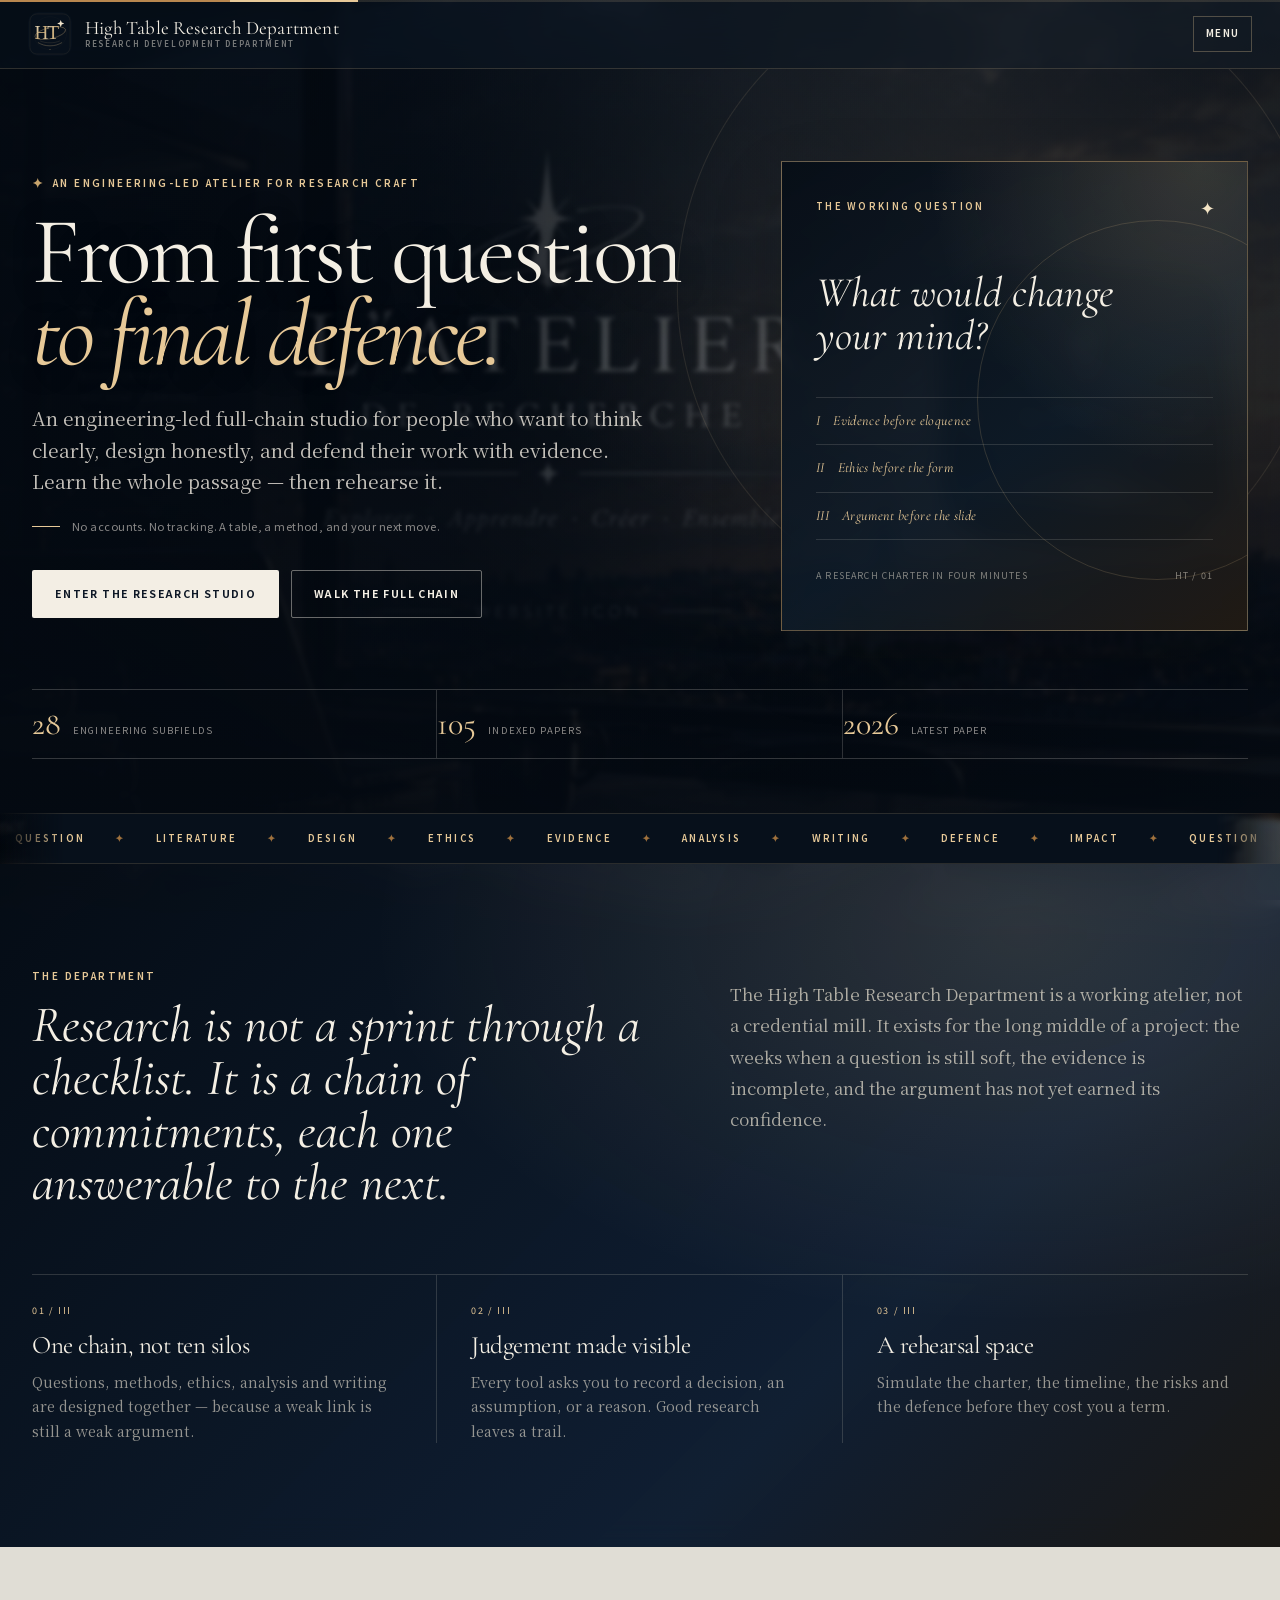
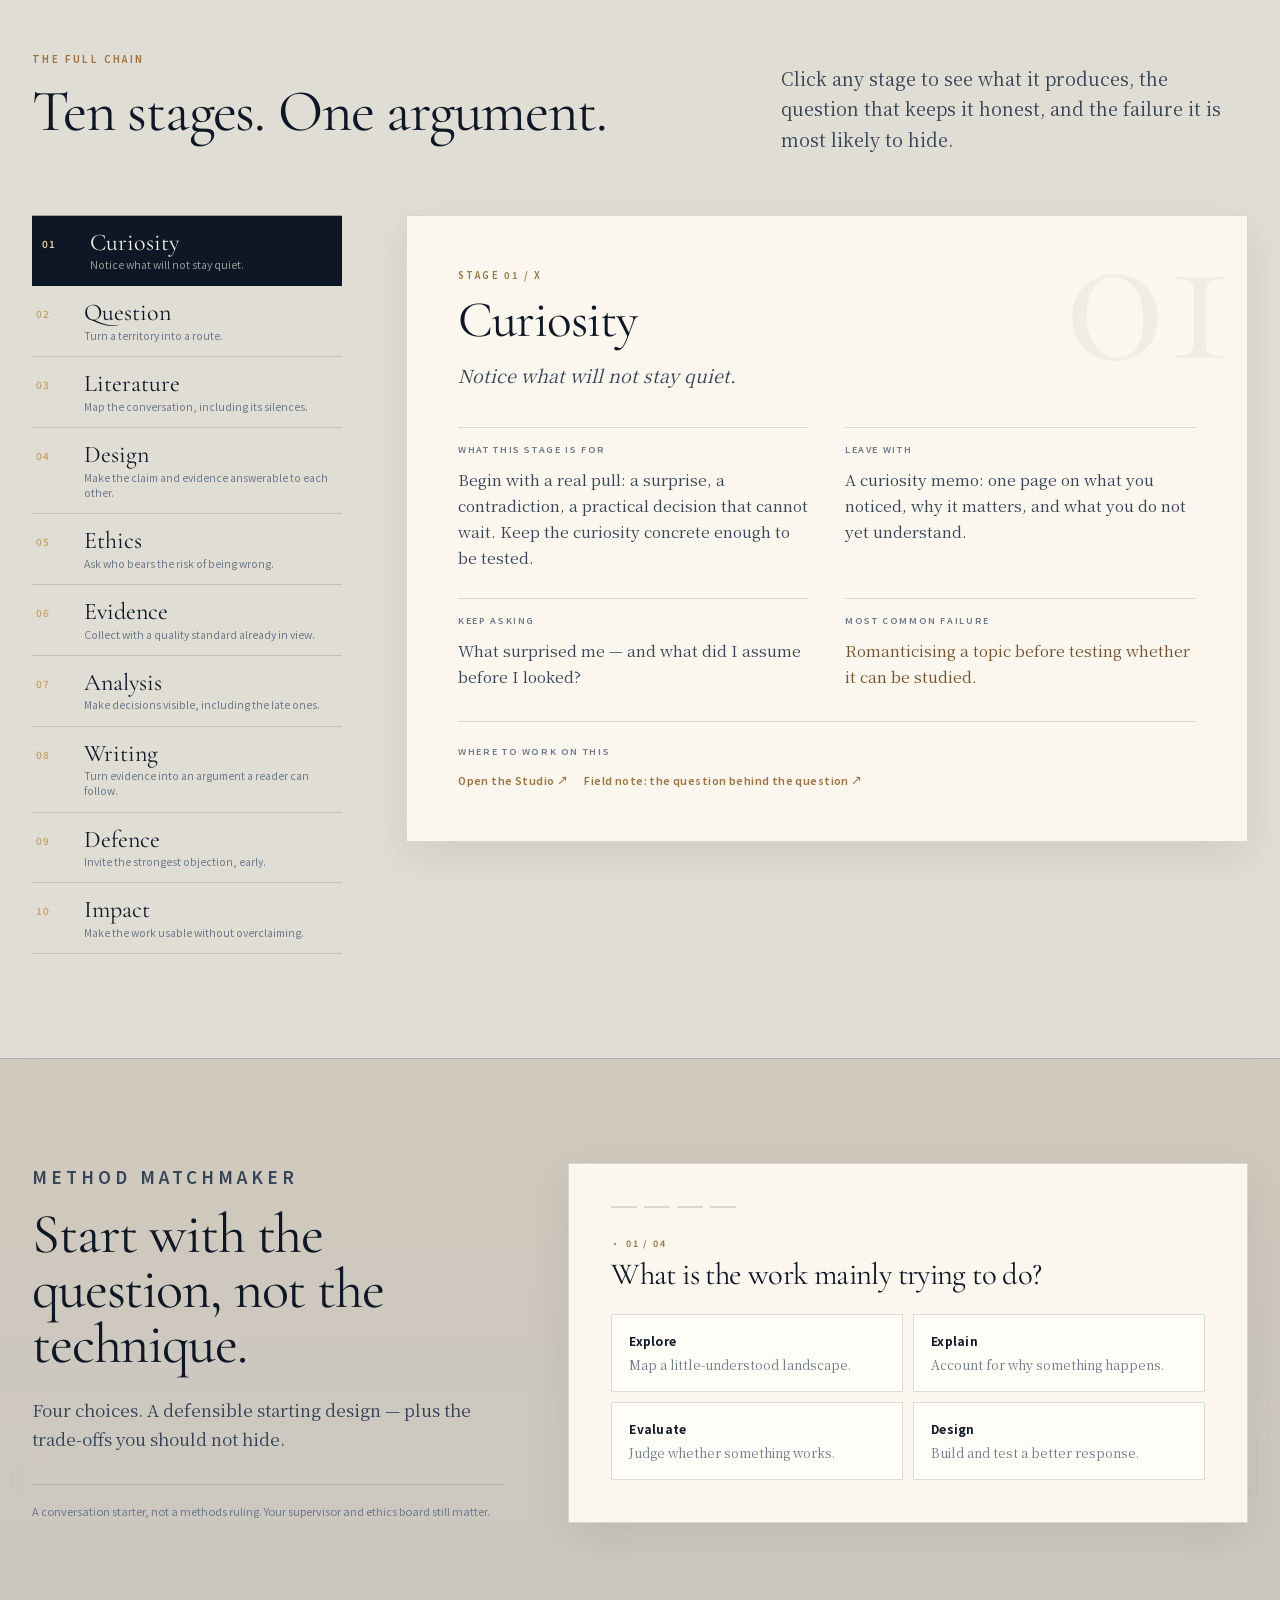
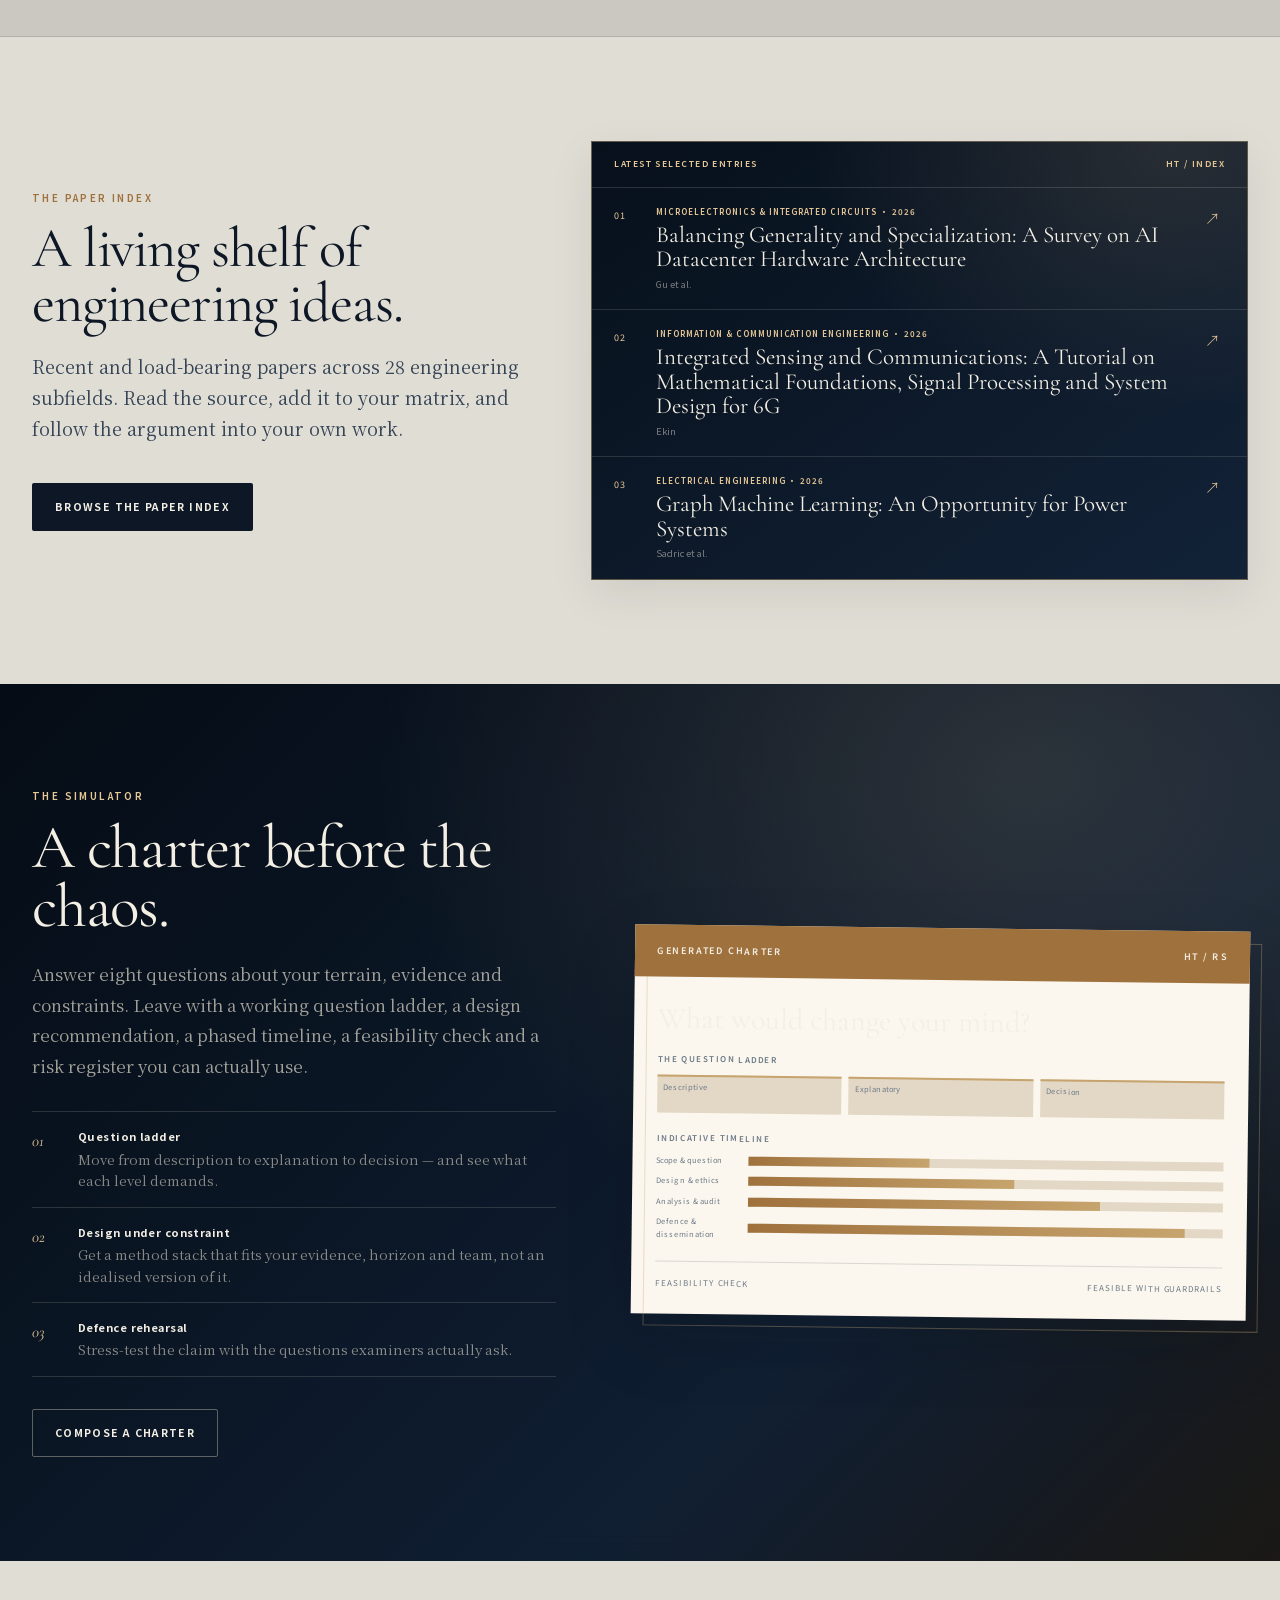
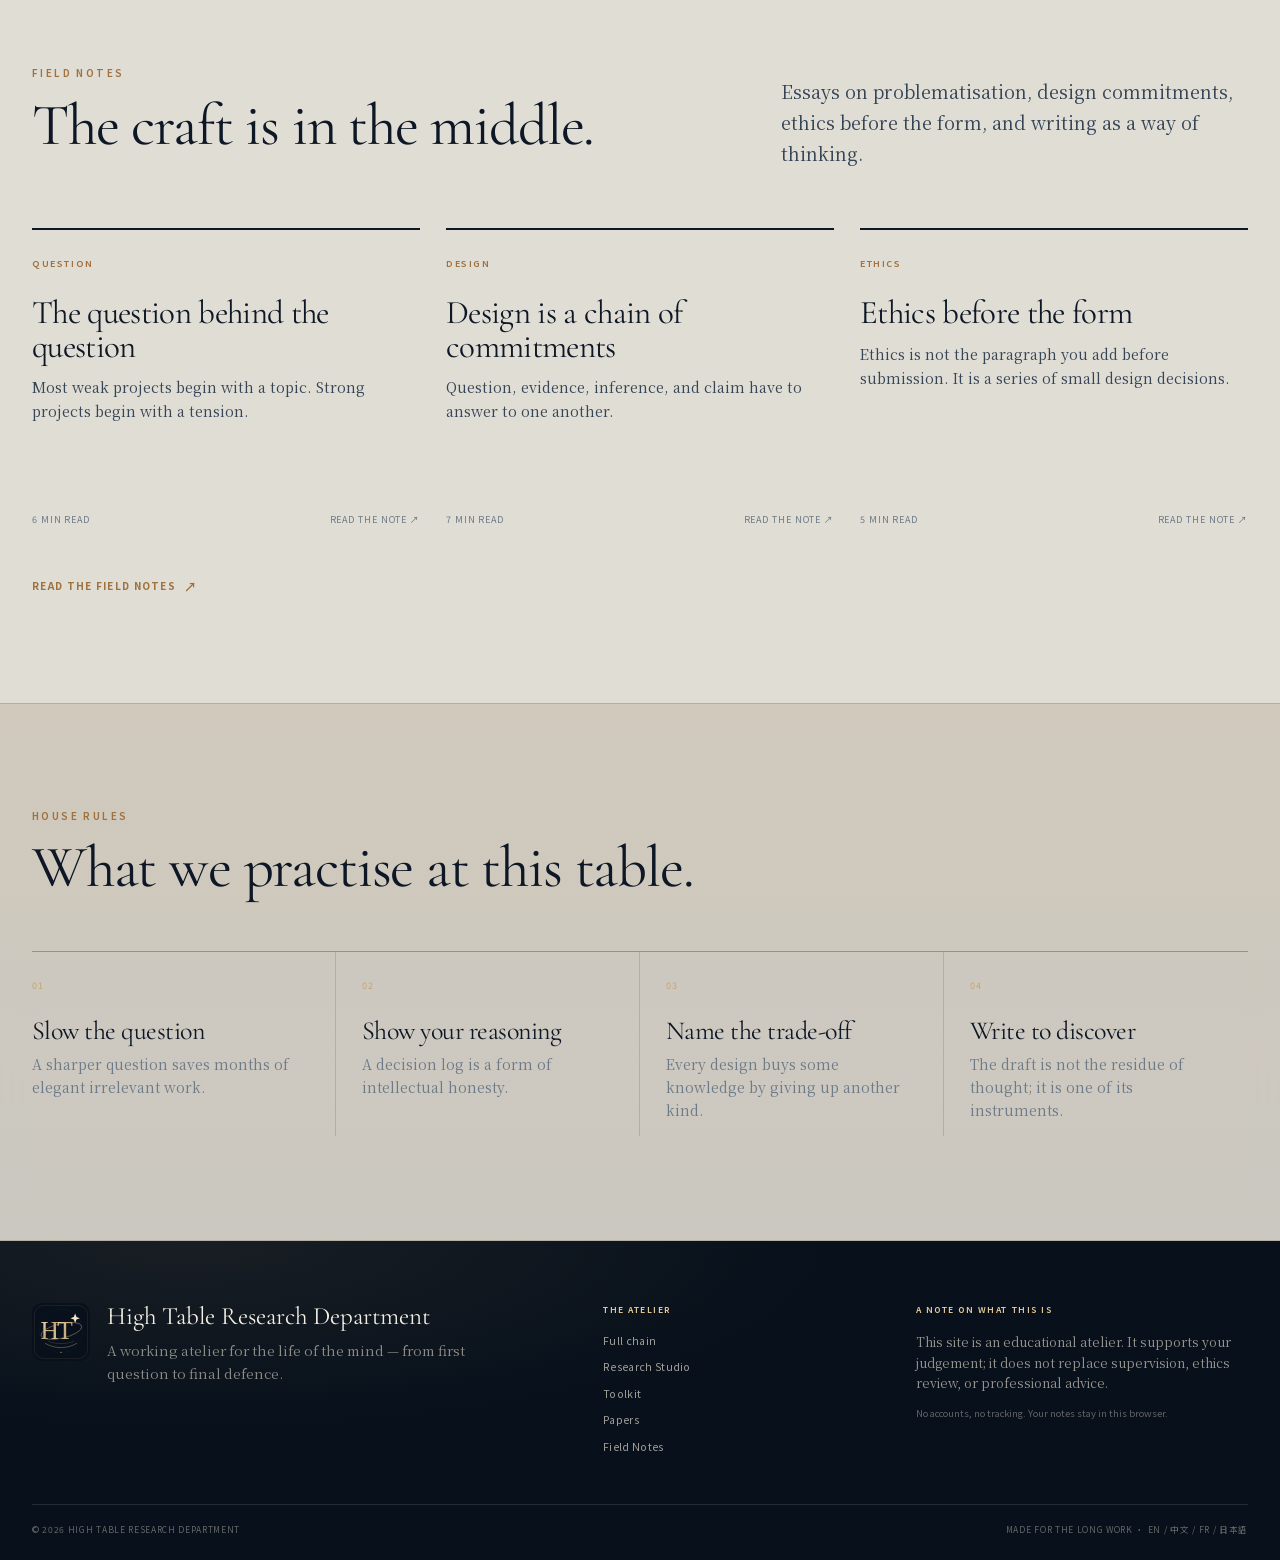
<file: index.html>
<!doctype html>
<html lang="en">
<head>
  <meta charset="utf-8">
  <meta name="viewport" content="width=device-width, initial-scale=1, viewport-fit=cover">
  <title>High Table Research Department — from first question to final defence</title>
  <meta name="description" content="An engineering-led research atelier with 28 subfields, 105 recent papers, an interactive studio and a working toolkit in English, Chinese, French and Japanese.">
  <meta name="theme-color" content="#07101b">
  <meta property="og:title" content="High Table Research Department">
  <meta property="og:description" content="An engineering-led research atelier with 28 subfields, 105 recent papers, an interactive studio and a working toolkit.">
  <meta property="og:type" content="website">
  <meta property="og:image" content="assets/img/brand/og-cover.png">
  <meta name="twitter:card" content="summary_large_image">
  <link rel="manifest" href="manifest.webmanifest">
  <link rel="icon" type="image/png" sizes="32x32" href="assets/img/brand/favicon-32.png">
  <link rel="icon" type="image/png" sizes="16x16" href="assets/img/brand/favicon-16.png">
  <link rel="icon" type="image/png" sizes="64x64" href="assets/img/brand/favicon-64.png">
  <link rel="apple-touch-icon" href="assets/img/brand/apple-touch-icon.png">
  <meta name="application-name" content="High Table Research Department">
  <meta name="mobile-web-app-capable" content="yes">
  <meta name="apple-mobile-web-app-capable" content="yes">
  <meta name="apple-mobile-web-app-status-bar-style" content="black-translucent">
  <meta name="apple-mobile-web-app-title" content="High Table">
  <link rel="stylesheet" href="assets/css/style.css">
</head>
<body data-page="home">
  <a class="skip-link" href="#main" data-i18n="common.skip">Skip to content</a>

  <header class="masthead">
    <div class="masthead__inner">
      <a class="brand" href="index.html" aria-label="High Table Research Department" data-i18n-aria="common.brandName">
        <img class="brand__mark" src="assets/img/brand/logo-mark.svg" alt="" width="44" height="44">
        <span class="brand__text">
          <span class="brand__name" data-i18n="common.brandName">High Table Research Department</span>
          <span class="brand__latin" data-i18n="common.brandLatin">RESEARCH DEVELOPMENT DEPARTMENT</span>
        </span>
      </a>
      <button class="menu-toggle" type="button" aria-expanded="false" aria-controls="site-menu" data-i18n="common.menu">Menu</button>
      <div class="masthead__menu" id="site-menu">
        <nav class="nav" aria-label="Primary navigation" data-i18n-aria="common.navLabel">
          <a href="index.html" data-nav="home" data-i18n="common.navHome">The Department</a>
          <a href="index.html#chain" data-i18n="common.navChain">Full chain</a>
          <a href="studio.html" data-nav="studio" data-i18n="common.navStudio">Research Studio</a>
          <a href="toolkit.html" data-nav="toolkit" data-i18n="common.navToolkit">Toolkit</a>
          <a href="papers.html" data-nav="papers" data-i18n="common.navPapers">Papers</a>
          <a href="notes.html" data-nav="notes" data-i18n="common.navNotes">Field Notes</a>
        </nav>
        <div class="lang" role="group" aria-label="Language" data-i18n-aria="common.language">
          <button type="button" data-lang="en" aria-pressed="true">EN</button>
          <button type="button" data-lang="zh" aria-pressed="false">中文</button>
          <button type="button" data-lang="fr" aria-pressed="false">FR</button>
          <button type="button" data-lang="ja" aria-pressed="false">日本語</button>
        </div>
      </div>
    </div>
  </header>

  <main id="main">
    <section class="hero">
      <div class="wrap">
        <div class="hero__grid">
          <div class="hero__copy">
            <p class="eyebrow" data-i18n="home.eyebrow">An independent atelier for research craft</p>
            <h1 class="hero__title" data-i18n-html="home.title">From first question<br><em>to final defence.</em></h1>
            <p class="hero__lead" data-i18n="home.lead">A full-chain studio for people who want to think clearly, design honestly, and defend their work with evidence. Learn the whole passage — then rehearse it.</p>
            <p class="hero__note" data-i18n="home.note">No accounts. No tracking. A table, a method, and your next move.</p>
            <div class="hero__actions">
              <a class="btn btn--primary" href="studio.html" data-i18n="common.ctaStudio">Enter the Research Studio</a>
              <a class="btn btn--outline" href="#chain" data-i18n="common.ctaChain">Walk the full chain</a>
            </div>
          </div>

          <aside class="hero__folio" data-i18n-aria="common.studioPrompt">
            <p class="folio__label" data-i18n="home.heroCard.label">The working question</p>
            <p class="folio__question" data-i18n="home.heroCard.question">What would change your mind?</p>
            <ul class="folio__meta">
              <li><span>I</span><span data-i18n="home.heroCard.meta.0">Evidence before eloquence</span></li>
              <li><span>II</span><span data-i18n="home.heroCard.meta.1">Ethics before the form</span></li>
              <li><span>III</span><span data-i18n="home.heroCard.meta.2">Argument before the slide</span></li>
            </ul>
            <div class="folio__footer">
              <span data-i18n="home.heroCard.footer">A research charter in four minutes</span>
              <span>HT / 01</span>
            </div>
          </aside>
        </div>

        <div class="hero__stats">
          <div class="hero__stat"><strong data-stat="fields">28</strong><span data-i18n="home.stats.0.label">engineering subfields</span></div>
          <div class="hero__stat"><strong data-stat="papers">105</strong><span data-i18n="home.stats.1.label">indexed papers</span></div>
          <div class="hero__stat"><strong data-stat="latest">2026</strong><span data-i18n="home.stats.2.label">latest paper</span></div>
        </div>
      </div>
    </section>

    <div class="marquee" aria-hidden="true">
      <div class="marquee__track" id="marquee-track"></div>
    </div>

    <section class="section section--dark">
      <div class="wrap">
        <div class="manifesto">
          <div>
            <p class="kicker" data-i18n="home.manifesto.kicker">The department</p>
            <p class="manifesto__quote" data-i18n="home.manifesto.quote">Research is not a sprint through a checklist. It is a chain of commitments, each one answerable to the next.</p>
          </div>
          <p class="manifesto__body" data-i18n="home.manifesto.body">The High Table Research Department is a working atelier, not a credential mill. It exists for the long middle of a project: the weeks when a question is still soft, the evidence is incomplete, and the argument has not yet earned its confidence.</p>
        </div>
        <div class="pillars" id="pillars"></div>
      </div>
    </section>

    <section class="section" id="chain">
      <div class="wrap">
        <div class="section-head section-head--split">
          <div>
            <p class="kicker" data-i18n="home.chain.kicker">The full chain</p>
            <h2 data-i18n="home.chain.title">Ten stages. One argument.</h2>
          </div>
          <p class="section-head__lead" data-i18n="home.chain.lead">Click any stage to see what it produces, the question that keeps it honest, and the failure it is most likely to hide.</p>
        </div>
        <div class="chain">
          <div class="chain__list" id="chain-list" role="tablist" data-i18n-aria="common.researchStages"></div>
          <div class="chain__detail" id="chain-detail" role="tabpanel" tabindex="0" aria-live="polite"></div>
        </div>
      </div>
    </section>

    <section class="section section--paper-deep" id="match">
      <div class="wrap">
        <div class="match">
          <div class="match__intro">
            <p class="kicker" data-i18n="home.match.kicker">Method matchmaker</p>
            <h2 data-i18n="home.match.title">Start with the question, not the technique.</h2>
            <p data-i18n="home.match.lead">Four choices. A defensible starting design — plus the trade-offs you should not hide.</p>
            <p class="match__disclaimer" data-i18n="home.match.disclaimer">A conversation starter, not a methods ruling. Your supervisor and ethics board still matter.</p>
          </div>
          <div class="match__card" id="match-card" aria-live="polite"></div>
        </div>
      </div>
    </section>

    <section class="section" id="paper-index">
      <div class="wrap">
        <div class="papers-teaser">
          <div>
            <p class="kicker" data-i18n="home.papersTeaser.kicker">The Paper Index</p>
            <h2 data-i18n="home.papersTeaser.title">A working shelf of engineering ideas.</h2>
            <p class="section-head__lead" data-i18n="home.papersTeaser.lead">Load-bearing papers, indexed by engineering field. Read the source, add it to your matrix, and follow the argument into your own work.</p>
            <div class="notes-teaser__footer">
              <a class="btn btn--primary" href="papers.html" data-i18n="home.papersTeaser.cta">Browse the paper index</a>
            </div>
          </div>
          <div class="papers-teaser__panel">
            <div class="papers-teaser__head">
              <span data-i18n="papers.home.selected">Selected entries</span>
              <span>HT / INDEX</span>
            </div>
            <div class="papers-teaser__list" id="papers-teaser-list"></div>
          </div>
        </div>
      </div>
    </section>

    <section class="section section--dark">
      <div class="wrap">
        <div class="studio-teaser">
          <div>
            <p class="kicker" data-i18n="home.studioTeaser.kicker">The simulator</p>
            <h2 data-i18n="home.studioTeaser.title">A charter before the chaos.</h2>
            <p class="studio-teaser__lead" data-i18n="home.studioTeaser.lead">Answer six questions about your terrain, evidence and constraints. Leave with a working question ladder, a design recommendation, a phased timeline, a feasibility check and a risk register you can actually use.</p>
            <div class="feature-list" id="feature-list"></div>
            <a class="btn btn--light" href="studio.html" data-i18n="home.studioTeaser.cta">Compose a charter</a>
          </div>
          <div class="mock" aria-hidden="true">
            <div class="mock__head">
              <span data-i18n="studio.charter.kicker">Generated charter</span>
              <span>HT / RS</span>
            </div>
            <div class="mock__body">
              <p class="mock__title" data-i18n="home.heroCard.question">What would change your mind?</p>
              <p class="mock__label" data-i18n="studio.charter.questionLadder">The question ladder</p>
              <div class="mock__ladder">
                <span data-i18n="studio.charter.descriptive">Descriptive</span>
                <span data-i18n="studio.charter.explanatory">Explanatory</span>
                <span data-i18n="studio.charter.decision">Decision</span>
              </div>
              <p class="mock__label" data-i18n="studio.charter.timeline">Indicative timeline</p>
              <div class="mock__bar"><span data-i18n="studio.phases.0.name">Scope &amp; question</span><span class="mock__track"><i style="width:38%"></i></span></div>
              <div class="mock__bar"><span data-i18n="studio.phases.2.name">Design &amp; ethics</span><span class="mock__track"><i style="width:56%"></i></span></div>
              <div class="mock__bar"><span data-i18n="studio.phases.4.name">Analysis &amp; audit</span><span class="mock__track"><i style="width:74%"></i></span></div>
              <div class="mock__bar"><span data-i18n="studio.phases.6.name">Defence &amp; dissemination</span><span class="mock__track"><i style="width:92%"></i></span></div>
              <div class="mock__foot">
                <span data-i18n="studio.charter.feasibility">Feasibility check</span>
                <span data-i18n="studio.charter.feasibilityLabels.feasible">Feasible with guardrails</span>
              </div>
            </div>
          </div>
        </div>
      </div>
    </section>

    <section class="section">
      <div class="wrap">
        <div class="section-head section-head--split">
          <div>
            <p class="kicker" data-i18n="home.notesTeaser.kicker">Field Notes</p>
            <h2 data-i18n="home.notesTeaser.title">The craft is in the middle.</h2>
          </div>
          <p class="section-head__lead" data-i18n="home.notesTeaser.lead">Essays on problematisation, design commitments, ethics before the form, and writing as a way of thinking.</p>
        </div>
        <div class="notes-grid" id="notes-preview"></div>
        <div class="notes-teaser__footer">
          <a class="text-link" href="notes.html" data-i18n="home.notesTeaser.cta">Read the field notes</a>
        </div>
      </div>
    </section>

    <section class="section section--paper-deep">
      <div class="wrap">
        <div class="section-head">
          <p class="kicker" data-i18n="home.principles.kicker">House rules</p>
          <h2 data-i18n="home.principles.title">What we practise at this table.</h2>
        </div>
        <div class="principles" id="principles"></div>
      </div>
    </section>
  </main>

  <footer class="site-footer">
    <div class="wrap">
      <div class="footer__main">
        <div class="footer__brand">
          <img class="footer__mark" src="assets/img/brand/logo-mark.svg" alt="" width="58" height="58">
          <div>
            <span class="footer__name" data-i18n="common.brandName">High Table Research Department</span>
            <p class="footer__tagline" data-i18n="common.footerTagline">A working atelier for the life of the mind — from first question to final defence.</p>
          </div>
        </div>
        <div>
          <p class="footer__heading" data-i18n="common.footerExplore">The atelier</p>
          <nav class="footer__nav" data-i18n-aria="common.footerNavLabel">
            <a href="index.html#chain" data-i18n="common.navChain">Full chain</a>
            <a href="studio.html" data-i18n="common.navStudio">Research Studio</a>
            <a href="toolkit.html" data-i18n="common.navToolkit">Toolkit</a>
            <a href="papers.html" data-i18n="common.navPapers">Papers</a>
            <a href="notes.html" data-i18n="common.navNotes">Field Notes</a>
          </nav>
        </div>
        <div>
          <p class="footer__heading" data-i18n="common.footerStatementTitle">A note on what this is</p>
          <p class="footer__statement" data-i18n="common.footerStatement">This site is an educational atelier. It supports your judgement; it does not replace supervision, ethics review, or professional advice.</p>
          <p class="footer__note" data-i18n="common.footerNote">No accounts, no tracking. Your notes stay in this browser.</p>
        </div>
      </div>
      <div class="footer__bottom">
        <span data-i18n="common.footerRights">© 2026 High Table Research Department</span>
        <span data-i18n="common.footerMade">Made for the long work · EN / 中文 / FR / 日本語</span>
      </div>
    </div>
  </footer>

  <script src="assets/js/i18n-en.js"></script>
  <script src="assets/js/i18n-zh.js"></script>
  <script src="assets/js/i18n-fr.js"></script>
  <script src="assets/js/i18n-ja.js"></script>
  <script src="assets/js/field-data.js"></script>
  <script src="assets/js/paper-data.js"></script>
  <script src="assets/js/paper-i18n-ja.js"></script>
  <script src="assets/js/site.js"></script>
  <script src="assets/js/home.js"></script>
</body>
</html>
</file>
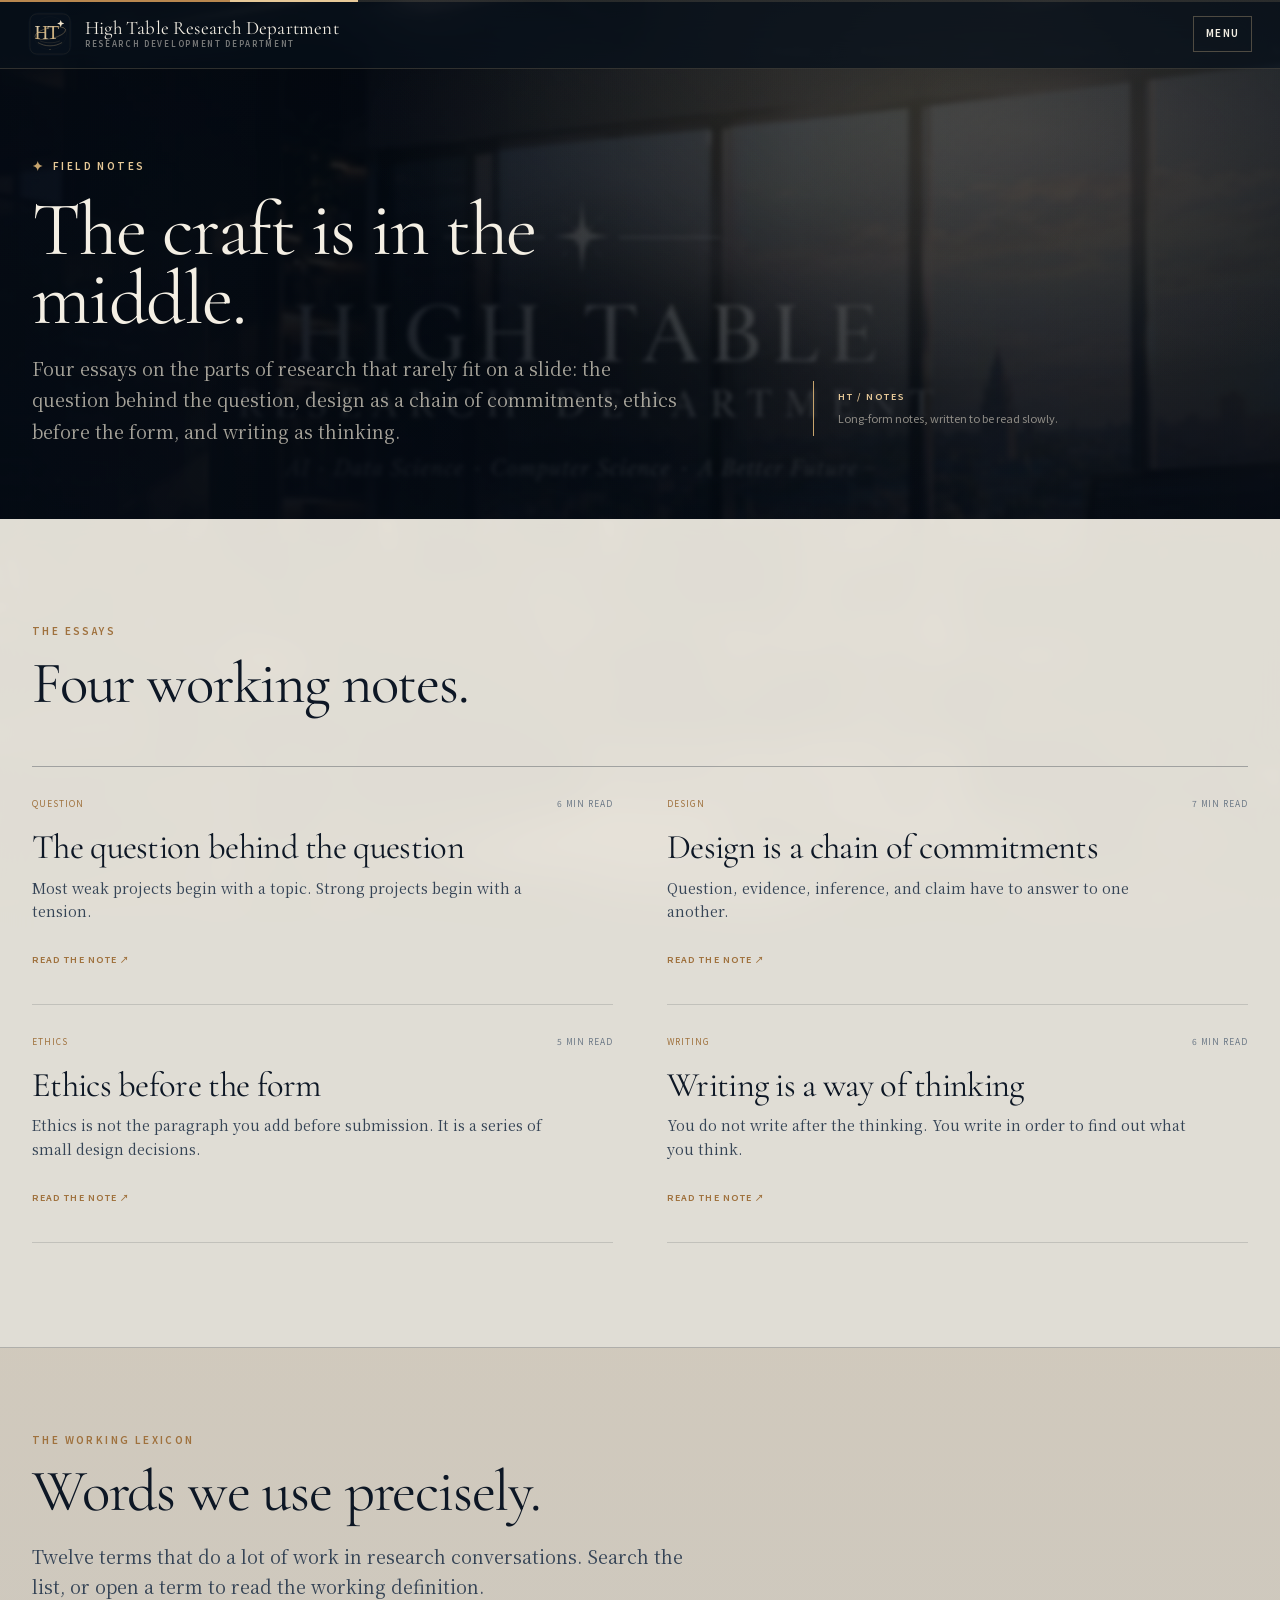
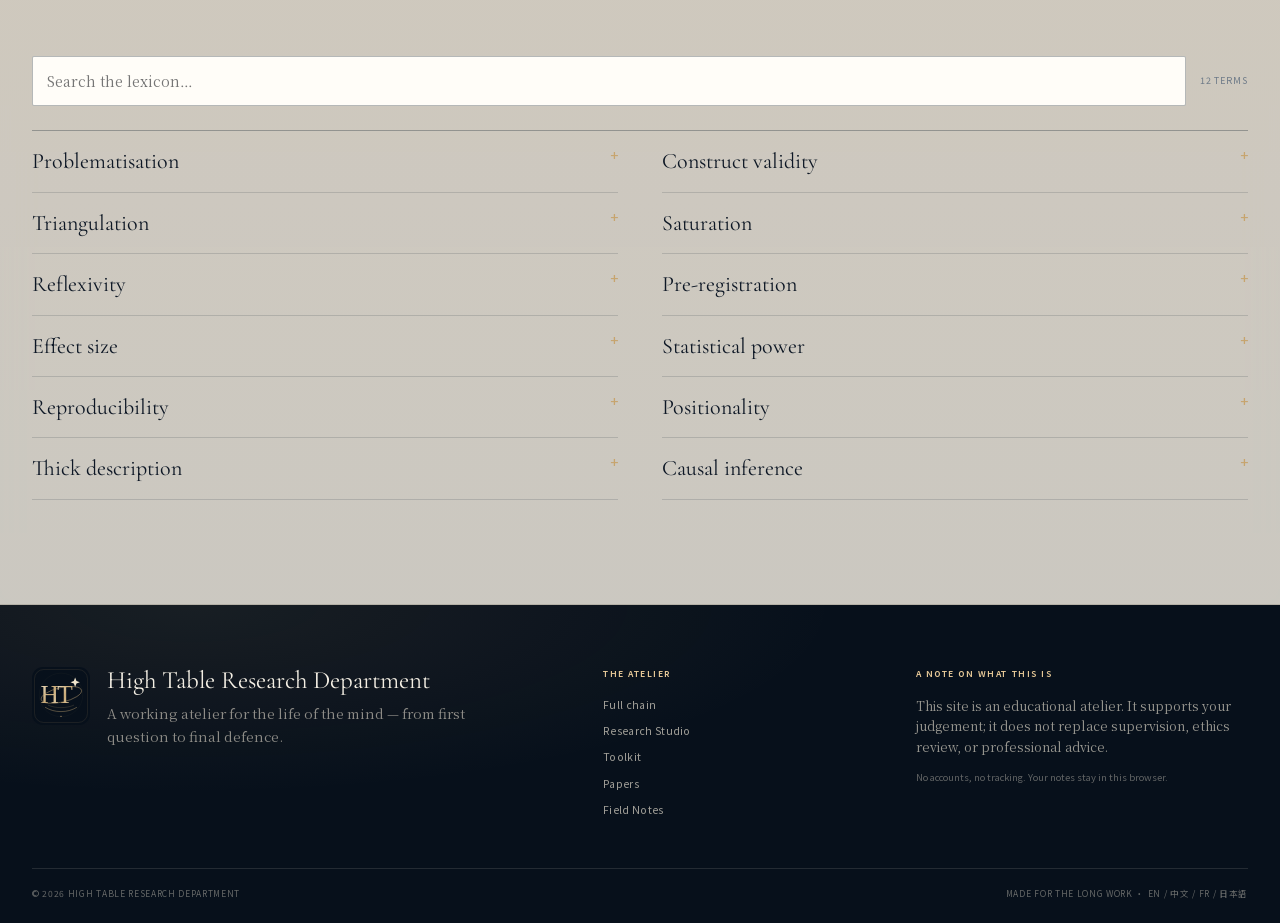
<file: notes.html>
<!doctype html>
<html lang="en">
<head>
  <meta charset="utf-8">
  <meta name="viewport" content="width=device-width, initial-scale=1, viewport-fit=cover">
  <title>Field Notes — High Table Research Department</title>
  <meta name="description" content="Essays and a working lexicon on questions, design, ethics and writing.">
  <meta name="theme-color" content="#07101b">
  <meta property="og:title" content="Field Notes — High Table Research Department">
  <meta property="og:description" content="The craft is in the middle: essays on questions, design, ethics and writing.">
  <meta property="og:type" content="website">
  <meta property="og:image" content="assets/img/brand/og-cover.png">
  <link rel="manifest" href="manifest.webmanifest">
  <link rel="icon" type="image/png" sizes="32x32" href="assets/img/brand/favicon-32.png">
  <link rel="icon" type="image/png" sizes="16x16" href="assets/img/brand/favicon-16.png">
  <link rel="icon" type="image/png" sizes="64x64" href="assets/img/brand/favicon-64.png">
  <link rel="apple-touch-icon" href="assets/img/brand/apple-touch-icon.png">
  <meta name="application-name" content="High Table Research Department">
  <meta name="mobile-web-app-capable" content="yes">
  <meta name="apple-mobile-web-app-capable" content="yes">
  <meta name="apple-mobile-web-app-status-bar-style" content="black-translucent">
  <meta name="apple-mobile-web-app-title" content="High Table">
  <link rel="stylesheet" href="assets/css/style.css">
</head>
<body data-page="notes">
  <a class="skip-link" href="#main" data-i18n="common.skip">Skip to content</a>

  <header class="masthead">
    <div class="masthead__inner">
      <a class="brand" href="index.html" aria-label="High Table Research Department" data-i18n-aria="common.brandName">
        <img class="brand__mark" src="assets/img/brand/logo-mark.svg" alt="" width="44" height="44">
        <span class="brand__text">
          <span class="brand__name" data-i18n="common.brandName">High Table Research Department</span>
          <span class="brand__latin" data-i18n="common.brandLatin">RESEARCH DEVELOPMENT DEPARTMENT</span>
        </span>
      </a>
      <button class="menu-toggle" type="button" aria-expanded="false" aria-controls="site-menu" data-i18n="common.menu">Menu</button>
      <div class="masthead__menu" id="site-menu">
        <nav class="nav" aria-label="Primary navigation" data-i18n-aria="common.navLabel">
          <a href="index.html" data-nav="home" data-i18n="common.navHome">The Department</a>
          <a href="index.html#chain" data-i18n="common.navChain">Full chain</a>
          <a href="studio.html" data-nav="studio" data-i18n="common.navStudio">Research Studio</a>
          <a href="toolkit.html" data-nav="toolkit" data-i18n="common.navToolkit">Toolkit</a>
          <a href="papers.html" data-nav="papers" data-i18n="common.navPapers">Papers</a>
          <a href="notes.html" data-nav="notes" data-i18n="common.navNotes">Field Notes</a>
        </nav>
        <div class="lang" role="group" aria-label="Language" data-i18n-aria="common.language">
          <button type="button" data-lang="en" aria-pressed="true">EN</button>
          <button type="button" data-lang="zh" aria-pressed="false">中文</button>
          <button type="button" data-lang="fr" aria-pressed="false">FR</button>
          <button type="button" data-lang="ja" aria-pressed="false">日本語</button>
        </div>
      </div>
    </div>
  </header>

  <main id="main">
    <section class="page-hero">
      <div class="wrap">
        <div class="page-hero__inner">
          <div>
            <p class="eyebrow eyebrow--light" data-i18n="notes.hero.eyebrow">Field Notes</p>
            <h1 data-i18n-html="notes.hero.title">The craft is in the middle.</h1>
            <p class="page-hero__lead" data-i18n="notes.hero.lead">Four essays on the parts of research that rarely fit on a slide: the question behind the question, design as a chain of commitments, ethics before the form, and writing as thinking.</p>
          </div>
          <p class="page-hero__note"><strong>HT / NOTES</strong><span data-i18n="notes.hero.note">Long-form notes, written to be read slowly.</span></p>
        </div>
      </div>
    </section>

    <section class="section">
      <div class="wrap">
        <div class="section-head">
          <p class="kicker" data-i18n="notes.indexKicker">The essays</p>
          <h2 data-i18n="notes.indexTitle">Four working notes.</h2>
        </div>
        <div class="essays" id="essays-grid"></div>
      </div>
    </section>

    <section class="lexicon-section section--paper-deep" id="lexicon">
      <div class="wrap">
        <div class="section-head">
          <p class="kicker" data-i18n="notes.lexicon.kicker">The working lexicon</p>
          <h2 data-i18n="notes.lexicon.title">Words we use precisely.</h2>
          <p class="section-head__lead" data-i18n="notes.lexicon.lead">Twelve terms that do a lot of work in research conversations. Search the list, or open a term to read the working definition.</p>
        </div>
        <div class="lexicon-toolbar">
          <input class="lexicon-search" id="lexicon-search" type="search" data-i18n-placeholder="notes.lexicon.searchPlaceholder" placeholder="Search the lexicon…">
          <span class="lexicon-count" id="lexicon-count"></span>
        </div>
        <div class="lexicon" id="lexicon-grid"></div>
      </div>
    </section>
  </main>

  <dialog class="essay-dialog" id="essay-dialog" aria-labelledby="essay-dialog-title">
    <div class="essay-dialog__inner">
      <button class="essay-dialog__close" type="button" id="essay-close" data-i18n-aria="common.closeDialog" aria-label="Close dialog">×</button>
      <div id="essay-dialog-content"></div>
    </div>
  </dialog>

  <footer class="site-footer">
    <div class="wrap">
      <div class="footer__main">
        <div class="footer__brand">
          <img class="footer__mark" src="assets/img/brand/logo-mark.svg" alt="" width="58" height="58">
          <div>
            <span class="footer__name" data-i18n="common.brandName">High Table Research Department</span>
            <p class="footer__tagline" data-i18n="common.footerTagline">A working atelier for the life of the mind — from first question to final defence.</p>
          </div>
        </div>
        <div>
          <p class="footer__heading" data-i18n="common.footerExplore">The atelier</p>
          <nav class="footer__nav" data-i18n-aria="common.footerNavLabel">
            <a href="index.html#chain" data-i18n="common.navChain">Full chain</a>
            <a href="studio.html" data-i18n="common.navStudio">Research Studio</a>
            <a href="toolkit.html" data-i18n="common.navToolkit">Toolkit</a>
            <a href="papers.html" data-i18n="common.navPapers">Papers</a>
            <a href="notes.html" data-i18n="common.navNotes">Field Notes</a>
          </nav>
        </div>
        <div>
          <p class="footer__heading" data-i18n="common.footerStatementTitle">A note on what this is</p>
          <p class="footer__statement" data-i18n="common.footerStatement">This site is an educational atelier. It supports your judgement; it does not replace supervision, ethics review, or professional advice.</p>
          <p class="footer__note" data-i18n="common.footerNote">No accounts, no tracking. Your notes stay in this browser.</p>
        </div>
      </div>
      <div class="footer__bottom">
        <span data-i18n="common.footerRights">© 2026 High Table Research Department</span>
        <span data-i18n="common.footerMade">Made for the long work · EN / 中文 / FR / 日本語</span>
      </div>
    </div>
  </footer>

  <script src="assets/js/i18n-en.js"></script>
  <script src="assets/js/i18n-zh.js"></script>
  <script src="assets/js/i18n-fr.js"></script>
  <script src="assets/js/i18n-ja.js"></script>
  <script src="assets/js/field-data.js"></script>
  <script src="assets/js/site.js"></script>
  <script src="assets/js/notes.js"></script>
</body>
</html>
</file>
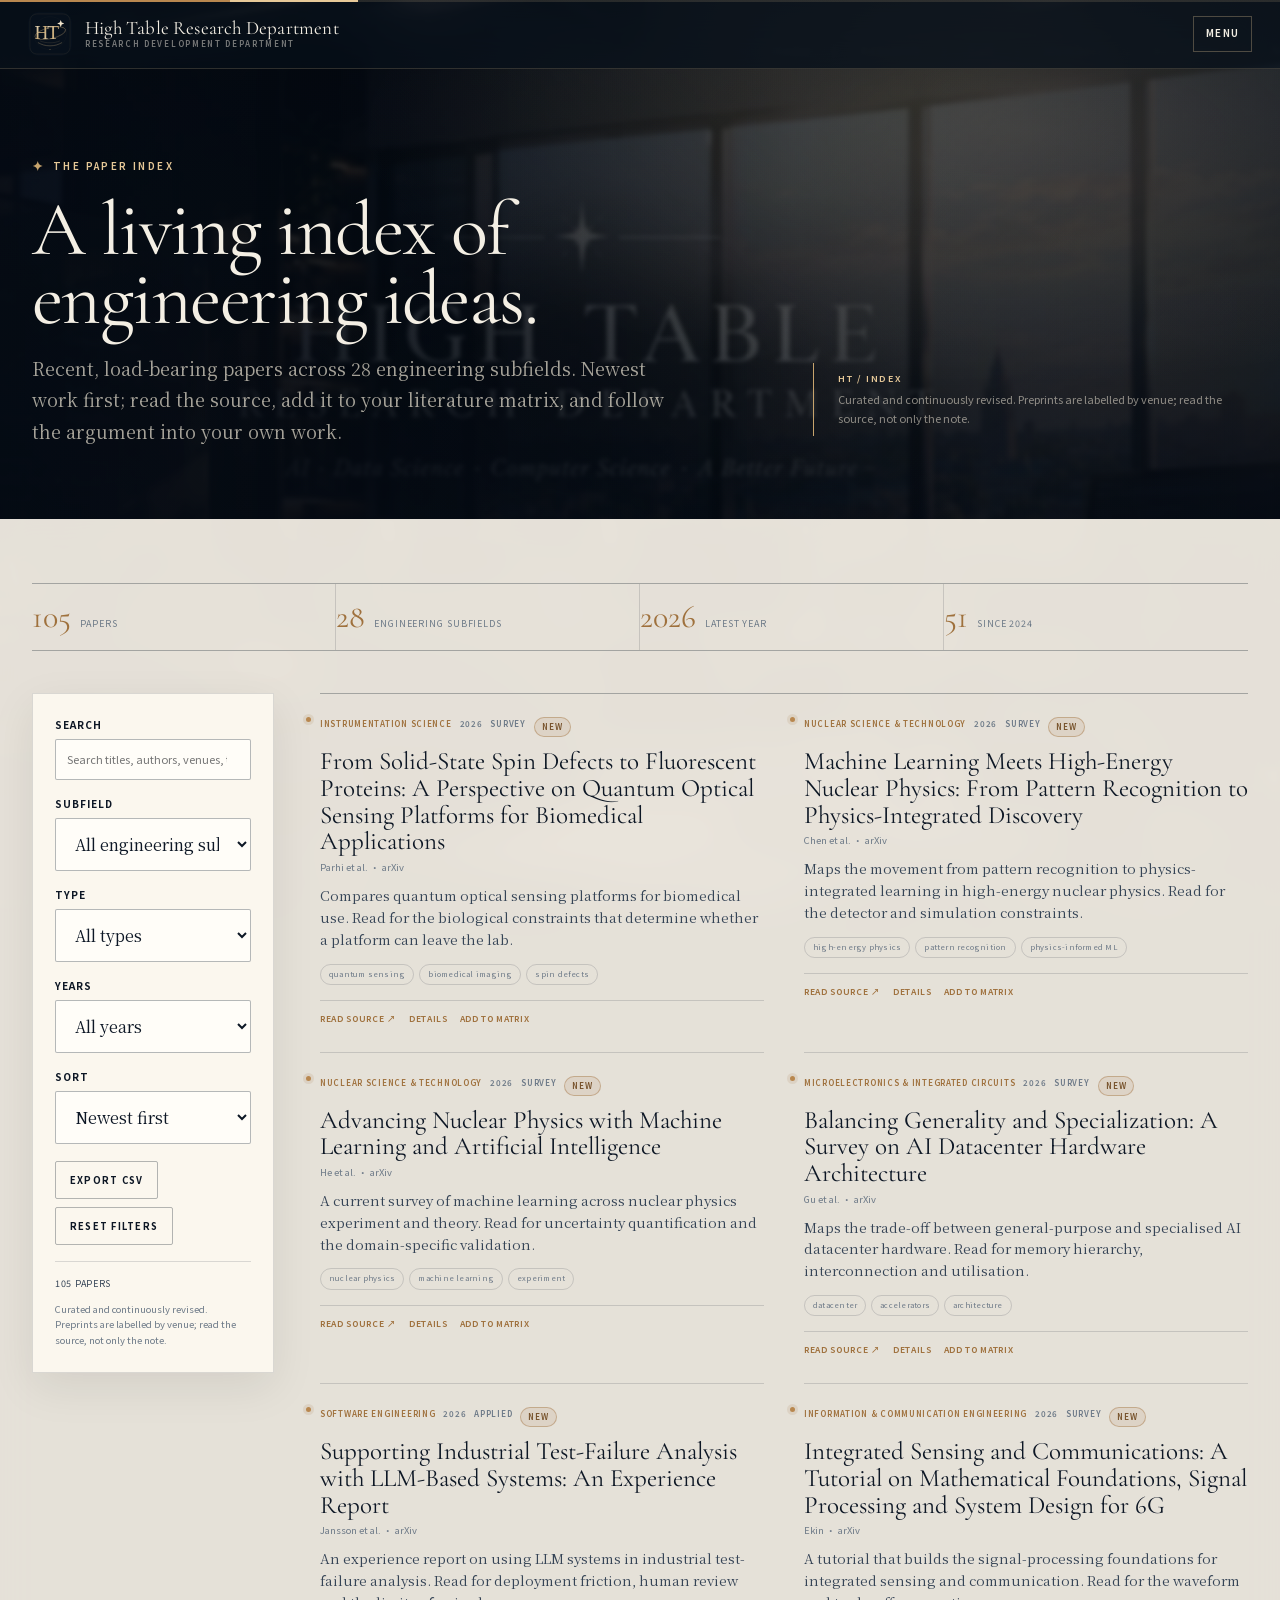
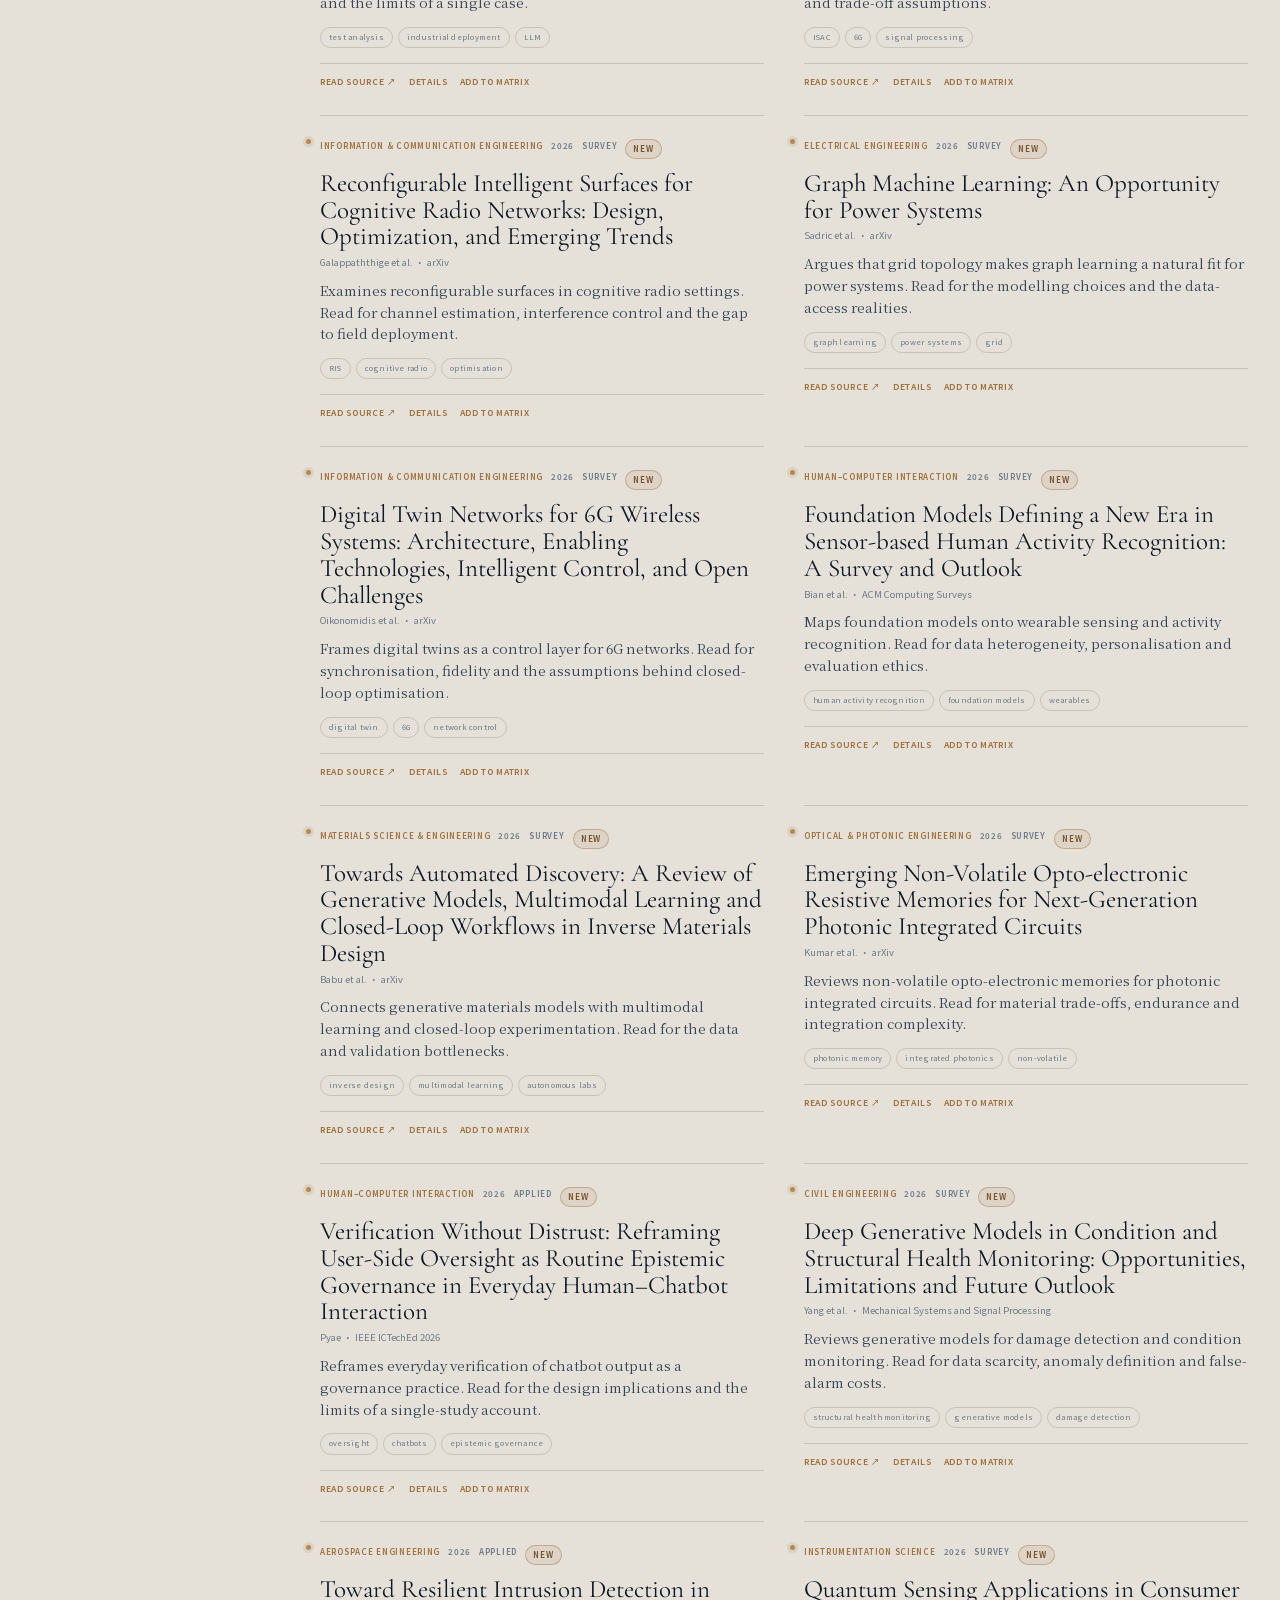
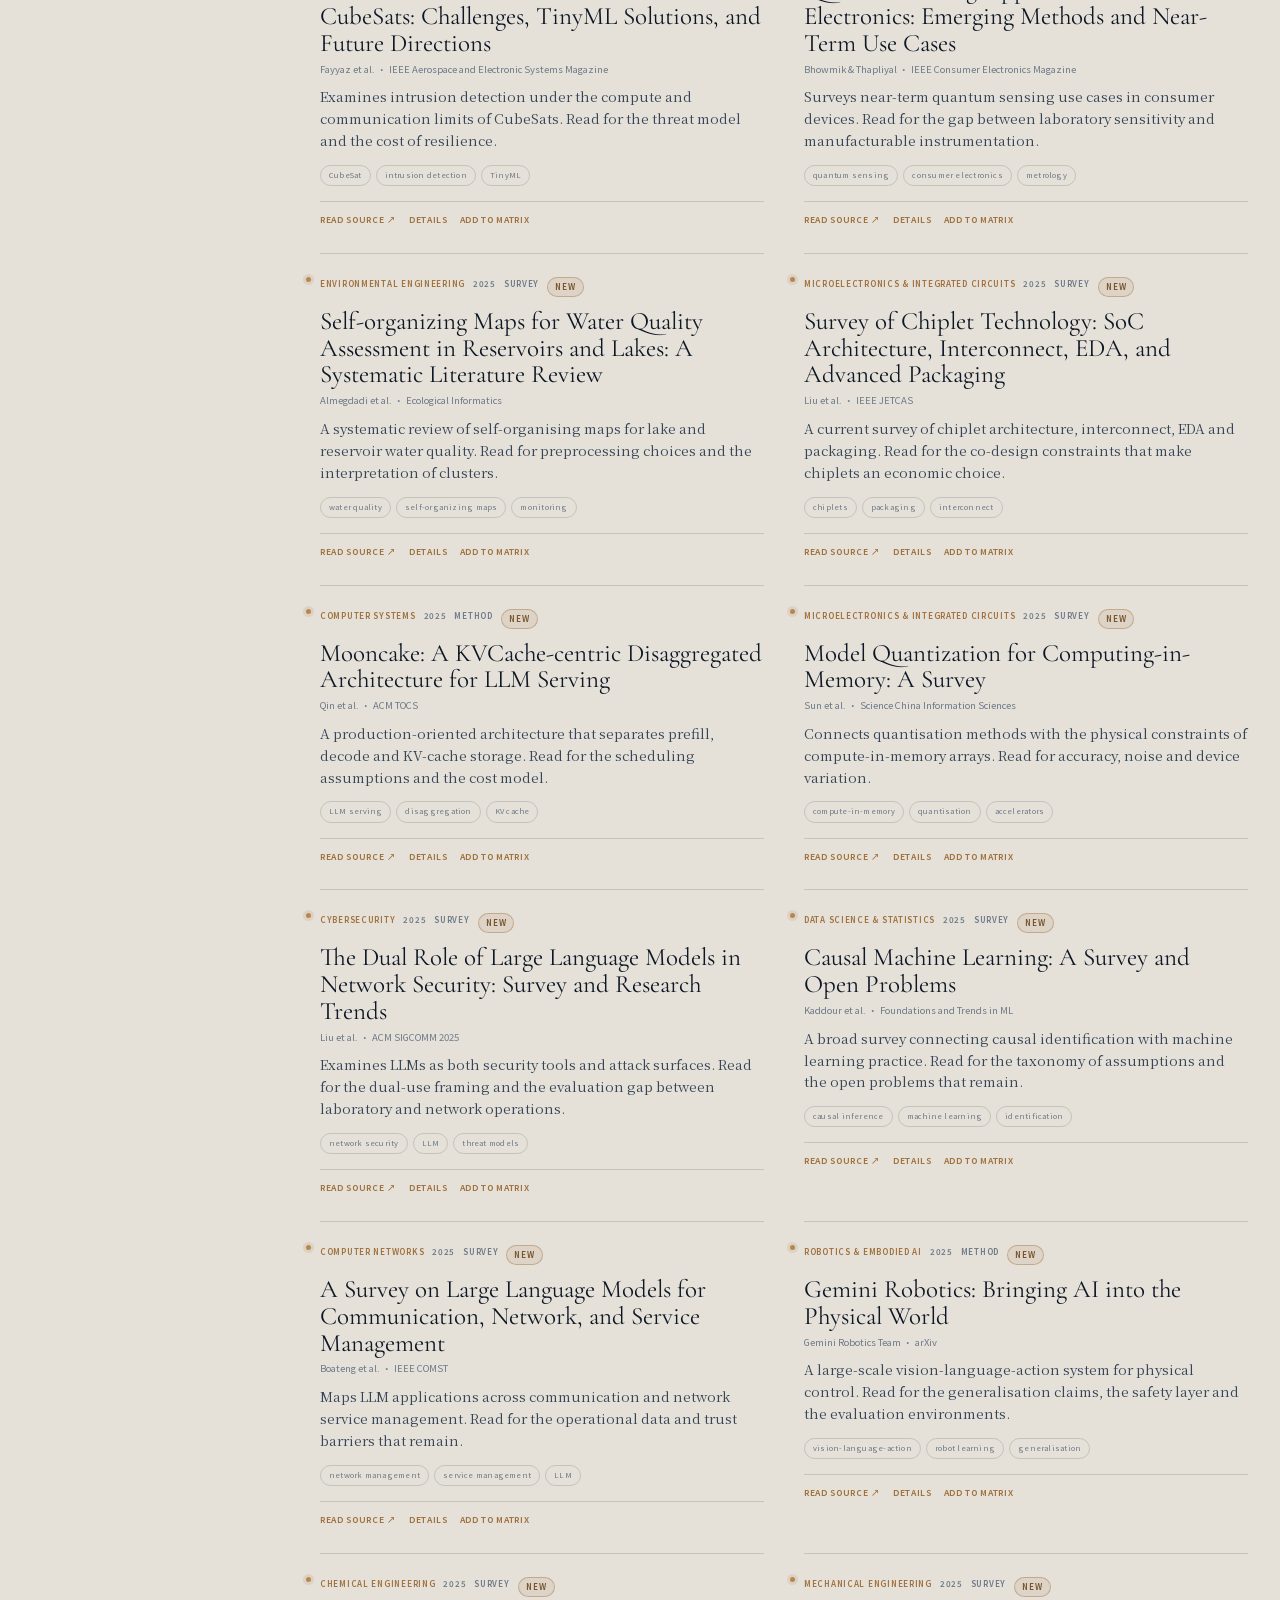
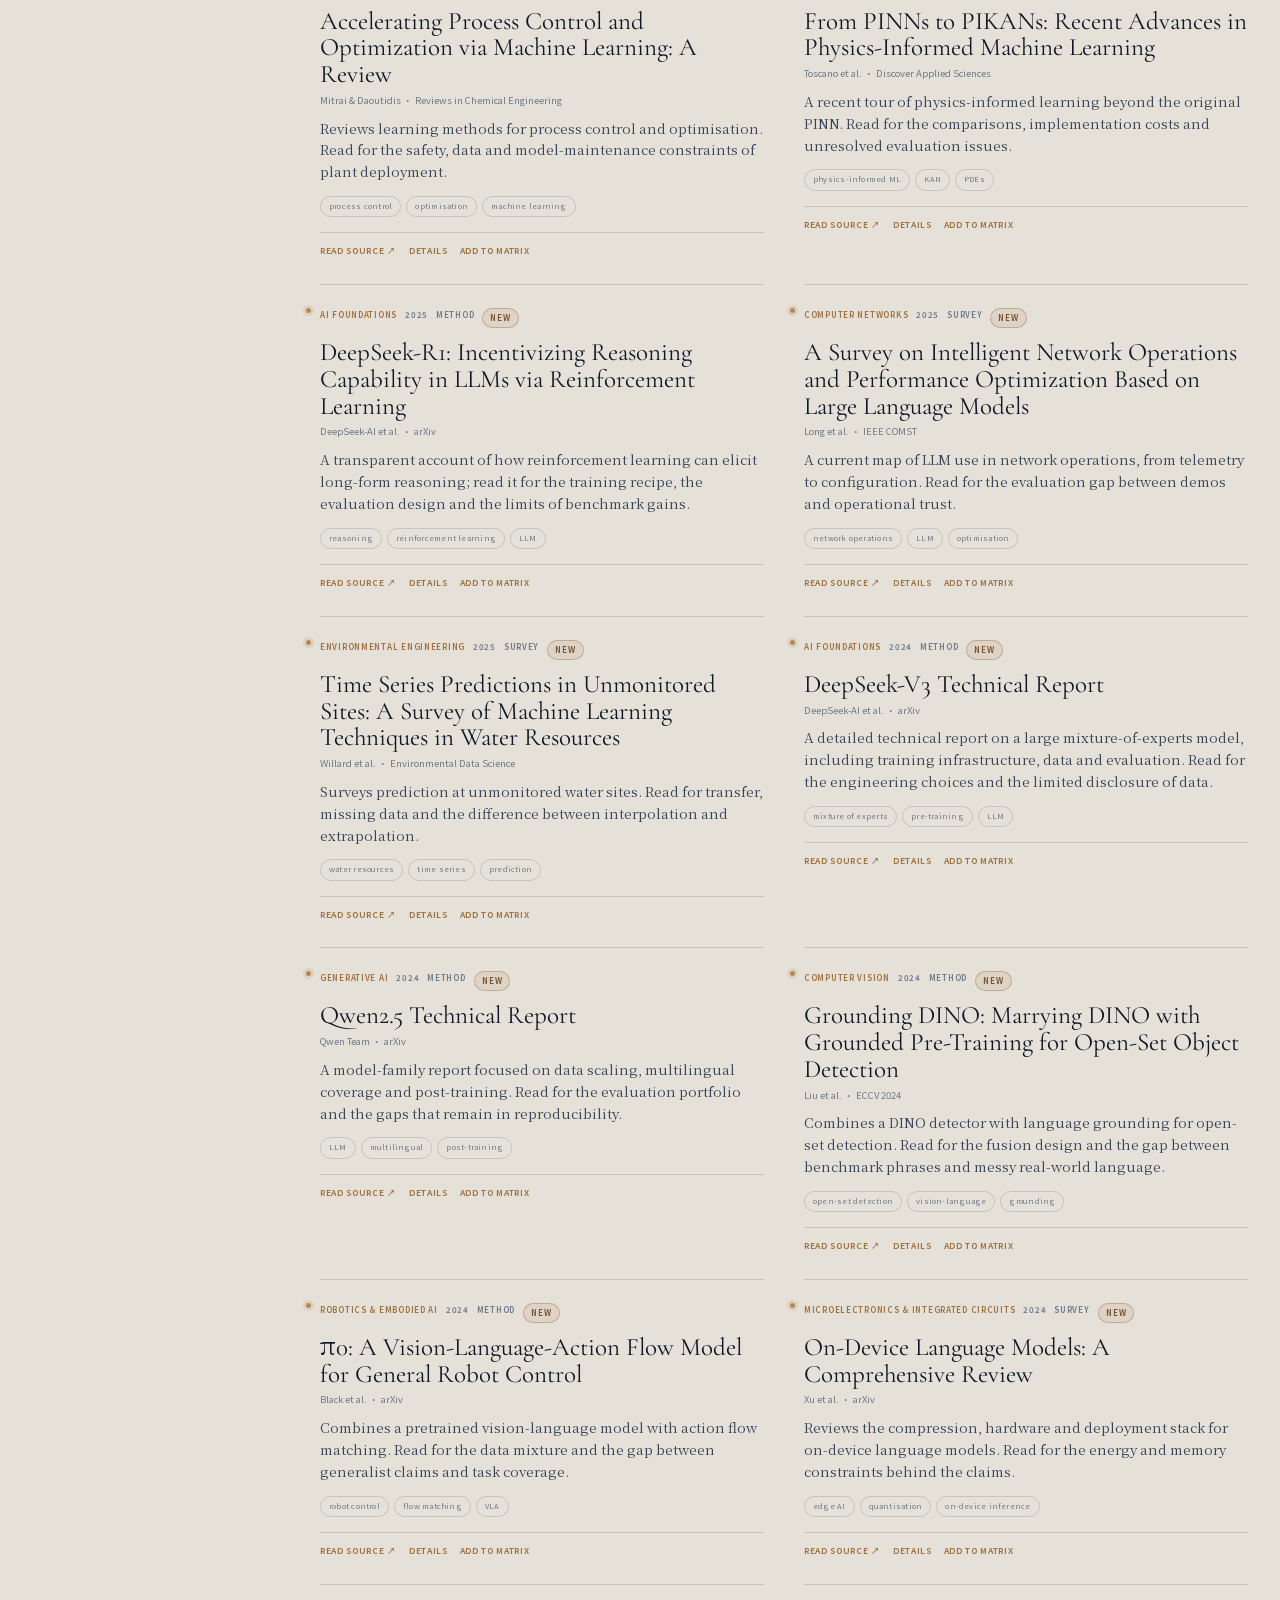
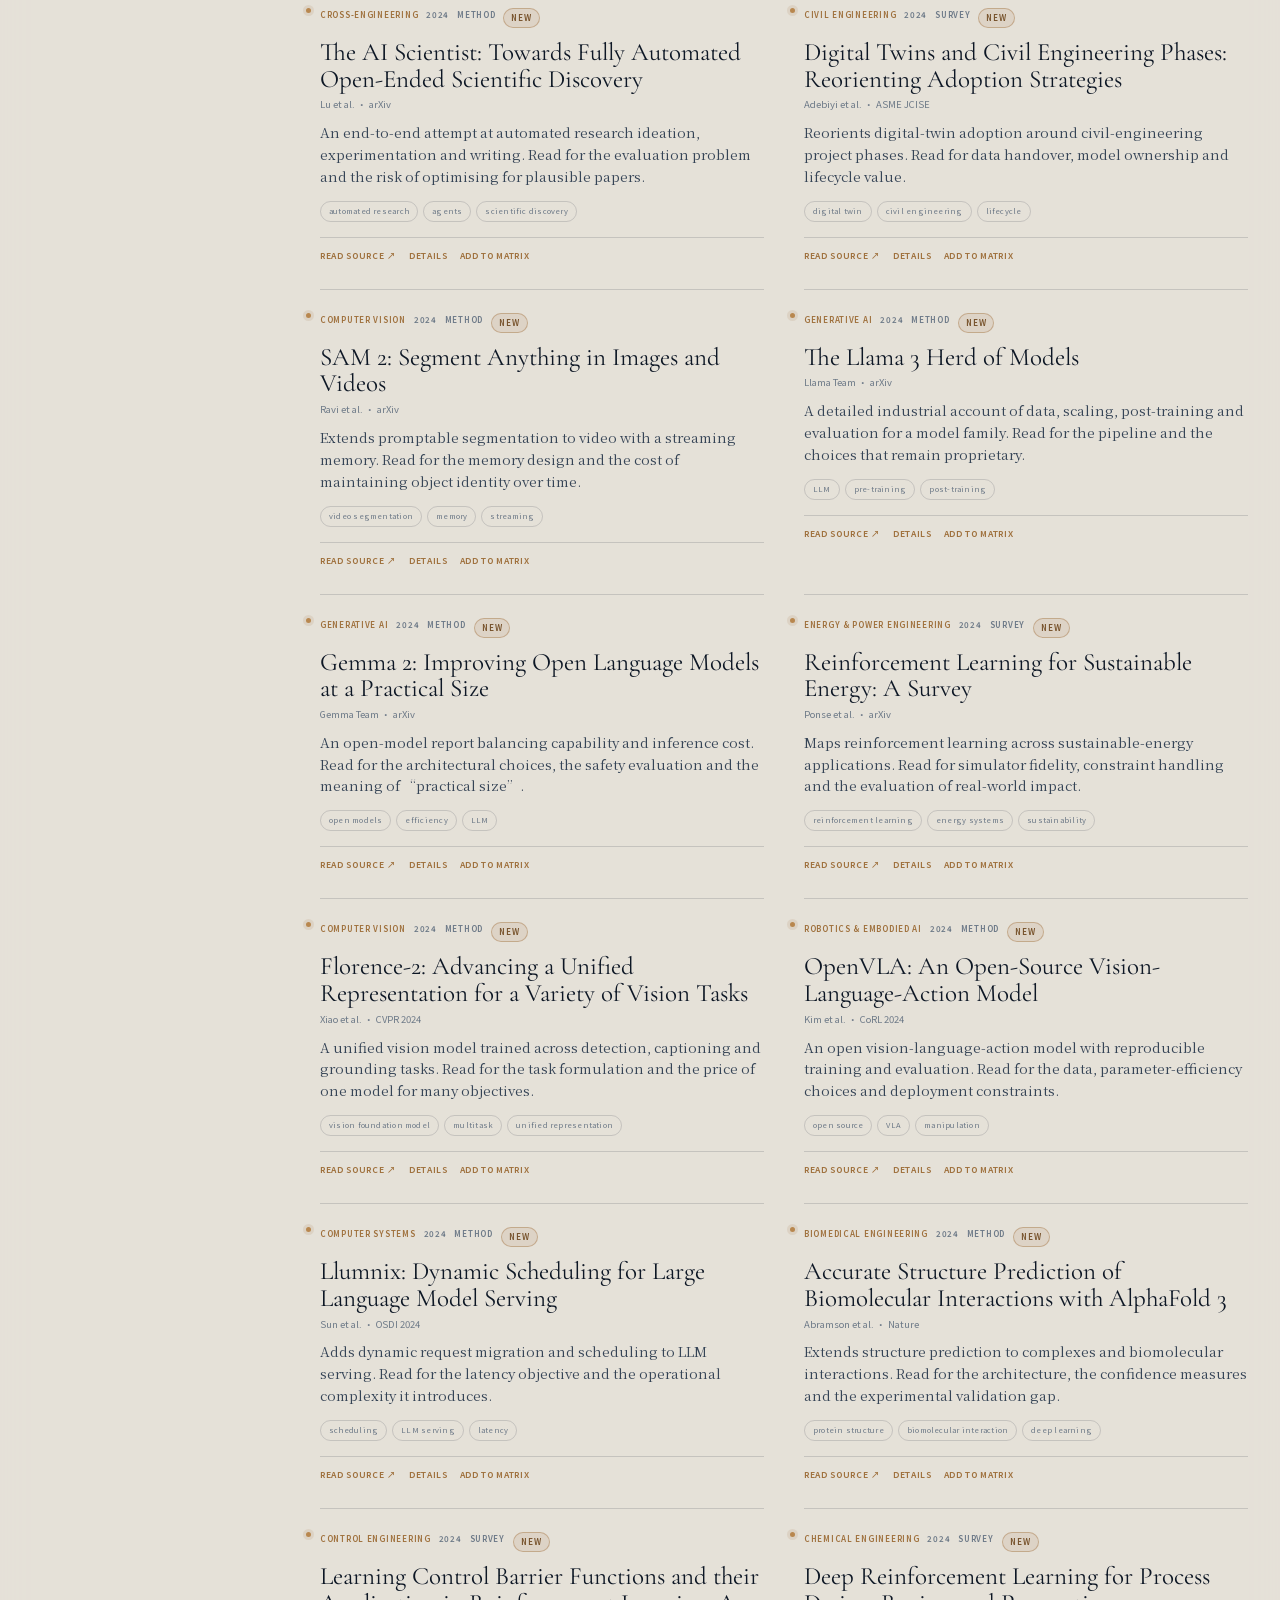
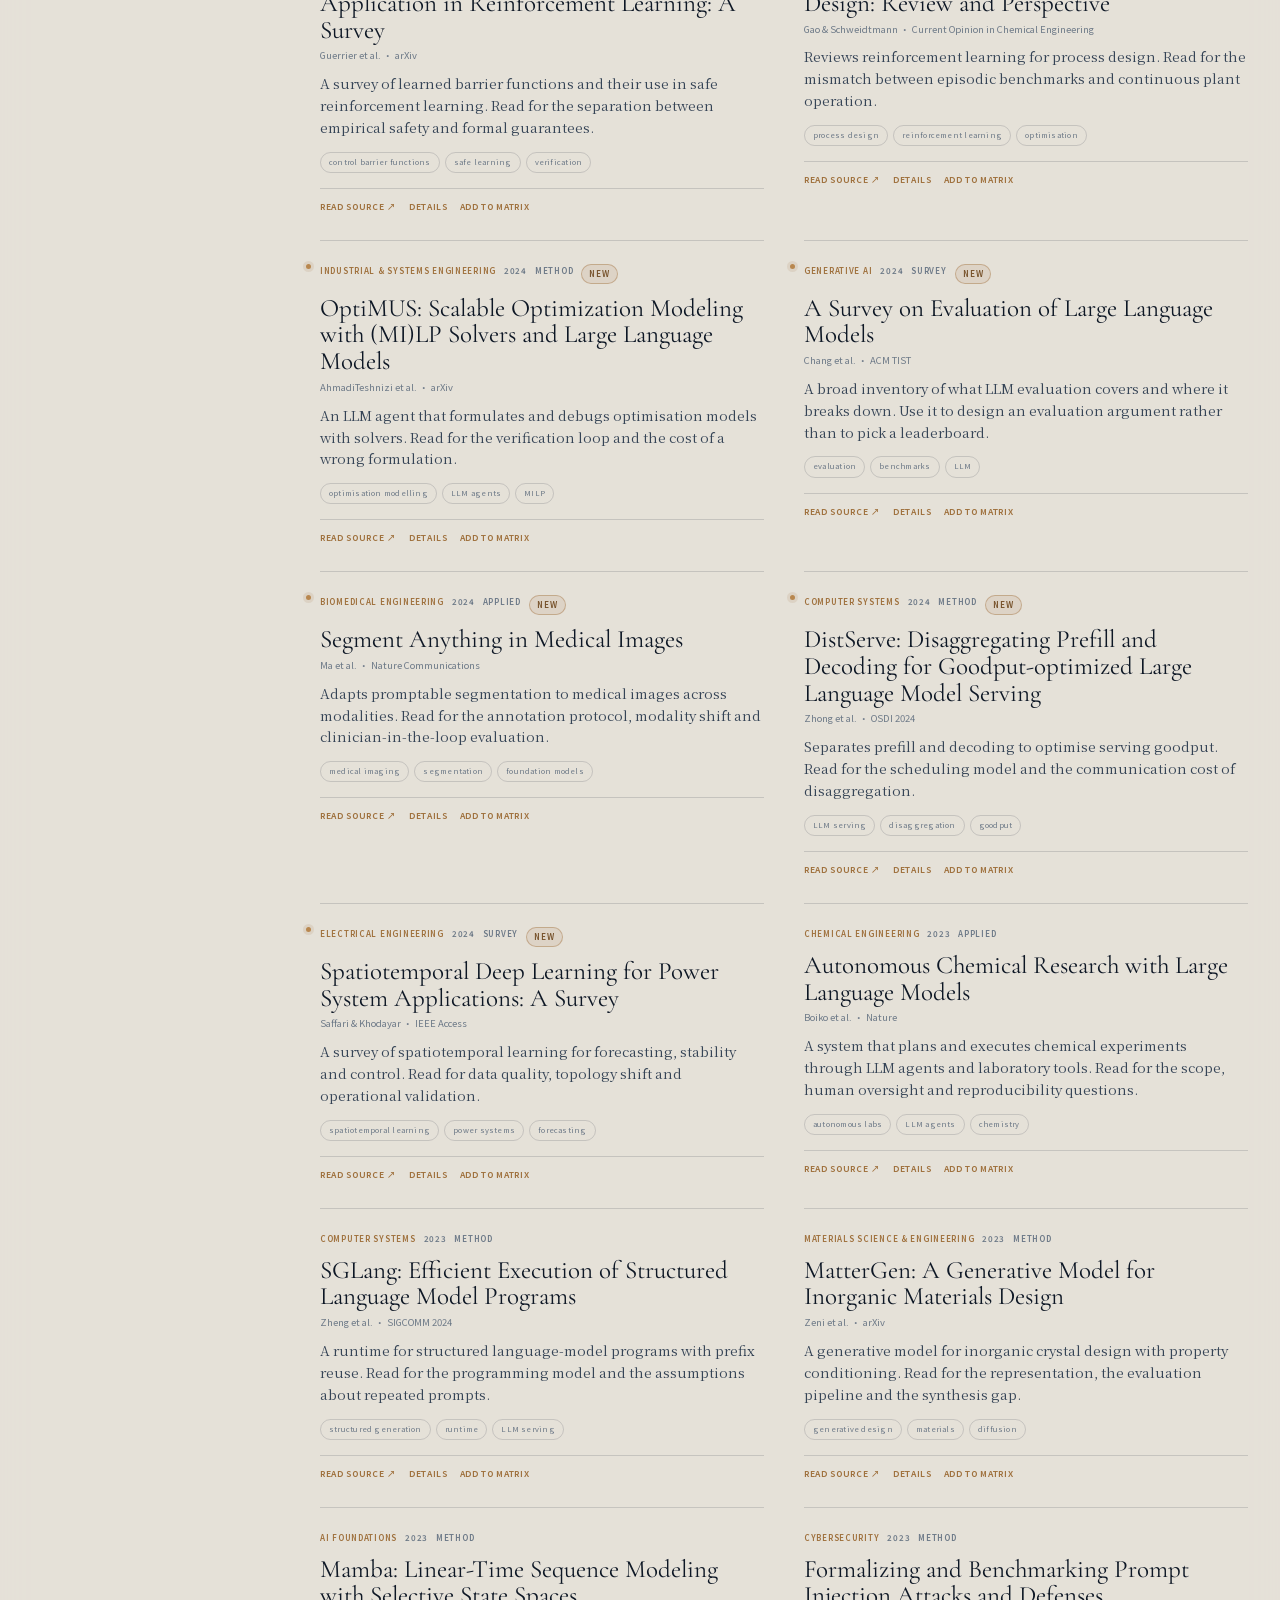
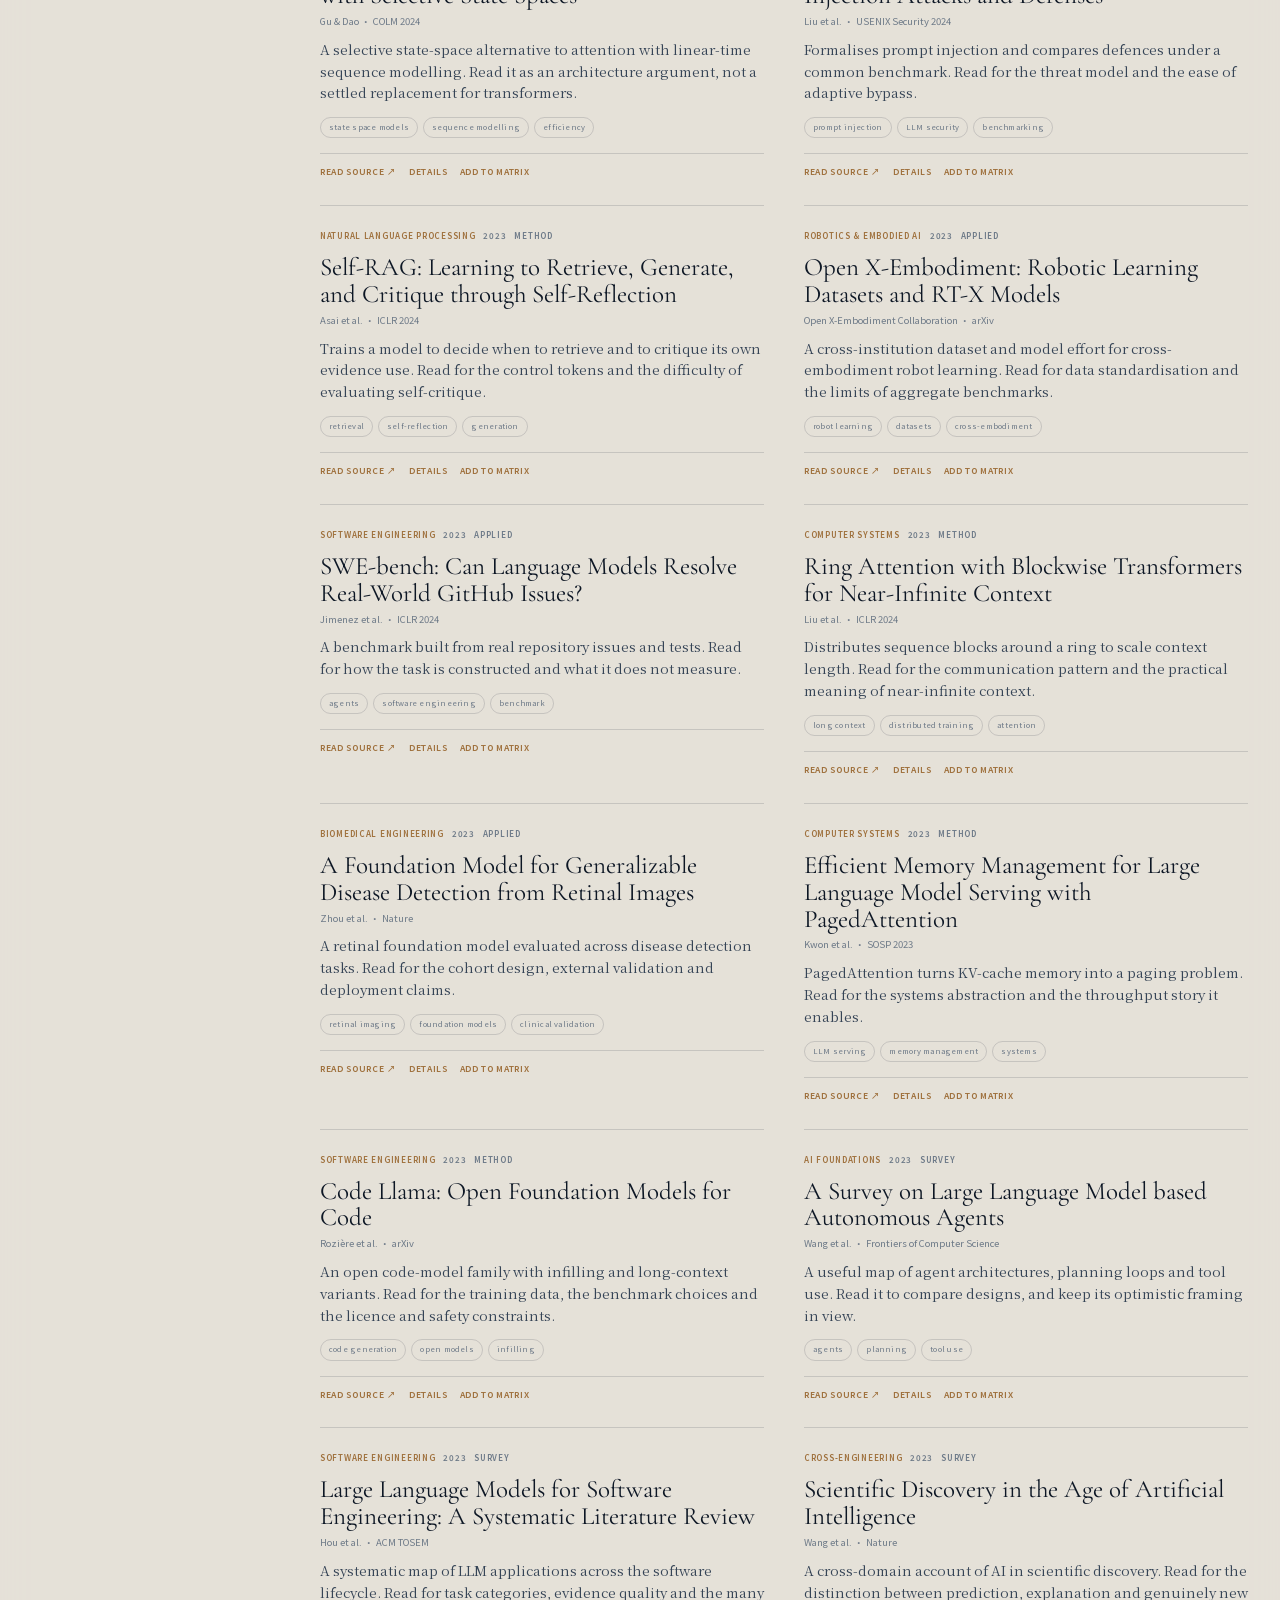
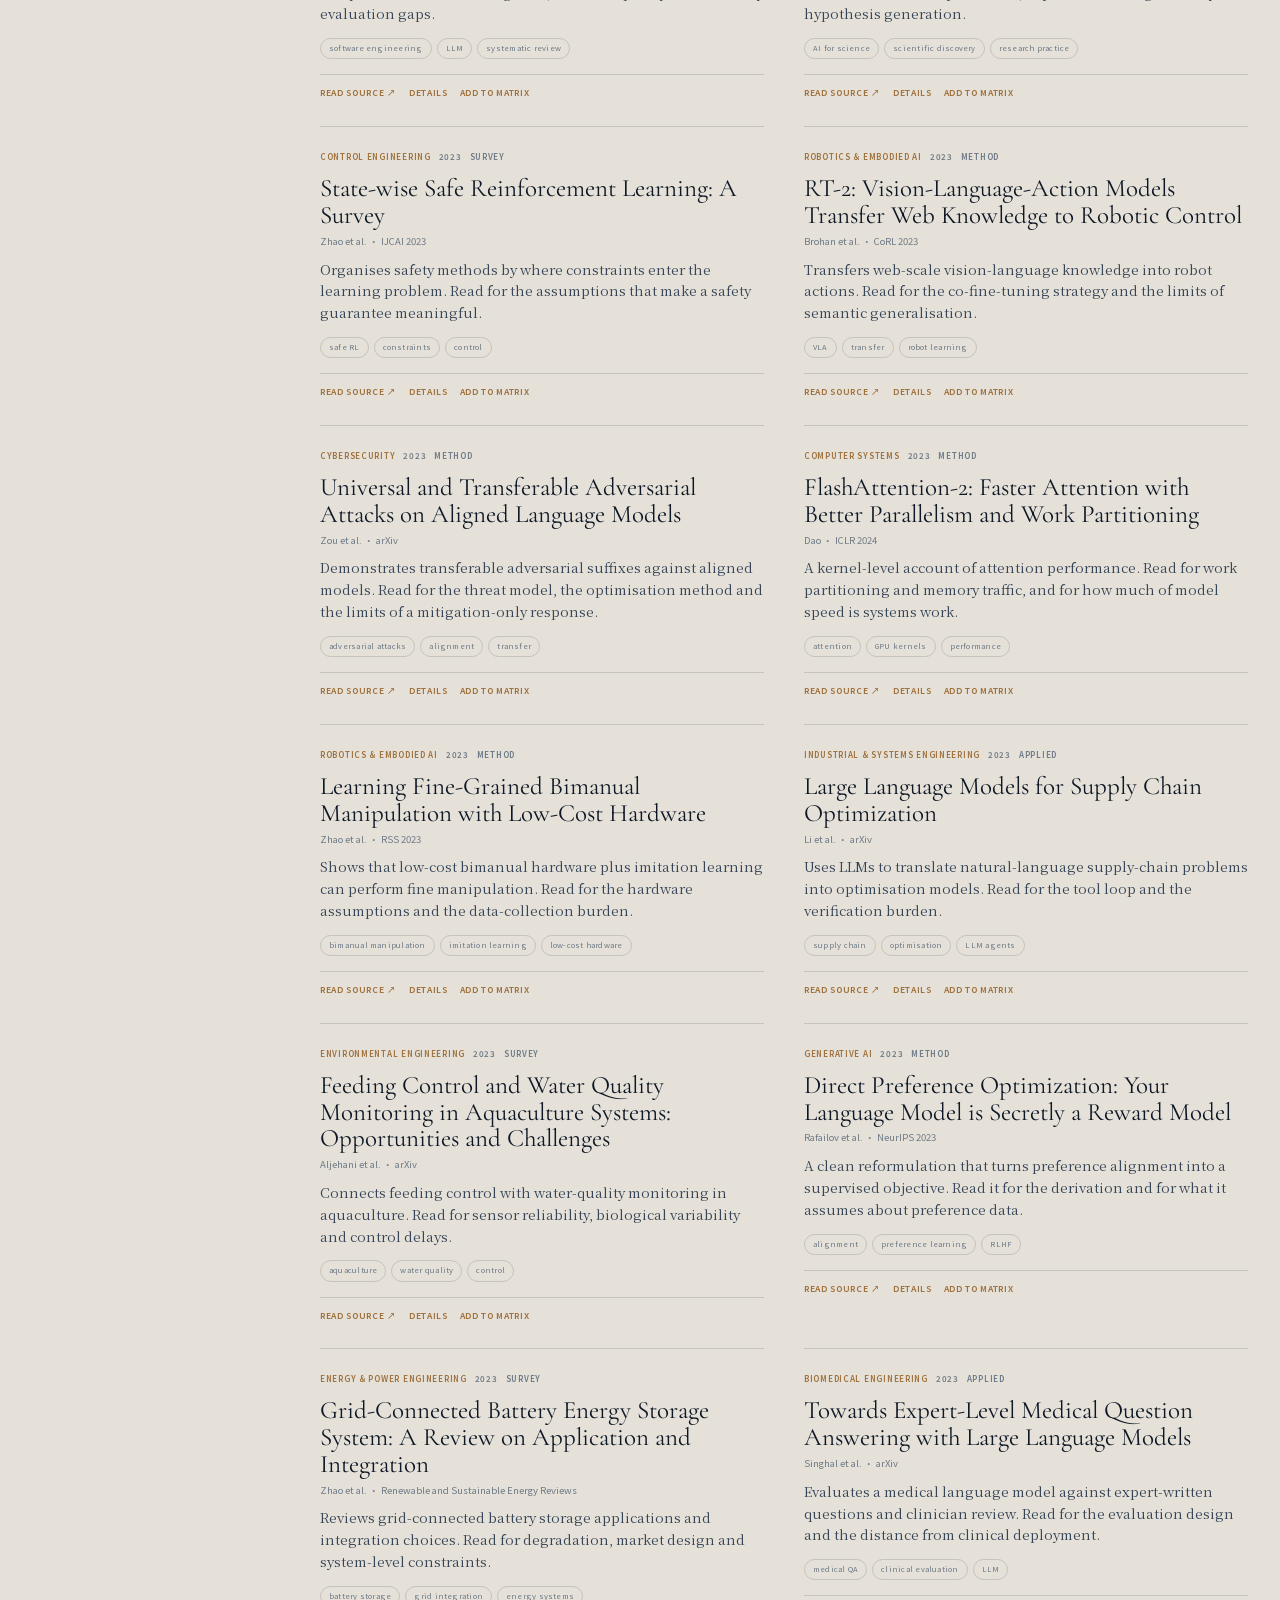
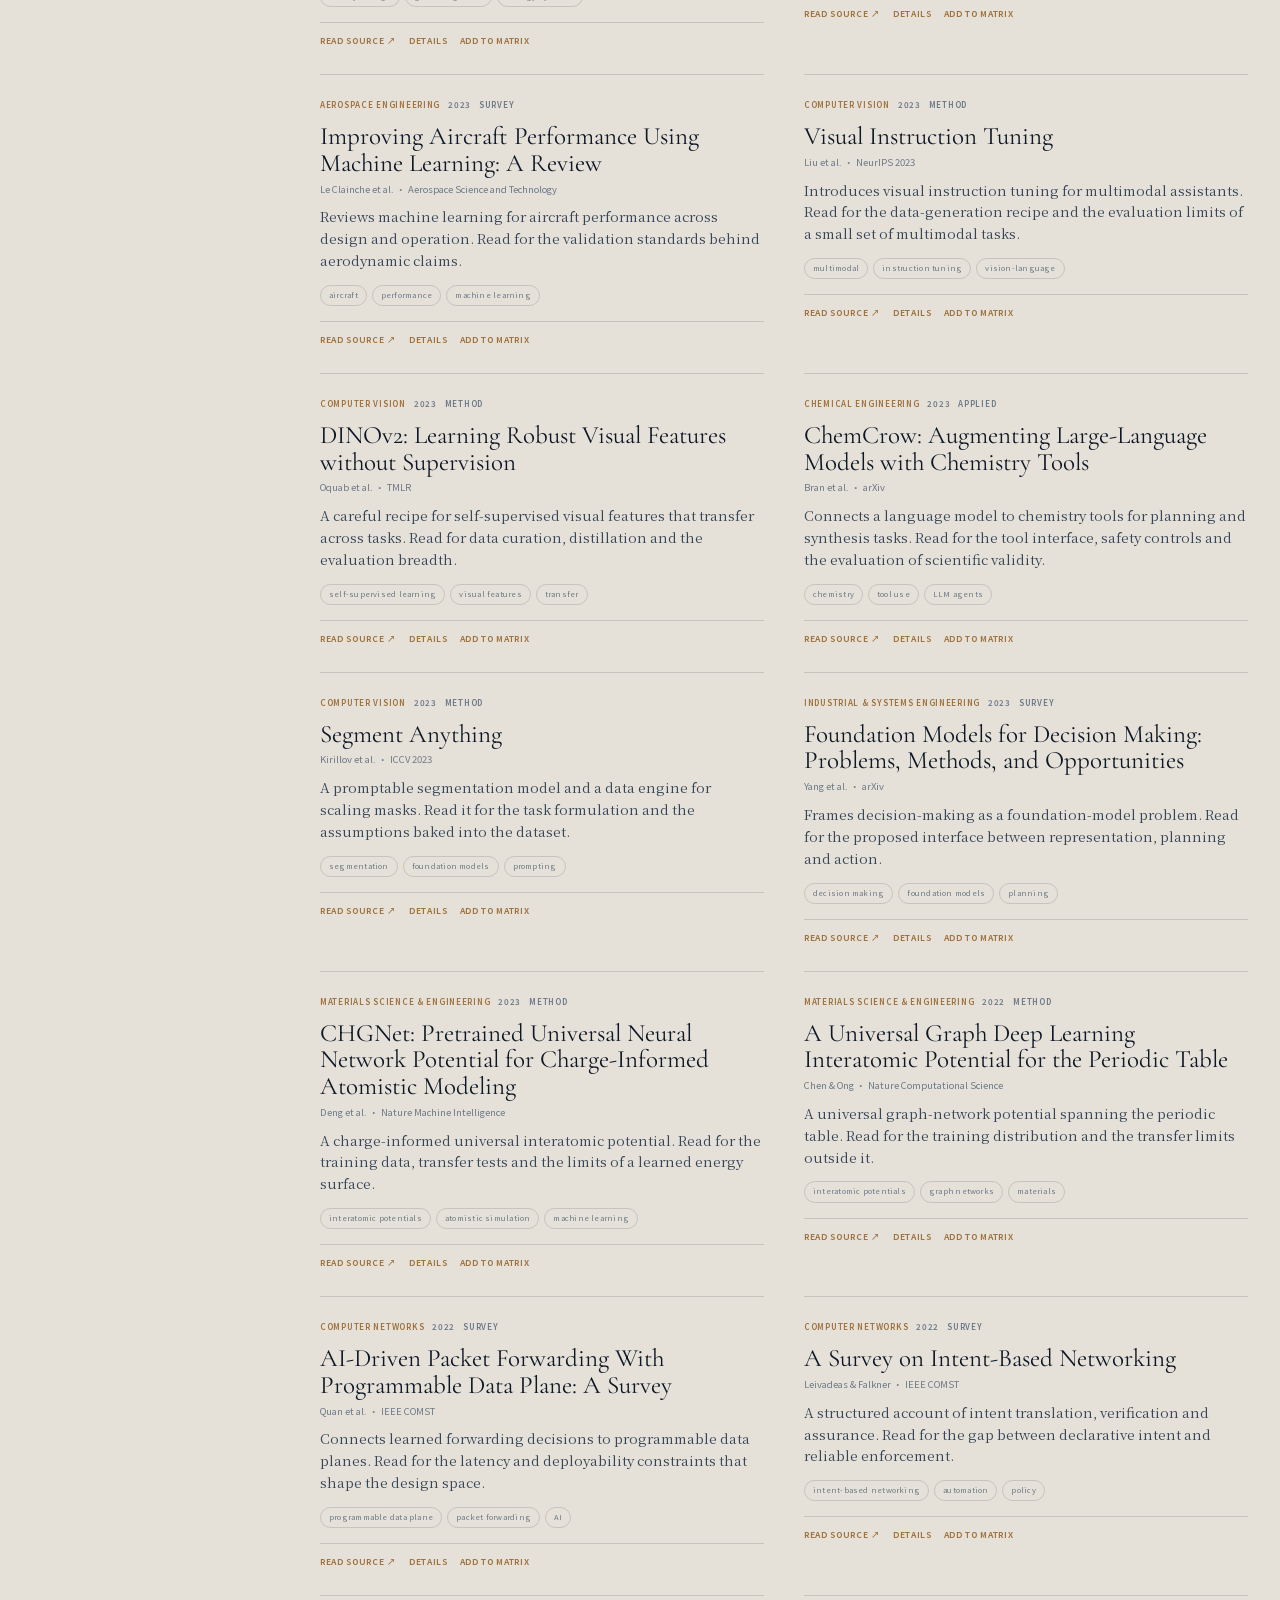
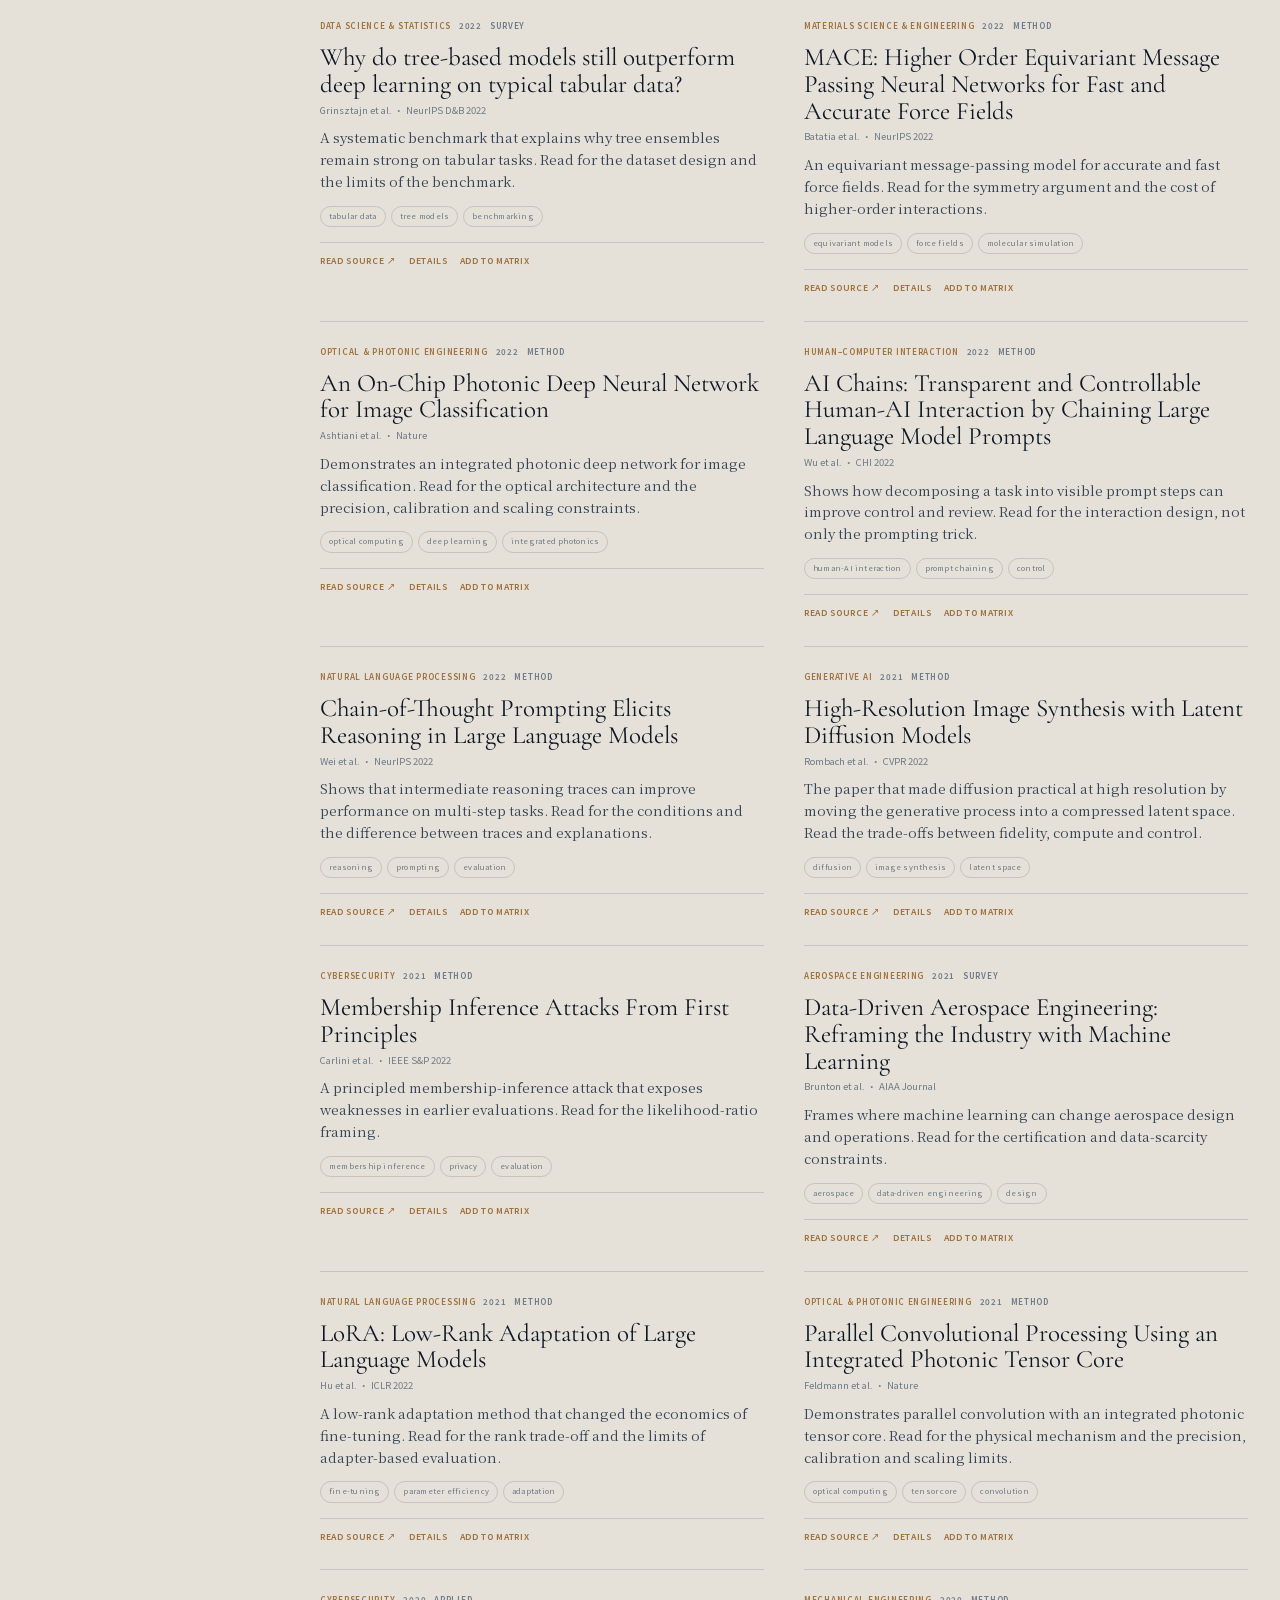
<file: papers.html>
<!doctype html>
<html lang="en">
<head>
  <meta charset="utf-8">
  <meta name="viewport" content="width=device-width, initial-scale=1, viewport-fit=cover">
  <title>Paper Index — High Table Research Department</title>
  <meta name="description" content="A living index of 105 recent and load-bearing papers across 28 engineering subfields, with notes, citations and literature-matrix export.">
  <meta name="theme-color" content="#07101b">
  <meta property="og:title" content="Paper Index — High Table Research Department">
  <meta property="og:description" content="A working index of engineering ideas: read the source, add it to your matrix, and follow the argument.">
  <meta property="og:type" content="website">
  <meta property="og:image" content="assets/img/brand/og-cover.png">
  <link rel="manifest" href="manifest.webmanifest">
  <link rel="icon" type="image/png" sizes="32x32" href="assets/img/brand/favicon-32.png">
  <link rel="icon" type="image/png" sizes="16x16" href="assets/img/brand/favicon-16.png">
  <link rel="icon" type="image/png" sizes="64x64" href="assets/img/brand/favicon-64.png">
  <link rel="apple-touch-icon" href="assets/img/brand/apple-touch-icon.png">
  <meta name="application-name" content="High Table Research Department">
  <meta name="mobile-web-app-capable" content="yes">
  <meta name="apple-mobile-web-app-capable" content="yes">
  <meta name="apple-mobile-web-app-status-bar-style" content="black-translucent">
  <meta name="apple-mobile-web-app-title" content="High Table">
  <link rel="stylesheet" href="assets/css/style.css">
</head>
<body data-page="papers">
  <a class="skip-link" href="#main" data-i18n="common.skip">Skip to content</a>

  <header class="masthead">
    <div class="masthead__inner">
      <a class="brand" href="index.html" aria-label="High Table Research Department" data-i18n-aria="common.brandName">
        <img class="brand__mark" src="assets/img/brand/logo-mark.svg" alt="" width="44" height="44">
        <span class="brand__text">
          <span class="brand__name" data-i18n="common.brandName">High Table Research Department</span>
          <span class="brand__latin" data-i18n="common.brandLatin">RESEARCH DEVELOPMENT DEPARTMENT</span>
        </span>
      </a>
      <button class="menu-toggle" type="button" aria-expanded="false" aria-controls="site-menu" data-i18n="common.menu">Menu</button>
      <div class="masthead__menu" id="site-menu">
        <nav class="nav" aria-label="Primary navigation" data-i18n-aria="common.navLabel">
          <a href="index.html" data-nav="home" data-i18n="common.navHome">The Department</a>
          <a href="index.html#chain" data-i18n="common.navChain">Full chain</a>
          <a href="studio.html" data-nav="studio" data-i18n="common.navStudio">Research Studio</a>
          <a href="toolkit.html" data-nav="toolkit" data-i18n="common.navToolkit">Toolkit</a>
          <a href="papers.html" data-nav="papers" data-i18n="common.navPapers">Papers</a>
          <a href="notes.html" data-nav="notes" data-i18n="common.navNotes">Field Notes</a>
        </nav>
        <div class="lang" role="group" aria-label="Language" data-i18n-aria="common.language">
          <button type="button" data-lang="en" aria-pressed="true">EN</button>
          <button type="button" data-lang="zh" aria-pressed="false">中文</button>
          <button type="button" data-lang="fr" aria-pressed="false">FR</button>
          <button type="button" data-lang="ja" aria-pressed="false">日本語</button>
        </div>
      </div>
    </div>
  </header>

  <main id="main">
    <section class="page-hero">
      <div class="wrap">
        <div class="page-hero__inner">
          <div>
            <p class="eyebrow eyebrow--light" data-i18n="papers.hero.eyebrow">The Paper Index</p>
            <h1 data-i18n-html="papers.hero.title">A living index of engineering ideas.</h1>
            <p class="page-hero__lead" data-i18n="papers.hero.lead">Recent, load-bearing papers across 28 engineering subfields. Newest work first; read the source, add it to your literature matrix, and follow the argument into your own work.</p>
          </div>
          <p class="page-hero__note"><strong>HT / INDEX</strong><span data-i18n="papers.hero.note">Curated, not exhaustive. Read the source, not only the note.</span></p>
        </div>
      </div>
    </section>

    <section class="papers-section">
      <div class="wrap">
        <div class="papers-stats" id="paper-stats"></div>

        <div class="papers-layout">
          <aside class="papers-filters" aria-label="Paper filters">
            <div class="field">
              <label for="paper-search" data-i18n="papers.filters.search">Search</label>
              <input id="paper-search" type="search" data-i18n-placeholder="papers.filters.searchPlaceholder" placeholder="Search titles, authors, venues, tags…">
            </div>
            <div class="field">
              <label for="paper-field" data-i18n="papers.filters.field">Field</label>
              <select id="paper-field"></select>
            </div>
            <div class="field">
              <label for="paper-type" data-i18n="papers.filters.type">Type</label>
              <select id="paper-type"></select>
            </div>
            <div class="field">
              <label for="paper-era" data-i18n="papers.filters.era">Years</label>
              <select id="paper-era"></select>
            </div>
            <div class="field">
              <label for="paper-sort" data-i18n="papers.filters.sort">Sort</label>
              <select id="paper-sort"></select>
            </div>
            <div class="paper-filter-actions">
              <button class="btn btn--outline btn--small" type="button" id="paper-export" data-i18n="papers.filters.export">Export CSV</button>
              <button class="btn btn--outline btn--small" type="button" id="paper-reset" data-i18n="papers.filters.reset">Reset filters</button>
            </div>
            <p class="paper-count" id="paper-count"></p>
            <p class="paper-filter-note" data-i18n="papers.hero.note">Curated, not exhaustive. Read the source, not only the note.</p>
          </aside>

          <div>
            <div class="papers-grid" id="papers-grid"></div>
            <p class="papers-empty" id="papers-empty" data-i18n="papers.empty" hidden>No papers match these filters.</p>
          </div>
        </div>
      </div>
    </section>
  </main>

  <dialog class="essay-dialog paper-dialog" id="paper-dialog" aria-labelledby="paper-dialog-title">
    <div class="essay-dialog__inner">
      <button class="essay-dialog__close" type="button" id="paper-dialog-close" data-i18n-aria="common.closeDialog" aria-label="Close dialog">×</button>
      <div id="paper-dialog-content"></div>
    </div>
  </dialog>

  <footer class="site-footer">
    <div class="wrap">
      <div class="footer__main">
        <div class="footer__brand">
          <img class="footer__mark" src="assets/img/brand/logo-mark.svg" alt="" width="58" height="58">
          <div>
            <span class="footer__name" data-i18n="common.brandName">High Table Research Department</span>
            <p class="footer__tagline" data-i18n="common.footerTagline">A working atelier for the life of the mind — from first question to final defence.</p>
          </div>
        </div>
        <div>
          <p class="footer__heading" data-i18n="common.footerExplore">The atelier</p>
          <nav class="footer__nav" data-i18n-aria="common.footerNavLabel">
            <a href="index.html#chain" data-i18n="common.navChain">Full chain</a>
            <a href="studio.html" data-i18n="common.navStudio">Research Studio</a>
            <a href="toolkit.html" data-i18n="common.navToolkit">Toolkit</a>
            <a href="papers.html" data-i18n="common.navPapers">Papers</a>
            <a href="notes.html" data-i18n="common.navNotes">Field Notes</a>
          </nav>
        </div>
        <div>
          <p class="footer__heading" data-i18n="common.footerStatementTitle">A note on what this is</p>
          <p class="footer__statement" data-i18n="common.footerStatement">This site is an educational atelier. It supports your judgement; it does not replace supervision, ethics review, or professional advice.</p>
          <p class="footer__note" data-i18n="common.footerNote">No accounts, no tracking. Your notes stay in this browser.</p>
        </div>
      </div>
      <div class="footer__bottom">
        <span data-i18n="common.footerRights">© 2026 High Table Research Department</span>
        <span data-i18n="common.footerMade">Made for the long work · EN / 中文 / FR / 日本語</span>
      </div>
    </div>
  </footer>

  <script src="assets/js/i18n-en.js"></script>
  <script src="assets/js/i18n-zh.js"></script>
  <script src="assets/js/i18n-fr.js"></script>
  <script src="assets/js/i18n-ja.js"></script>
  <script src="assets/js/field-data.js"></script>
  <script src="assets/js/paper-data.js"></script>
  <script src="assets/js/paper-i18n-ja.js"></script>
  <script src="assets/js/site.js"></script>
  <script src="assets/js/papers.js"></script>
</body>
</html>
</file>
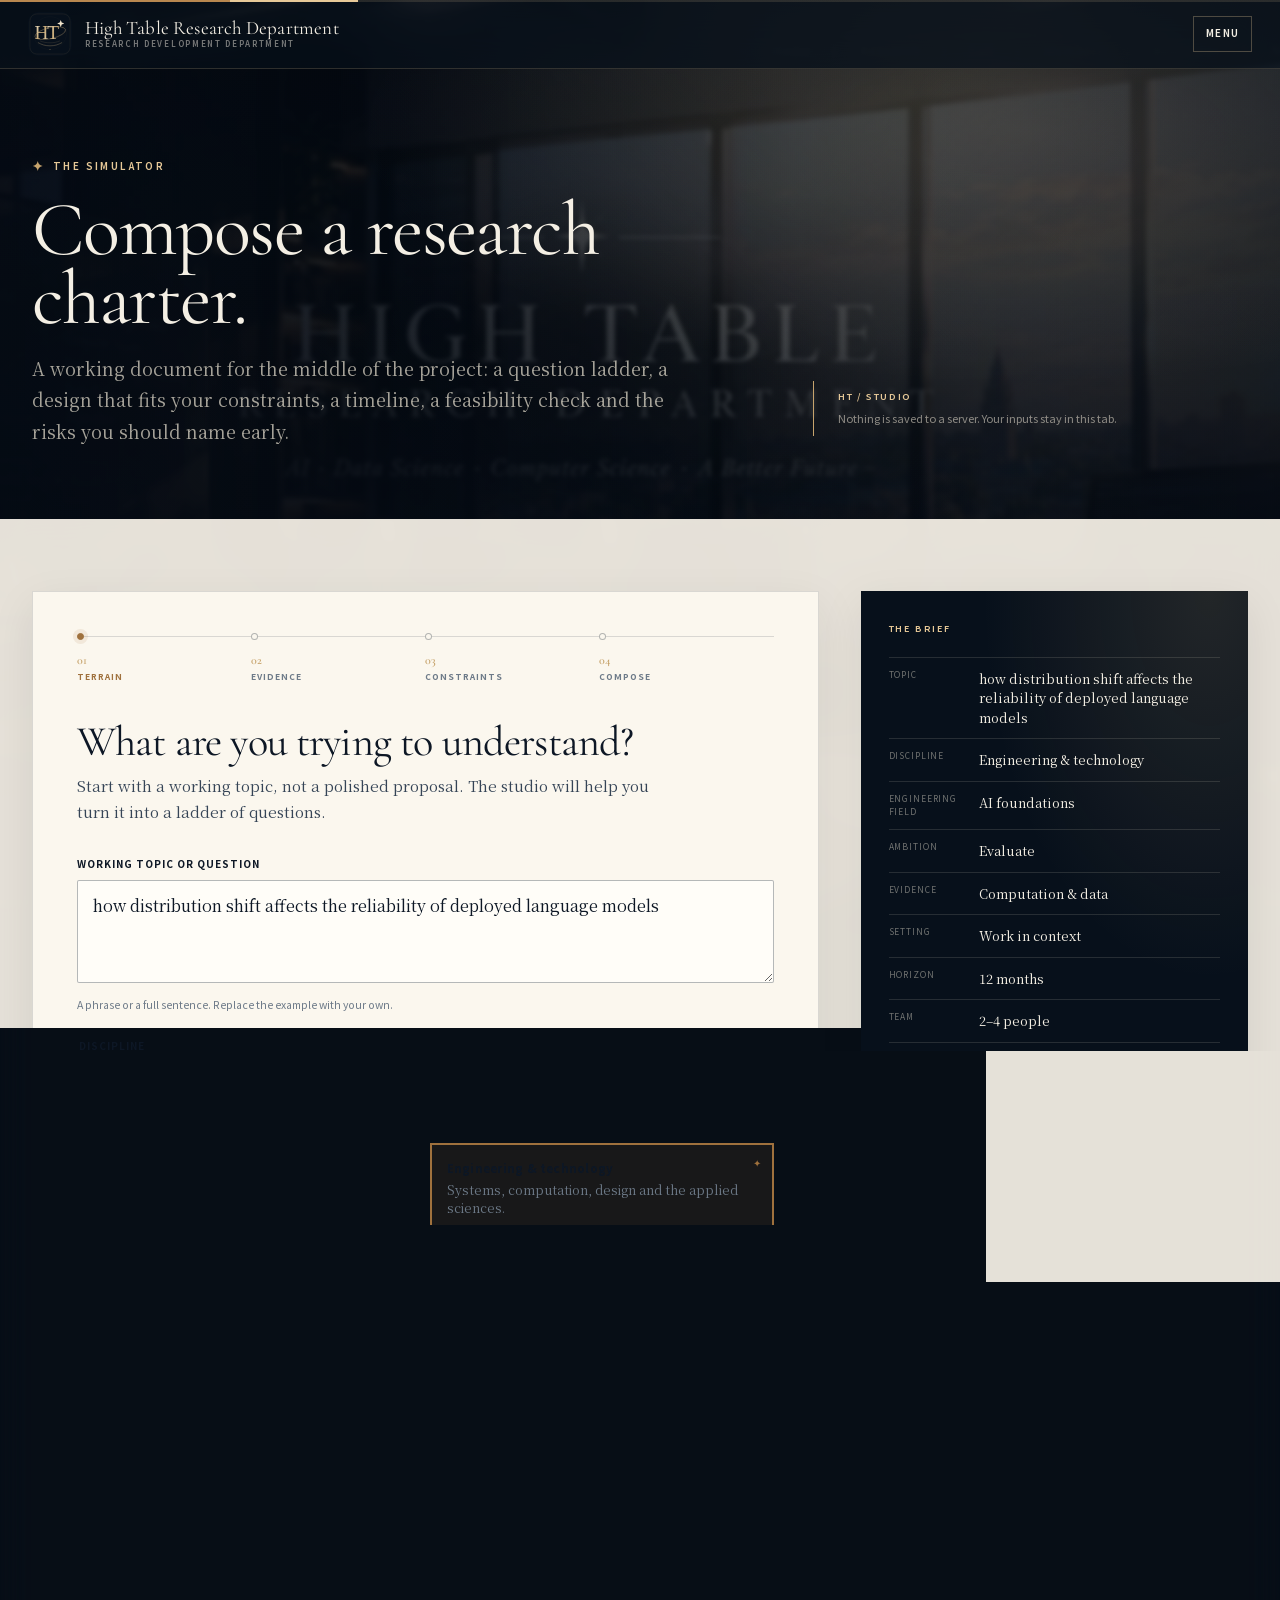
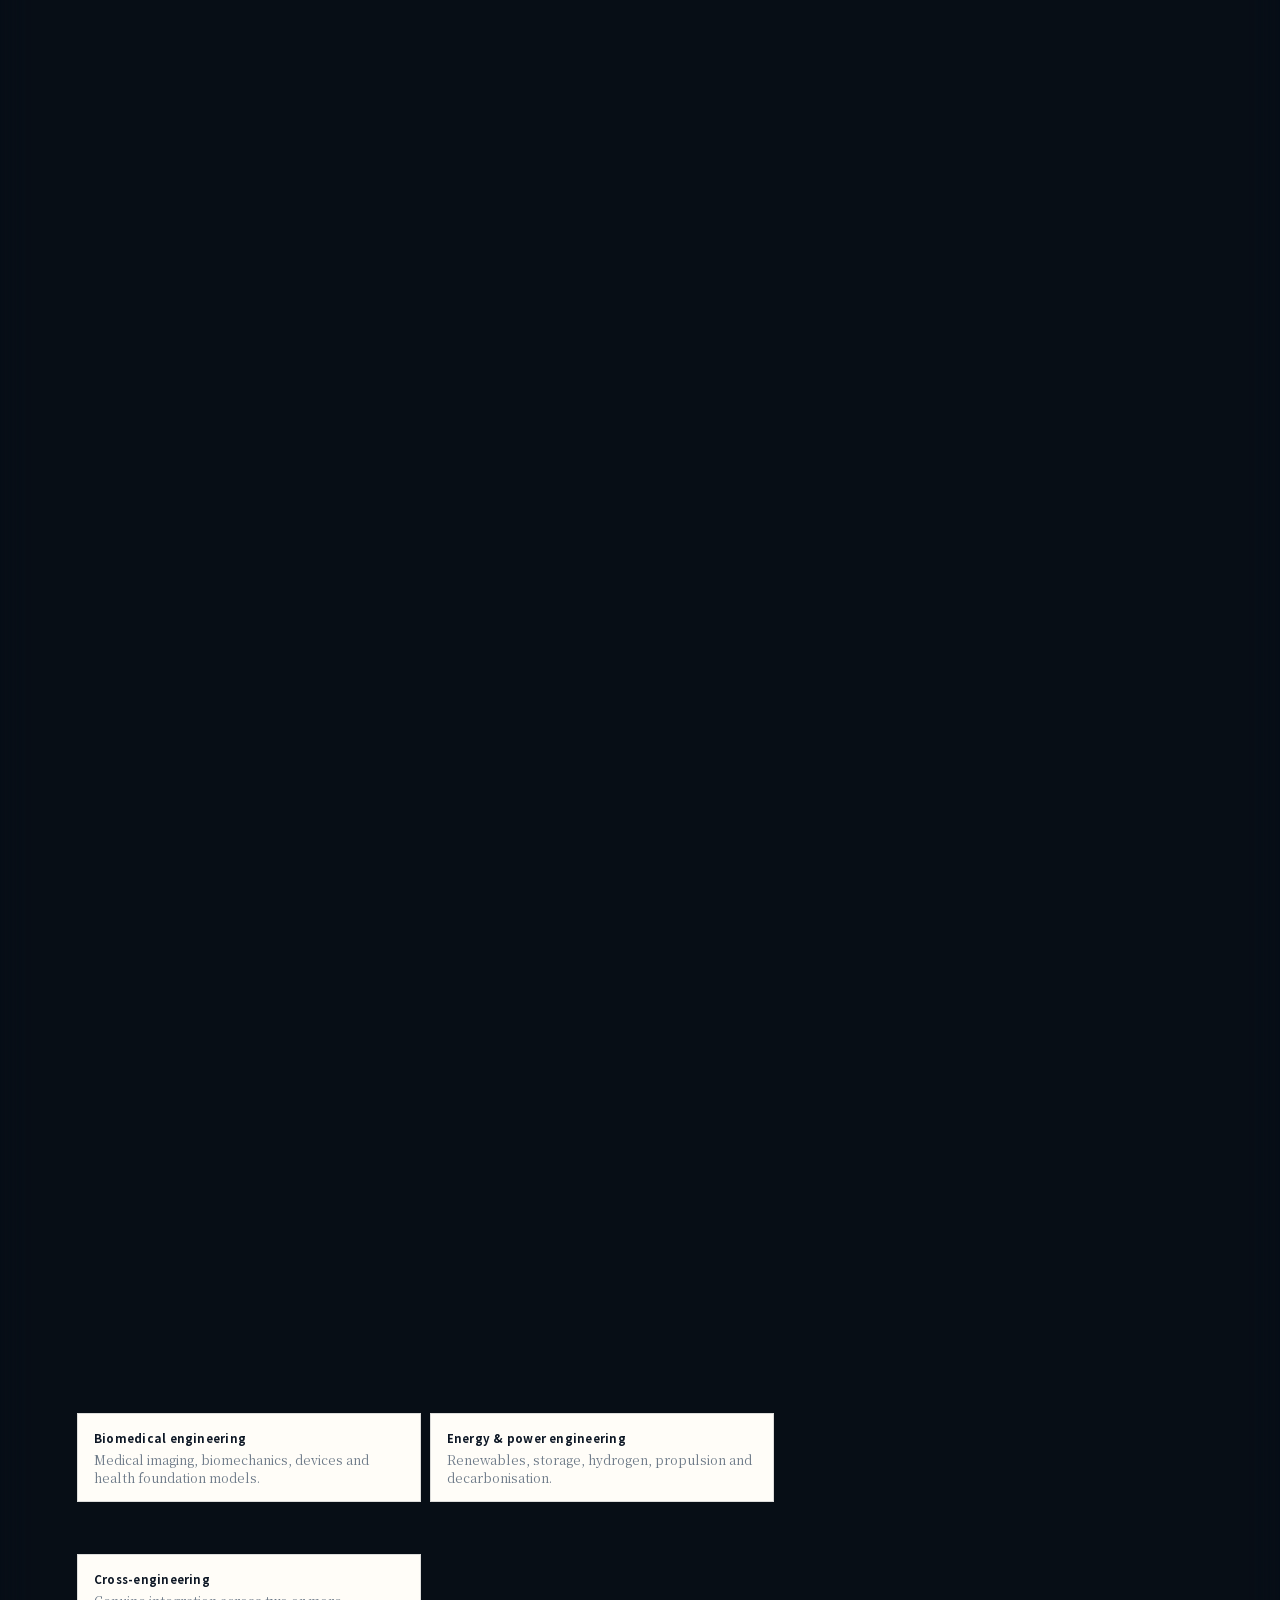
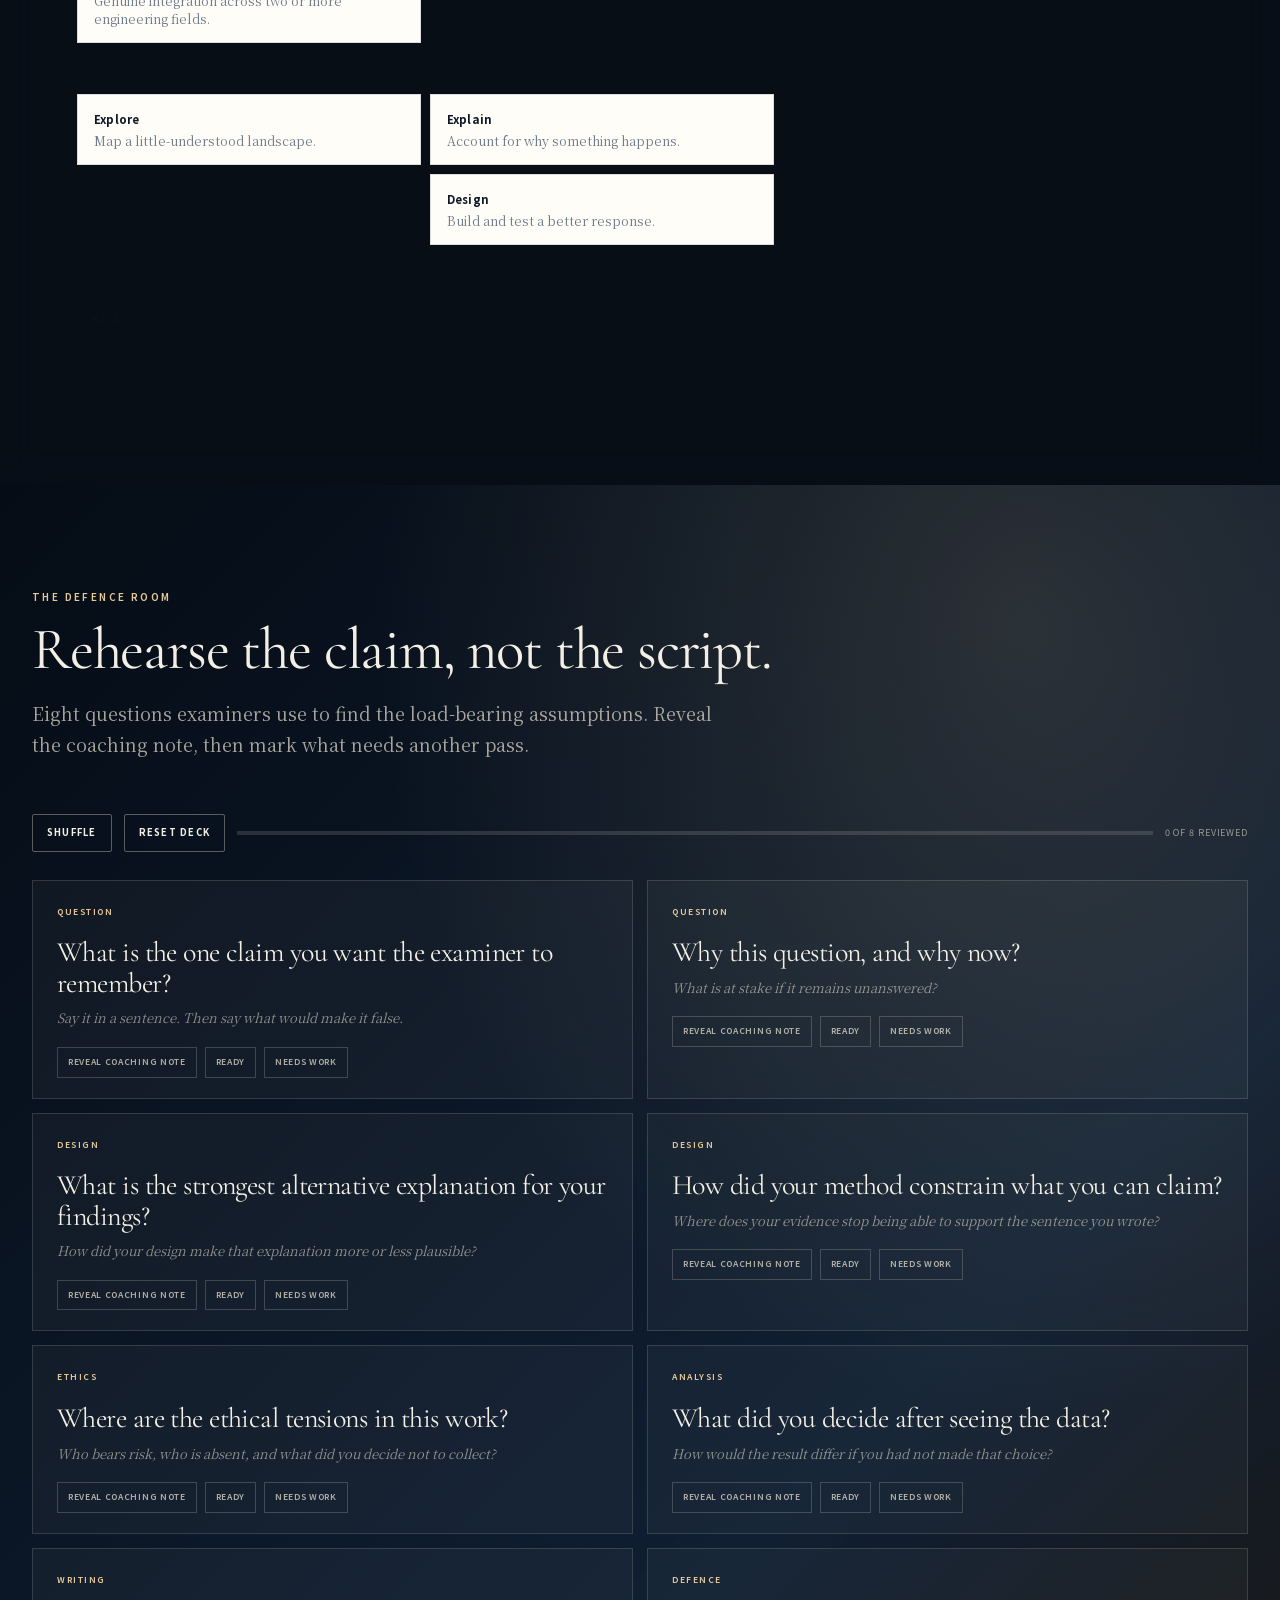
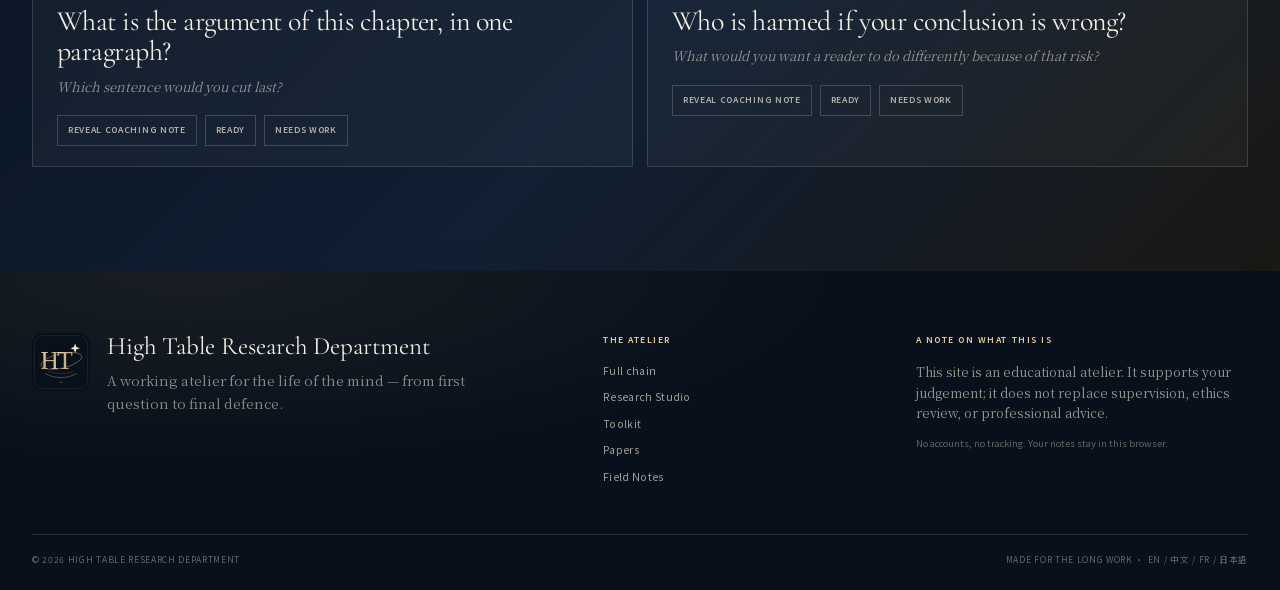
<file: studio.html>
<!doctype html>
<html lang="en">
<head>
  <meta charset="utf-8">
  <meta name="viewport" content="width=device-width, initial-scale=1, viewport-fit=cover">
  <title>Research Studio — High Table Research Department</title>
  <meta name="description" content="Compose a research charter, timeline, feasibility check and risk register from your question, evidence base and constraints.">
  <meta name="theme-color" content="#07101b">
  <meta property="og:title" content="Research Studio — High Table Research Department">
  <meta property="og:description" content="A working charter for the middle of the project.">
  <meta property="og:type" content="website">
  <meta property="og:image" content="assets/img/brand/og-cover.png">
  <link rel="manifest" href="manifest.webmanifest">
  <link rel="icon" type="image/png" sizes="32x32" href="assets/img/brand/favicon-32.png">
  <link rel="icon" type="image/png" sizes="16x16" href="assets/img/brand/favicon-16.png">
  <link rel="icon" type="image/png" sizes="64x64" href="assets/img/brand/favicon-64.png">
  <link rel="apple-touch-icon" href="assets/img/brand/apple-touch-icon.png">
  <meta name="application-name" content="High Table Research Department">
  <meta name="mobile-web-app-capable" content="yes">
  <meta name="apple-mobile-web-app-capable" content="yes">
  <meta name="apple-mobile-web-app-status-bar-style" content="black-translucent">
  <meta name="apple-mobile-web-app-title" content="High Table">
  <link rel="stylesheet" href="assets/css/style.css">
</head>
<body data-page="studio">
  <a class="skip-link" href="#main" data-i18n="common.skip">Skip to content</a>

  <header class="masthead">
    <div class="masthead__inner">
      <a class="brand" href="index.html" aria-label="High Table Research Department" data-i18n-aria="common.brandName">
        <img class="brand__mark" src="assets/img/brand/logo-mark.svg" alt="" width="44" height="44">
        <span class="brand__text">
          <span class="brand__name" data-i18n="common.brandName">High Table Research Department</span>
          <span class="brand__latin" data-i18n="common.brandLatin">RESEARCH DEVELOPMENT DEPARTMENT</span>
        </span>
      </a>
      <button class="menu-toggle" type="button" aria-expanded="false" aria-controls="site-menu" data-i18n="common.menu">Menu</button>
      <div class="masthead__menu" id="site-menu">
        <nav class="nav" aria-label="Primary navigation" data-i18n-aria="common.navLabel">
          <a href="index.html" data-nav="home" data-i18n="common.navHome">The Department</a>
          <a href="index.html#chain" data-i18n="common.navChain">Full chain</a>
          <a href="studio.html" data-nav="studio" data-i18n="common.navStudio">Research Studio</a>
          <a href="toolkit.html" data-nav="toolkit" data-i18n="common.navToolkit">Toolkit</a>
          <a href="papers.html" data-nav="papers" data-i18n="common.navPapers">Papers</a>
          <a href="notes.html" data-nav="notes" data-i18n="common.navNotes">Field Notes</a>
        </nav>
        <div class="lang" role="group" aria-label="Language" data-i18n-aria="common.language">
          <button type="button" data-lang="en" aria-pressed="true">EN</button>
          <button type="button" data-lang="zh" aria-pressed="false">中文</button>
          <button type="button" data-lang="fr" aria-pressed="false">FR</button>
          <button type="button" data-lang="ja" aria-pressed="false">日本語</button>
        </div>
      </div>
    </div>
  </header>

  <main id="main">
    <section class="page-hero">
      <div class="wrap">
        <div class="page-hero__inner">
          <div>
            <p class="eyebrow eyebrow--light" data-i18n="studio.hero.eyebrow">The simulator</p>
            <h1 data-i18n="studio.hero.title">Compose a research charter.</h1>
            <p class="page-hero__lead" data-i18n="studio.hero.lead">A working document for the middle of the project: a question ladder, a design that fits your constraints, a timeline, a feasibility check and the risks you should name early.</p>
          </div>
          <p class="page-hero__note"><strong>HT / STUDIO</strong><span data-i18n="studio.hero.note">Nothing is saved to a server. Your inputs stay in this tab.</span></p>
        </div>
      </div>
    </section>

    <section class="wizard-section" id="studio-form">
      <div class="wrap">
        <div class="wizard">
          <div class="wizard-card">
            <div class="wizard-progress" aria-hidden="true">
              <div class="wizard-progress__item is-active" data-progress="0"><span>01</span><b data-i18n="studio.steps.0.name">Terrain</b></div>
              <div class="wizard-progress__item" data-progress="1"><span>02</span><b data-i18n="studio.steps.1.name">Evidence</b></div>
              <div class="wizard-progress__item" data-progress="2"><span>03</span><b data-i18n="studio.steps.2.name">Constraints</b></div>
              <div class="wizard-progress__item" data-progress="3"><span>04</span><b data-i18n="studio.steps.3.name">Compose</b></div>
            </div>

            <form id="studio-form-element" novalidate>
              <section class="form-step is-active" data-step="0">
                <h2 data-i18n="studio.form.step1Title">What are you trying to understand?</h2>
                <p class="form-step__lead" data-i18n="studio.form.step1Lead">Start with a working topic, not a polished proposal. The studio will help you turn it into a ladder of questions.</p>

                <div class="field" id="topic-field">
                  <label for="studio-topic" data-i18n="studio.form.topicLabel">Working topic or question</label>
                  <textarea id="studio-topic" rows="3" data-i18n-placeholder="studio.form.topicPlaceholder"></textarea>
                  <span class="field__hint" data-i18n="studio.form.topicHint">A phrase or a full sentence. Replace the example with your own.</span>
                </div>

                <fieldset class="fieldset">
                  <legend data-i18n="studio.form.disciplineLegend">Discipline</legend>
                  <div class="choice-grid" id="choice-discipline" data-choice-group="discipline"></div>
                </fieldset>

                <fieldset class="fieldset" id="engineering-fieldset" hidden>
                  <legend data-i18n="studio.form.engineeringLegend">Engineering field</legend>
                  <p class="field__hint" data-i18n="studio.form.engineeringHint">Engineering is treated as a family of fields. Choose the closest subfield; the charter will add a domain-specific note.</p>
                  <div class="choice-groups" id="choice-engineeringField" data-choice-group="engineeringField"></div>
                </fieldset>

                <fieldset class="fieldset">
                  <legend data-i18n="studio.form.aimLegend">Primary ambition</legend>
                  <div class="choice-grid" id="choice-aim" data-choice-group="aim"></div>
                </fieldset>
              </section>

              <section class="form-step" data-step="1">
                <h2 data-i18n="studio.form.step2Title">What evidence could answer it?</h2>
                <p class="form-step__lead" data-i18n="studio.form.step2Lead">Choose the evidence you can actually access and the degree of control the question can bear.</p>

                <fieldset class="fieldset">
                  <legend data-i18n="studio.form.evidenceLegend">Evidence base</legend>
                  <div class="choice-grid" id="choice-evidence" data-choice-group="evidence"></div>
                </fieldset>

                <fieldset class="fieldset">
                  <legend data-i18n="studio.form.settingLegend">Setting</legend>
                  <div class="choice-grid" id="choice-setting" data-choice-group="setting"></div>
                </fieldset>

                <fieldset class="fieldset">
                  <legend data-i18n="studio.form.horizonLegend">Horizon</legend>
                  <div class="choice-grid" id="choice-horizon" data-choice-group="horizon"></div>
                </fieldset>
              </section>

              <section class="form-step" data-step="2">
                <h2 data-i18n="studio.form.step3Title">What are the real constraints?</h2>
                <p class="form-step__lead" data-i18n="studio.form.step3Lead">A design that ignores constraints is a fantasy with a methods section.</p>

                <fieldset class="fieldset">
                  <legend data-i18n="studio.form.teamLegend">Team</legend>
                  <div class="choice-grid" id="choice-team" data-choice-group="team"></div>
                </fieldset>

                <fieldset class="fieldset">
                  <legend data-i18n="studio.form.riskLegend">Risk appetite</legend>
                  <div class="choice-grid" id="choice-risk" data-choice-group="risk"></div>
                </fieldset>

                <div class="field">
                  <label for="studio-constraint"><span data-i18n="studio.form.constraintLabel">One constraint you cannot ignore</span> <span style="font-weight:400;color:var(--muted);letter-spacing:0;text-transform:none" data-i18n="common.optional">optional</span></label>
                  <textarea id="studio-constraint" rows="3" data-i18n-placeholder="studio.form.constraintPlaceholder"></textarea>
                  <span class="field__hint" data-i18n="studio.form.constraintHint">Optional. Access, funding, language, data permissions, caring responsibilities.</span>
                </div>
              </section>

              <section class="form-step" data-step="3">
                <h2 data-i18n="studio.form.step4Title">Ready to compose.</h2>
                <p class="form-step__lead" data-i18n="studio.form.step4Lead">Check the brief below. The charter will be generated in this browser and can be downloaded as Markdown.</p>
                <div class="design-card" style="margin-top:28px">
                  <h3 id="compose-topic">—</h3>
                  <p id="compose-meta">—</p>
                </div>
                <p class="field__hint" style="margin-top:18px" data-i18n="studio.hero.note">Nothing is saved to a server. Your inputs stay in this tab.</p>
              </section>
            </form>

            <div class="wizard-nav">
              <button class="btn btn--outline btn--small wizard-nav__spacer" type="button" id="wizard-prev" data-i18n="studio.form.back">Back</button>
              <button class="btn btn--primary btn--small" type="button" id="wizard-next" data-i18n="studio.form.next">Next</button>
              <button class="btn btn--primary btn--small" type="button" id="wizard-compose" data-i18n="studio.form.compose" hidden>Compose the charter</button>
            </div>
          </div>

          <aside class="wizard-aside" data-i18n-aria="common.researchBrief">
            <p class="wizard-aside__label" data-i18n="studio.form.summaryTitle">The brief</p>
            <dl style="margin:0">
              <div class="brief-row"><dt data-i18n="studio.form.summaryTopic">Topic</dt><dd id="brief-topic">—</dd></div>
              <div class="brief-row"><dt data-i18n="studio.form.summaryDiscipline">Discipline</dt><dd id="brief-discipline">—</dd></div>
              <div class="brief-row" id="brief-engineering-row"><dt data-i18n="studio.form.summaryEngineering">Engineering field</dt><dd id="brief-engineering">—</dd></div>
              <div class="brief-row"><dt data-i18n="studio.form.summaryAim">Ambition</dt><dd id="brief-aim">—</dd></div>
              <div class="brief-row"><dt data-i18n="studio.form.summaryEvidence">Evidence</dt><dd id="brief-evidence">—</dd></div>
              <div class="brief-row"><dt data-i18n="studio.form.summarySetting">Setting</dt><dd id="brief-setting">—</dd></div>
              <div class="brief-row"><dt data-i18n="studio.form.summaryHorizon">Horizon</dt><dd id="brief-horizon">—</dd></div>
              <div class="brief-row"><dt data-i18n="studio.form.summaryTeam">Team</dt><dd id="brief-team">—</dd></div>
              <div class="brief-row"><dt data-i18n="studio.form.summaryRisk">Risk</dt><dd id="brief-risk">—</dd></div>
            </dl>
            <p class="wizard-aside__note" data-i18n="studio.charter.feasibilityNote">A heuristic, not a judgement of your capability. It shows where the design is under strain.</p>
          </aside>
        </div>

        <div class="charter" id="charter" hidden aria-live="polite"></div>
      </div>
    </section>

    <section class="section section--dark viva-section" id="viva">
      <div class="wrap">
        <div class="section-head">
          <p class="kicker" data-i18n="studio.viva.kicker">The defence room</p>
          <h2 data-i18n="studio.viva.title">Rehearse the claim, not the script.</h2>
          <p class="section-head__lead" data-i18n="studio.viva.lead">Eight questions examiners use to find the load-bearing assumptions. Reveal the coaching note, then mark what needs another pass.</p>
        </div>
        <div class="viva-toolbar">
          <button class="btn btn--light btn--small" type="button" id="viva-shuffle" data-i18n="studio.viva.shuffle">Shuffle</button>
          <button class="btn btn--light btn--small" type="button" id="viva-reset" data-i18n="studio.viva.reset">Reset deck</button>
          <div class="viva-progress" aria-hidden="true"><span id="viva-progress-bar"></span></div>
          <span class="viva-progress-label" id="viva-progress-label"></span>
        </div>
        <div class="viva-grid" id="viva-grid"></div>
      </div>
    </section>
  </main>

  <footer class="site-footer">
    <div class="wrap">
      <div class="footer__main">
        <div class="footer__brand">
          <img class="footer__mark" src="assets/img/brand/logo-mark.svg" alt="" width="58" height="58">
          <div>
            <span class="footer__name" data-i18n="common.brandName">High Table Research Department</span>
            <p class="footer__tagline" data-i18n="common.footerTagline">A working atelier for the life of the mind — from first question to final defence.</p>
          </div>
        </div>
        <div>
          <p class="footer__heading" data-i18n="common.footerExplore">The atelier</p>
          <nav class="footer__nav" data-i18n-aria="common.footerNavLabel">
            <a href="index.html#chain" data-i18n="common.navChain">Full chain</a>
            <a href="studio.html" data-i18n="common.navStudio">Research Studio</a>
            <a href="toolkit.html" data-i18n="common.navToolkit">Toolkit</a>
            <a href="papers.html" data-i18n="common.navPapers">Papers</a>
            <a href="notes.html" data-i18n="common.navNotes">Field Notes</a>
          </nav>
        </div>
        <div>
          <p class="footer__heading" data-i18n="common.footerStatementTitle">A note on what this is</p>
          <p class="footer__statement" data-i18n="common.footerStatement">This site is an educational atelier. It supports your judgement; it does not replace supervision, ethics review, or professional advice.</p>
          <p class="footer__note" data-i18n="common.footerNote">No accounts, no tracking. Your notes stay in this browser.</p>
        </div>
      </div>
      <div class="footer__bottom">
        <span data-i18n="common.footerRights">© 2026 High Table Research Department</span>
        <span data-i18n="common.footerMade">Made for the long work · EN / 中文 / FR / 日本語</span>
      </div>
    </div>
  </footer>

  <script src="assets/js/i18n-en.js"></script>
  <script src="assets/js/i18n-zh.js"></script>
  <script src="assets/js/i18n-fr.js"></script>
  <script src="assets/js/i18n-ja.js"></script>
  <script src="assets/js/field-data.js"></script>
  <script src="assets/js/site.js"></script>
  <script src="assets/js/studio.js"></script>
</body>
</html>
</file>
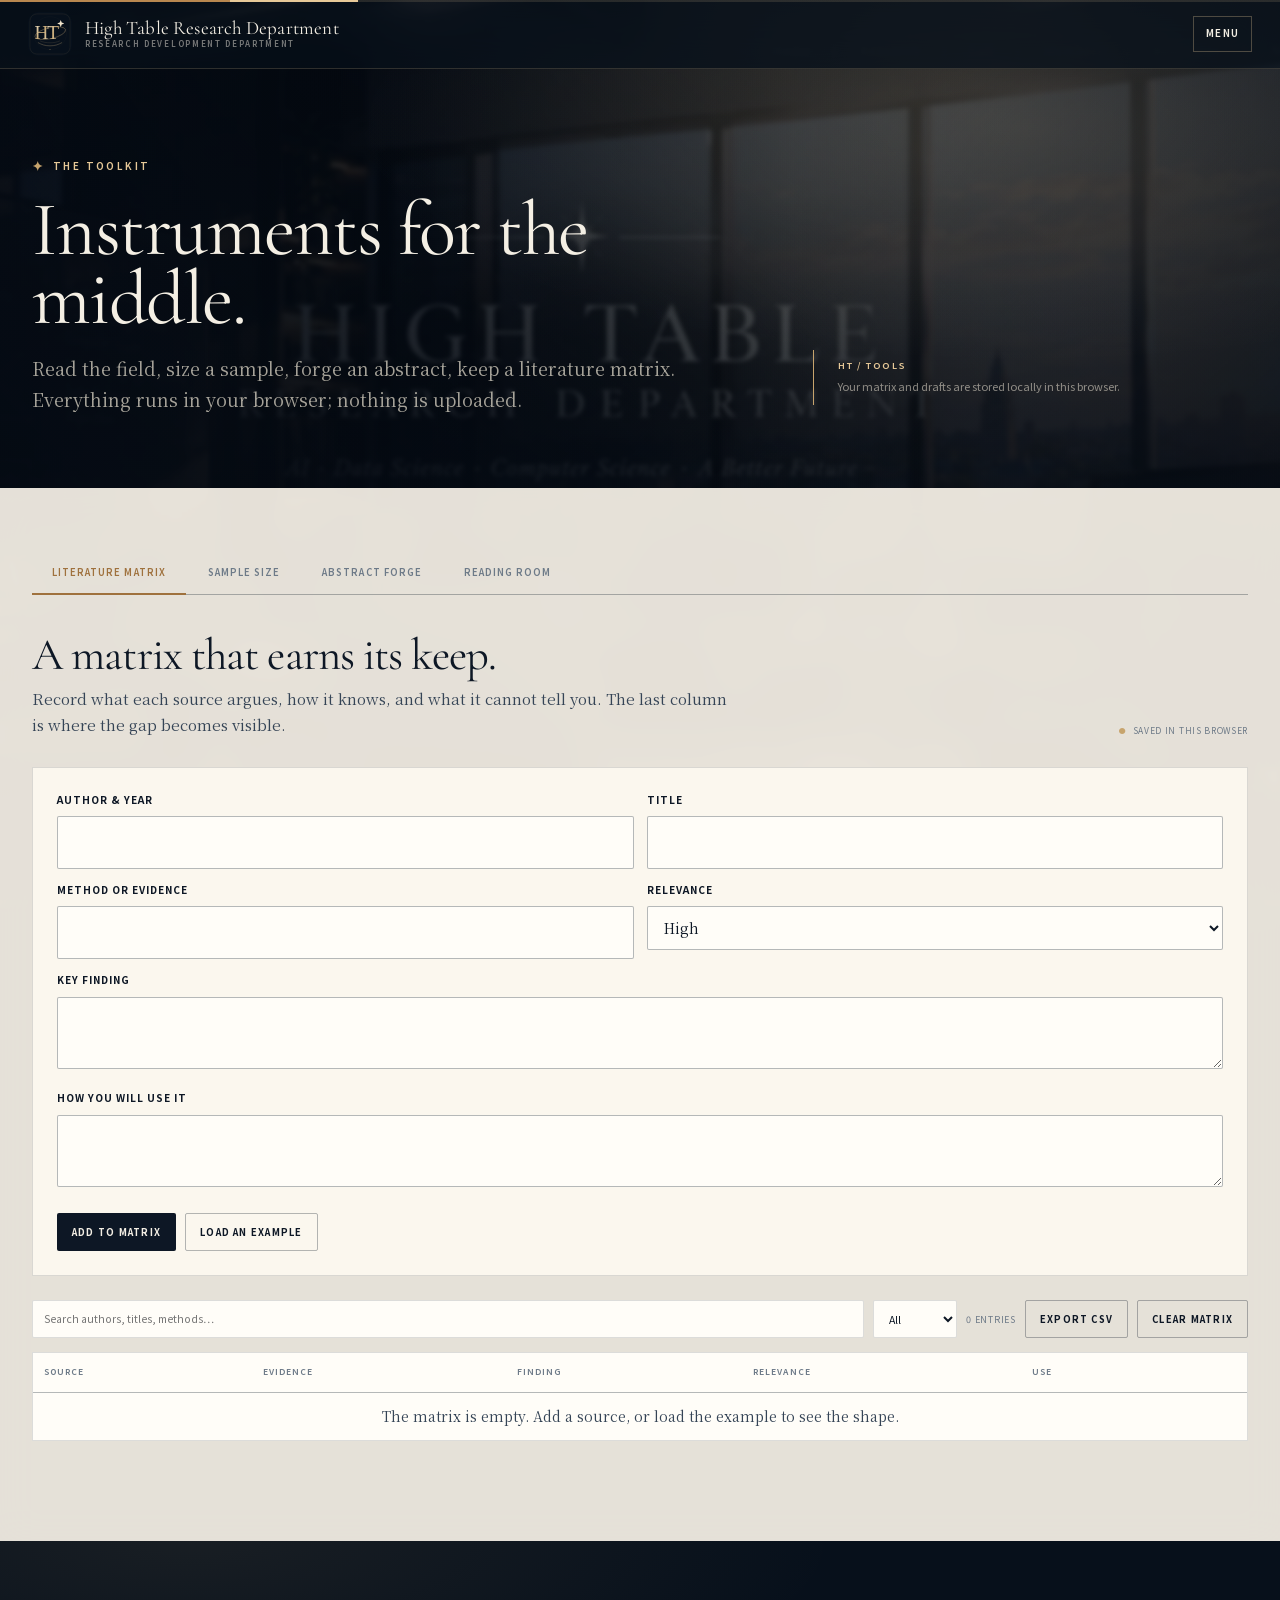
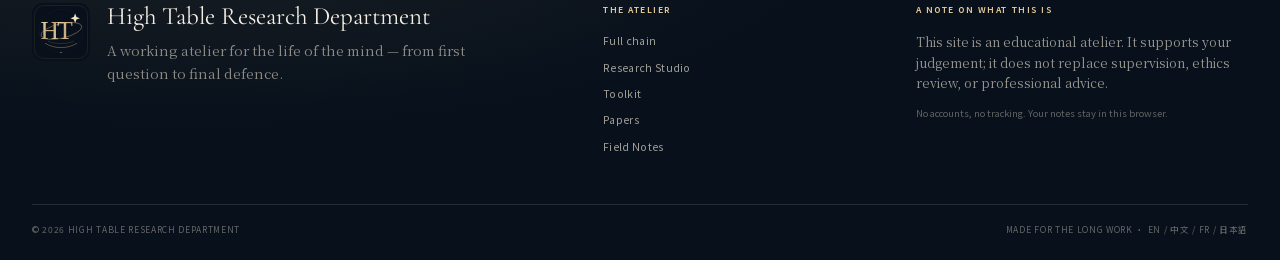
<file: toolkit.html>
<!doctype html>
<html lang="en">
<head>
  <meta charset="utf-8">
  <meta name="viewport" content="width=device-width, initial-scale=1, viewport-fit=cover">
  <title>The Toolkit — High Table Research Department</title>
  <meta name="description" content="A literature matrix, sample-size calculator, abstract forge and curated research library.">
  <meta name="theme-color" content="#07101b">
  <meta property="og:title" content="The Toolkit — High Table Research Department">
  <meta property="og:description" content="Instruments for the middle of the research journey.">
  <meta property="og:type" content="website">
  <meta property="og:image" content="assets/img/brand/og-cover.png">
  <link rel="manifest" href="manifest.webmanifest">
  <link rel="icon" type="image/png" sizes="32x32" href="assets/img/brand/favicon-32.png">
  <link rel="icon" type="image/png" sizes="16x16" href="assets/img/brand/favicon-16.png">
  <link rel="icon" type="image/png" sizes="64x64" href="assets/img/brand/favicon-64.png">
  <link rel="apple-touch-icon" href="assets/img/brand/apple-touch-icon.png">
  <meta name="application-name" content="High Table Research Department">
  <meta name="mobile-web-app-capable" content="yes">
  <meta name="apple-mobile-web-app-capable" content="yes">
  <meta name="apple-mobile-web-app-status-bar-style" content="black-translucent">
  <meta name="apple-mobile-web-app-title" content="High Table">
  <link rel="stylesheet" href="assets/css/style.css">
</head>
<body data-page="toolkit">
  <a class="skip-link" href="#main" data-i18n="common.skip">Skip to content</a>

  <header class="masthead">
    <div class="masthead__inner">
      <a class="brand" href="index.html" aria-label="High Table Research Department" data-i18n-aria="common.brandName">
        <img class="brand__mark" src="assets/img/brand/logo-mark.svg" alt="" width="44" height="44">
        <span class="brand__text">
          <span class="brand__name" data-i18n="common.brandName">High Table Research Department</span>
          <span class="brand__latin" data-i18n="common.brandLatin">RESEARCH DEVELOPMENT DEPARTMENT</span>
        </span>
      </a>
      <button class="menu-toggle" type="button" aria-expanded="false" aria-controls="site-menu" data-i18n="common.menu">Menu</button>
      <div class="masthead__menu" id="site-menu">
        <nav class="nav" aria-label="Primary navigation" data-i18n-aria="common.navLabel">
          <a href="index.html" data-nav="home" data-i18n="common.navHome">The Department</a>
          <a href="index.html#chain" data-i18n="common.navChain">Full chain</a>
          <a href="studio.html" data-nav="studio" data-i18n="common.navStudio">Research Studio</a>
          <a href="toolkit.html" data-nav="toolkit" data-i18n="common.navToolkit">Toolkit</a>
          <a href="papers.html" data-nav="papers" data-i18n="common.navPapers">Papers</a>
          <a href="notes.html" data-nav="notes" data-i18n="common.navNotes">Field Notes</a>
        </nav>
        <div class="lang" role="group" aria-label="Language" data-i18n-aria="common.language">
          <button type="button" data-lang="en" aria-pressed="true">EN</button>
          <button type="button" data-lang="zh" aria-pressed="false">中文</button>
          <button type="button" data-lang="fr" aria-pressed="false">FR</button>
          <button type="button" data-lang="ja" aria-pressed="false">日本語</button>
        </div>
      </div>
    </div>
  </header>

  <main id="main">
    <section class="page-hero">
      <div class="wrap">
        <div class="page-hero__inner">
          <div>
            <p class="eyebrow eyebrow--light" data-i18n="toolkit.hero.eyebrow">The toolkit</p>
            <h1 data-i18n-html="toolkit.hero.title">Instruments for the middle.</h1>
            <p class="page-hero__lead" data-i18n="toolkit.hero.lead">Read the field, size a sample, forge an abstract, keep a literature matrix. Everything runs in your browser; nothing is uploaded.</p>
          </div>
          <p class="page-hero__note"><strong>HT / TOOLS</strong><span data-i18n="toolkit.hero.note">Your matrix and drafts are stored locally in this browser.</span></p>
        </div>
      </div>
    </section>

    <section class="toolkit-section">
      <div class="wrap">
        <div class="tabs" role="tablist" data-i18n-aria="common.toolkitSections">
          <button class="tab is-active" type="button" id="tab-matrix" role="tab" aria-selected="true" aria-controls="matrix" data-tab="matrix" data-i18n="toolkit.tabs.matrix">Literature matrix</button>
          <button class="tab" type="button" id="tab-sampling" role="tab" aria-selected="false" aria-controls="sampling" data-tab="sampling" data-i18n="toolkit.tabs.sampling">Sample size</button>
          <button class="tab" type="button" id="tab-abstract" role="tab" aria-selected="false" aria-controls="abstract" data-tab="abstract" data-i18n="toolkit.tabs.abstract">Abstract forge</button>
          <button class="tab" type="button" id="tab-library" role="tab" aria-selected="false" aria-controls="library" data-tab="library" data-i18n="toolkit.tabs.library">Reading room</button>
        </div>

        <section class="panel is-active" id="matrix" role="tabpanel" aria-labelledby="tab-matrix">
          <div class="panel-head">
            <div>
              <h2 data-i18n="toolkit.matrix.title">A matrix that earns its keep.</h2>
              <p data-i18n="toolkit.matrix.lead">Record what each source argues, how it knows, and what it cannot tell you. The last column is where the gap becomes visible.</p>
            </div>
            <span class="matrix-saved" data-i18n="toolkit.matrix.saved">Saved in this browser</span>
          </div>

          <form class="matrix-form" id="matrix-form">
            <div class="field">
              <label for="matrix-author" data-i18n="toolkit.matrix.author">Author &amp; year</label>
              <input id="matrix-author" type="text" autocomplete="off">
            </div>
            <div class="field">
              <label for="matrix-title" data-i18n="toolkit.matrix.sourceTitle">Title</label>
              <input id="matrix-title" type="text" autocomplete="off">
            </div>
            <div class="field">
              <label for="matrix-method" data-i18n="toolkit.matrix.method">Method or evidence</label>
              <input id="matrix-method" type="text" autocomplete="off">
            </div>
            <div class="field">
              <label for="matrix-relevance" data-i18n="toolkit.matrix.relevance">Relevance</label>
              <select id="matrix-relevance">
                <option value="high" data-i18n="toolkit.matrix.high">High</option>
                <option value="medium" data-i18n="toolkit.matrix.medium">Medium</option>
                <option value="low" data-i18n="toolkit.matrix.low">Low</option>
              </select>
            </div>
            <div class="field field--full">
              <label for="matrix-finding" data-i18n="toolkit.matrix.finding">Key finding</label>
              <textarea id="matrix-finding" rows="2"></textarea>
            </div>
            <div class="field field--full">
              <label for="matrix-use" data-i18n="toolkit.matrix.use">How you will use it</label>
              <textarea id="matrix-use" rows="2"></textarea>
            </div>
            <div class="matrix-form__actions">
              <button class="btn btn--primary btn--small" type="submit" data-i18n="toolkit.matrix.add">Add to matrix</button>
              <button class="btn btn--outline btn--small" type="button" id="matrix-sample" data-i18n="toolkit.matrix.sample">Load an example</button>
            </div>
          </form>

          <div class="matrix-toolbar">
            <input id="matrix-search" type="search" data-i18n-placeholder="toolkit.matrix.searchPlaceholder" placeholder="Search authors, titles, methods…">
            <select id="matrix-filter" data-i18n-aria="common.relevanceFilter">
              <option value="" data-i18n="toolkit.matrix.all">All</option>
              <option value="high" data-i18n="toolkit.matrix.high">High</option>
              <option value="medium" data-i18n="toolkit.matrix.medium">Medium</option>
              <option value="low" data-i18n="toolkit.matrix.low">Low</option>
            </select>
            <span class="matrix-count" id="matrix-count"></span>
            <button class="btn btn--outline btn--small" type="button" id="matrix-export" data-i18n="toolkit.matrix.export">Export CSV</button>
            <button class="btn btn--outline btn--small" type="button" id="matrix-clear" data-i18n="toolkit.matrix.clear">Clear matrix</button>
          </div>

          <div class="matrix-table-wrap">
            <table class="matrix-table">
              <thead>
                <tr>
                  <th data-i18n="toolkit.matrix.headers.source">Source</th>
                  <th data-i18n="toolkit.matrix.headers.method">Evidence</th>
                  <th data-i18n="toolkit.matrix.headers.finding">Finding</th>
                  <th data-i18n="toolkit.matrix.headers.relevance">Relevance</th>
                  <th data-i18n="toolkit.matrix.headers.use">Use</th>
                  <th data-i18n="toolkit.matrix.headers.actions"></th>
                </tr>
              </thead>
              <tbody id="matrix-body"></tbody>
            </table>
          </div>
        </section>

        <section class="panel" id="sampling" role="tabpanel" aria-labelledby="tab-sampling" hidden>
          <div class="panel-head">
            <div>
              <h2 data-i18n="toolkit.sampling.title">How many is enough?</h2>
              <p data-i18n="toolkit.sampling.lead">A proportion-based sample-size estimate for a survey. It gives a defensible starting point, not a substitute for a power analysis.</p>
            </div>
          </div>

          <div class="tool-layout">
            <div class="tool-card">
              <div class="field">
                <label for="sample-confidence" data-i18n="toolkit.sampling.confidence">Confidence level</label>
                <select id="sample-confidence">
                  <option value="1.645">90%</option>
                  <option value="1.96" selected>95%</option>
                  <option value="2.576">99%</option>
                </select>
              </div>

              <div class="range-field">
                <div class="range-field__head"><label for="sample-margin" data-i18n="toolkit.sampling.margin">Margin of error</label><output id="sample-margin-out">5%</output></div>
                <input id="sample-margin" type="range" min="1" max="10" step="0.5" value="5">
              </div>

              <div class="range-field">
                <div class="range-field__head"><label for="sample-proportion" data-i18n="toolkit.sampling.proportion">Expected proportion</label><output id="sample-proportion-out">50%</output></div>
                <input id="sample-proportion" type="range" min="10" max="90" step="1" value="50">
              </div>

              <div class="field">
                <label for="sample-population" data-i18n="toolkit.sampling.population">Population size</label>
                <input id="sample-population" type="number" min="1" step="1" inputmode="numeric">
                <span class="field__hint" data-i18n="toolkit.sampling.populationHint">Leave blank for an unlimited population.</span>
              </div>

              <div class="range-field">
                <div class="range-field__head"><label for="sample-deff" data-i18n="toolkit.sampling.designEffect">Design effect</label><output id="sample-deff-out">1.0</output></div>
                <input id="sample-deff" type="range" min="1" max="3" step="0.1" value="1">
                <span class="field__hint" data-i18n="toolkit.sampling.designHint">1.0 for a simple random sample; 1.5–2.0 for clustering.</span>
              </div>

              <div class="range-field">
                <div class="range-field__head"><label for="sample-nonresponse" data-i18n="toolkit.sampling.nonresponse">Expected non-response</label><output id="sample-nonresponse-out">20%</output></div>
                <input id="sample-nonresponse" type="range" min="0" max="40" step="1" value="20">
              </div>

              <button class="btn btn--outline btn--small" type="button" id="sample-reset" data-i18n="toolkit.sampling.reset">Reset</button>
            </div>

            <aside class="result-card">
              <p class="result-card__label" data-i18n="toolkit.sampling.resultsTitle">The estimate</p>
              <p class="result-number" id="sample-completed">385</p>
              <p class="result-unit" data-i18n="toolkit.sampling.completed">Completed responses needed</p>
              <div class="result-row"><span data-i18n="toolkit.sampling.base">Base sample (n₀)</span><strong id="sample-base">385</strong></div>
              <div class="result-row"><span data-i18n="toolkit.sampling.adjusted">After finite-population correction</span><strong id="sample-adjusted">385</strong></div>
              <div class="result-row"><span data-i18n="toolkit.sampling.designAdjusted">After design effect</span><strong id="sample-design">385</strong></div>
              <div class="result-row"><span data-i18n="toolkit.sampling.invited">Invite approximately</span><strong id="sample-invited">481</strong></div>
              <div class="formula" data-i18n="toolkit.sampling.formula">n₀ = z² · p(1 − p) / e²</div>
              <p class="caveat" data-i18n="toolkit.sampling.caveat">This calculator is for a single proportion. It does not handle clustering, stratification, unequal selection, subgroup comparisons or power for an effect. For those, use a design-specific power analysis.</p>
            </aside>
          </div>
        </section>

        <section class="panel" id="abstract" role="tabpanel" aria-labelledby="tab-abstract" hidden>
          <div class="panel-head">
            <div>
              <h2 data-i18n="toolkit.abstract.title">Forge a structured abstract.</h2>
              <p data-i18n="toolkit.abstract.lead">Write the five moves in plain language. The forge assembles them into a readable abstract and counts the words.</p>
            </div>
          </div>

          <div class="tool-layout">
            <form class="tool-card abstract-form" id="abstract-form">
              <div class="field">
                <label for="abstract-title" data-i18n="toolkit.abstract.titleLabel">Working title</label>
                <input id="abstract-title" type="text" data-i18n-placeholder="toolkit.abstract.titlePlaceholder" autocomplete="off">
              </div>
              <div class="field">
                <label for="abstract-context" data-i18n="toolkit.abstract.context">Context</label>
                <textarea id="abstract-context" rows="2" data-i18n-placeholder="toolkit.abstract.contextHint"></textarea>
              </div>
              <div class="field">
                <label for="abstract-gap" data-i18n="toolkit.abstract.gap">Gap</label>
                <textarea id="abstract-gap" rows="2" data-i18n-placeholder="toolkit.abstract.gapHint"></textarea>
              </div>
              <div class="field">
                <label for="abstract-approach" data-i18n="toolkit.abstract.approach">Approach</label>
                <textarea id="abstract-approach" rows="2" data-i18n-placeholder="toolkit.abstract.approachHint"></textarea>
              </div>
              <div class="field">
                <label for="abstract-finding" data-i18n="toolkit.abstract.finding">Finding</label>
                <textarea id="abstract-finding" rows="2" data-i18n-placeholder="toolkit.abstract.findingHint"></textarea>
              </div>
              <div class="field">
                <label for="abstract-implication" data-i18n="toolkit.abstract.implication">Implication</label>
                <textarea id="abstract-implication" rows="2" data-i18n-placeholder="toolkit.abstract.implicationHint"></textarea>
              </div>
              <div class="action-row">
                <button class="btn btn--primary btn--small" type="submit" data-i18n="toolkit.abstract.generate">Forge abstract</button>
                <button class="btn btn--outline btn--small" type="button" id="abstract-example" data-i18n="toolkit.abstract.example">Load an example</button>
                <button class="btn btn--outline btn--small" type="button" id="abstract-clear" data-i18n="toolkit.abstract.clear">Clear</button>
              </div>
            </form>

            <aside class="abstract-output" id="abstract-output">
              <div class="abstract-output__head">
                <span data-i18n="toolkit.abstract.outputTitle">Structured abstract</span>
                <span id="abstract-words"></span>
              </div>
              <div class="abstract-output__empty" id="abstract-empty" data-i18n="toolkit.abstract.empty">Complete the five fields, then forge the abstract.</div>
            </aside>
          </div>
        </section>

        <section class="panel" id="library" role="tabpanel" aria-labelledby="tab-library" hidden>
          <div class="panel-head library-head">
            <div>
              <h2 data-i18n="toolkit.library.title">A small shelf for the long work.</h2>
              <p data-i18n="toolkit.library.lead">Eight books and essays that repay rereading. Not a canon — a working shelf.</p>
            </div>
          </div>
          <div class="library" id="library-grid"></div>
        </section>
      </div>
    </section>
  </main>

  <footer class="site-footer">
    <div class="wrap">
      <div class="footer__main">
        <div class="footer__brand">
          <img class="footer__mark" src="assets/img/brand/logo-mark.svg" alt="" width="58" height="58">
          <div>
            <span class="footer__name" data-i18n="common.brandName">High Table Research Department</span>
            <p class="footer__tagline" data-i18n="common.footerTagline">A working atelier for the life of the mind — from first question to final defence.</p>
          </div>
        </div>
        <div>
          <p class="footer__heading" data-i18n="common.footerExplore">The atelier</p>
          <nav class="footer__nav" data-i18n-aria="common.footerNavLabel">
            <a href="index.html#chain" data-i18n="common.navChain">Full chain</a>
            <a href="studio.html" data-i18n="common.navStudio">Research Studio</a>
            <a href="toolkit.html" data-i18n="common.navToolkit">Toolkit</a>
            <a href="papers.html" data-i18n="common.navPapers">Papers</a>
            <a href="notes.html" data-i18n="common.navNotes">Field Notes</a>
          </nav>
        </div>
        <div>
          <p class="footer__heading" data-i18n="common.footerStatementTitle">A note on what this is</p>
          <p class="footer__statement" data-i18n="common.footerStatement">This site is an educational atelier. It supports your judgement; it does not replace supervision, ethics review, or professional advice.</p>
          <p class="footer__note" data-i18n="common.footerNote">No accounts, no tracking. Your notes stay in this browser.</p>
        </div>
      </div>
      <div class="footer__bottom">
        <span data-i18n="common.footerRights">© 2026 High Table Research Department</span>
        <span data-i18n="common.footerMade">Made for the long work · EN / 中文 / FR / 日本語</span>
      </div>
    </div>
  </footer>

  <script src="assets/js/i18n-en.js"></script>
  <script src="assets/js/i18n-zh.js"></script>
  <script src="assets/js/i18n-fr.js"></script>
  <script src="assets/js/i18n-ja.js"></script>
  <script src="assets/js/field-data.js"></script>
  <script src="assets/js/site.js"></script>
  <script src="assets/js/toolkit.js"></script>
</body>
</html>
</file>
<file: assets/css/style.css>
/* ==========================================================================
   High Table Research Department
   A trilingual, no-build research atelier.
   ========================================================================== */

@font-face {
  font-family: "Cormorant Garamond";
  src: url("../fonts/cormorant-garamond-latin-400-normal.woff2") format("woff2");
  font-style: normal;
  font-weight: 400;
  font-display: swap;
}

@font-face {
  font-family: "Cormorant Garamond";
  src: url("../fonts/cormorant-garamond-latin-400-italic.woff2") format("woff2");
  font-style: italic;
  font-weight: 400;
  font-display: swap;
}

@font-face {
  font-family: "Cormorant Garamond";
  src: url("../fonts/cormorant-garamond-latin-600-normal.woff2") format("woff2");
  font-style: normal;
  font-weight: 600;
  font-display: swap;
}

@font-face {
  font-family: "Cormorant Garamond";
  src: url("../fonts/cormorant-garamond-latin-700-normal.woff2") format("woff2");
  font-style: normal;
  font-weight: 700;
  font-display: swap;
}

@font-face {
  font-family: "Noto Serif SC";
  src: url("../fonts/noto-serif-sc-subset.woff2") format("woff2");
  font-style: normal;
  font-weight: 200 900;
  font-display: swap;
}

@font-face {
  font-family: "Noto Sans SC";
  src: url("../fonts/noto-sans-sc-subset.woff2") format("woff2");
  font-style: normal;
  font-weight: 200 900;
  font-display: swap;
}

:root {
  --paper: #f3eee4;
  --paper-deep: #e3d8c6;
  --paper-raised: #fbf7ee;
  --paper-bright: #fffdf8;
  --ink: #0d1725;
  --ink-soft: #354456;
  --muted: #6d7a88;
  --line: rgba(13, 23, 37, 0.14);
  --line-strong: rgba(13, 23, 37, 0.3);
  --seal: #9f713d;
  --seal-deep: #76512a;
  --seal-soft: rgba(159, 113, 61, 0.11);
  --gold: #c7a46d;
  --gold-light: #e7c998;
  --gold-pale: #f4e4c5;
  --module: #1a2d43;
  --module-deep: #07101b;
  --module-mid: #122237;
  --module-soft: rgba(26, 45, 67, 0.1);
  --cream: #f4efe4;
  --night: #060e18;
  --dusk: #b8874f;
  --starlight: #f1ddb9;
  --display: "Cormorant Garamond", "Noto Serif SC", "Songti SC", "STSong", serif;
  --serif: "Iowan Old Style", "Palatino Linotype", "Book Antiqua", "Noto Serif SC", "Songti SC", serif;
  --sans: "Helvetica Neue", "Noto Sans SC", "PingFang SC", "Microsoft YaHei", Arial, sans-serif;
  --serif-ja: "Iowan Old Style", "Palatino Linotype", "Yu Mincho", "YuMincho", "Hiragino Mincho ProN", "Noto Serif JP", "Noto Serif SC", serif;
  --sans-ja: "Helvetica Neue", "Yu Gothic", "YuGothic", "Hiragino Sans", "Noto Sans JP", "Noto Sans SC", sans-serif;
  --max: 1240px;
  --wide: 1380px;
  --reading: 760px;
  --ease: cubic-bezier(0.22, 0.61, 0.36, 1);
  --shadow: 0 26px 70px rgba(16, 14, 10, 0.13);
  --shadow-soft: 0 14px 42px rgba(16, 14, 10, 0.08);
}

*,
*::before,
*::after {
  box-sizing: border-box;
}

[hidden] {
  display: none !important;
}

html {
  scroll-behavior: smooth;
  -webkit-text-size-adjust: 100%;
  background: var(--night);
}

body {
  position: relative;
  width: 100%;
  min-height: 100vh;
  margin: 0;
  padding-left: env(safe-area-inset-left, 0px);
  padding-right: env(safe-area-inset-right, 0px);
  background: transparent;
  color: var(--ink);
  font-family: var(--serif);
  font-size: 17.5px;
  line-height: 1.75;
  font-weight: 400;
  -webkit-font-smoothing: antialiased;
  text-rendering: optimizeLegibility;
  overflow-x: clip;
}

body::before {
  content: "";
  position: fixed;
  inset: 0;
  z-index: 0;
  pointer-events: none;
  background: url("../img/brand/module-hero.jpg") 68% 64% / cover no-repeat;
  filter: blur(2px) brightness(0.58) saturate(0.9);
  opacity: 0.92;
  transform: scale(1.015);
}

body[data-page="home"]::before {
  background-image: url("../img/brand/home-hero.jpg");
  background-position: 58% 52%;
  filter: blur(2.1px) brightness(0.64) saturate(0.94);
}

body::after {
  content: "";
  position: fixed;
  inset: 0;
  z-index: 0;
  pointer-events: none;
  background:
    radial-gradient(ellipse at 76% 12%, rgba(231, 201, 152, 0.16), transparent 42%),
    linear-gradient(90deg, rgba(5, 12, 21, 0.34), rgba(5, 12, 21, 0.08) 48%, rgba(5, 12, 21, 0.38)),
    linear-gradient(180deg, rgba(5, 12, 21, 0.3), rgba(5, 12, 21, 0.06) 38%, rgba(5, 12, 21, 0.44));
}

body.dialog-open {
  overflow: hidden;
}

main,
.masthead,
.site-footer {
  position: relative;
  z-index: 1;
}

::selection {
  background: var(--seal);
  color: var(--paper);
}

img,
svg {
  max-width: 100%;
}

a {
  color: inherit;
  text-decoration-thickness: 1px;
  text-underline-offset: 0.18em;
  transition: color 180ms var(--ease), opacity 180ms var(--ease);
}

a:hover {
  color: var(--seal);
}

button,
input,
select,
textarea {
  font: inherit;
  color: inherit;
}

button {
  cursor: pointer;
}

button:focus-visible,
a:focus-visible,
input:focus-visible,
select:focus-visible,
textarea:focus-visible,
summary:focus-visible {
  outline: 2px solid var(--seal);
  outline-offset: 3px;
}

h1,
h2,
h3,
h4,
p {
  margin-top: 0;
}

h1,
h2,
h3 {
  font-family: var(--display);
  font-weight: 400;
  letter-spacing: -0.02em;
}

.wrap {
  width: min(var(--max), calc(100% - 64px));
  margin-inline: auto;
}

.wrap--wide {
  width: min(var(--wide), calc(100% - 64px));
}

.sr-only {
  position: absolute !important;
  width: 1px;
  height: 1px;
  padding: 0;
  margin: -1px;
  overflow: hidden;
  clip: rect(0, 0, 0, 0);
  white-space: nowrap;
  border: 0;
}

.skip-link {
  position: fixed;
  top: 12px;
  left: 12px;
  z-index: 500;
  padding: 10px 16px;
  background: var(--ink);
  color: var(--paper);
  font-family: var(--sans);
  font-size: 12px;
  transform: translateY(-180%);
  transition: transform 160ms var(--ease);
}

.skip-link:focus {
  transform: translateY(0);
  color: var(--paper);
}

.eyebrow {
  display: flex;
  align-items: center;
  gap: 10px;
  margin-bottom: 18px;
  color: var(--seal);
  font-family: var(--sans);
  font-size: 10px;
  font-weight: 600;
  letter-spacing: 0.24em;
  line-height: 1.5;
  text-transform: uppercase;
}

.eyebrow::before {
  content: "✦";
  color: var(--gold);
  font-size: 13px;
  letter-spacing: 0;
}

.eyebrow--light {
  color: var(--gold-light);
}

.kicker {
  margin-bottom: 14px;
  color: var(--seal);
  font-family: var(--sans);
  font-size: 10px;
  font-weight: 600;
  letter-spacing: 0.24em;
  text-transform: uppercase;
}

.kicker--light {
  color: var(--gold-light);
}

.section {
  padding: 104px 0;
  scroll-margin-top: 80px;
  background: rgba(247, 242, 232, 0.91);
  backdrop-filter: blur(18px) saturate(0.88);
  -webkit-backdrop-filter: blur(18px) saturate(0.88);
}

.section--tight {
  padding: 74px 0;
}

.section--paper-deep {
  background:
    linear-gradient(180deg, rgba(231, 222, 207, 0.9), rgba(243, 238, 228, 0.83));
  border-top: 1px solid var(--line);
  border-bottom: 1px solid var(--line);
  backdrop-filter: blur(20px) saturate(0.82);
  -webkit-backdrop-filter: blur(20px) saturate(0.82);
}

.section--dark {
  position: relative;
  background:
    radial-gradient(ellipse at 80% 10%, rgba(231, 201, 152, 0.14), transparent 45%),
    linear-gradient(135deg, rgba(5, 12, 21, 0.9), rgba(18, 34, 55, 0.86) 68%, rgba(30, 26, 21, 0.88));
  color: var(--cream);
  overflow: hidden;
  backdrop-filter: blur(16px) saturate(0.9);
  -webkit-backdrop-filter: blur(16px) saturate(0.9);
}

.section--dark::before {
  content: none;
}

.section--dark > .wrap,
.section--dark > .wrap--wide {
  position: relative;
  z-index: 1;
}

.section--dark .kicker {
  color: var(--gold-light);
}

.section--dark .section-head__lead {
  color: rgba(242, 234, 217, 0.68);
}

.section-head {
  max-width: 830px;
  margin-bottom: 54px;
}

.section-head h2 {
  margin-bottom: 20px;
  font-size: clamp(2.8rem, 4.6vw, 4.7rem);
  line-height: 0.98;
}

.section-head__lead {
  max-width: 680px;
  margin-bottom: 0;
  color: var(--ink-soft);
  font-size: 18px;
  line-height: 1.7;
}

.section-head--split {
  display: grid;
  grid-template-columns: minmax(0, 1.2fr) minmax(260px, 0.8fr);
  gap: 48px;
  align-items: end;
  max-width: none;
}

.section-head--split .section-head__lead {
  padding-bottom: 6px;
}

/* ---------- Header ---------- */

.masthead {
  position: sticky;
  top: 0;
  z-index: 120;
  background: rgba(7, 16, 27, 0.76);
  border-bottom: 1px solid rgba(231, 201, 152, 0.18);
  color: var(--cream);
  backdrop-filter: blur(20px) saturate(1.08);
  -webkit-backdrop-filter: blur(20px) saturate(1.08);
  transition: box-shadow 220ms var(--ease), background 220ms var(--ease);
}

.masthead.is-scrolled {
  background: rgba(6, 14, 24, 0.9);
  box-shadow: 0 14px 36px rgba(0, 0, 0, 0.28);
}

.masthead::before {
  content: "";
  position: absolute;
  top: 0;
  left: 0;
  right: 0;
  height: 2px;
  background: linear-gradient(90deg, var(--dusk) 0 18%, var(--gold-light) 18% 28%, rgba(231, 201, 152, 0.14) 28% 100%);
}

.masthead .brand,
.masthead .brand:hover {
  color: var(--cream);
}

.masthead__inner {
  display: flex;
  align-items: center;
  gap: 34px;
  width: min(var(--wide), calc(100% - 56px));
  min-height: 78px;
  margin-inline: auto;
}

.masthead__menu {
  display: flex;
  align-items: center;
  gap: 34px;
  flex: 1;
}

.brand {
  display: flex;
  align-items: center;
  gap: 13px;
  flex: 0 0 auto;
  text-decoration: none;
}

.brand:hover {
  color: var(--ink);
}

.brand__mark {
  width: 44px;
  height: 44px;
  flex: 0 0 auto;
  border-radius: 10px;
}

.brand__text {
  display: flex;
  flex-direction: column;
  gap: 1px;
}

.brand__name {
  font-family: var(--display);
  font-size: 21px;
  font-weight: 500;
  letter-spacing: 0.01em;
  line-height: 1.05;
}

.brand__latin {
  color: rgba(244, 239, 228, 0.48);
  font-family: var(--sans);
  font-size: 8px;
  font-weight: 600;
  letter-spacing: 0.21em;
  line-height: 1.4;
  text-transform: uppercase;
}

.nav {
  display: flex;
  align-items: center;
  gap: 25px;
  margin-left: auto;
}

.nav a {
  position: relative;
  color: rgba(244, 239, 228, 0.72);
  font-family: var(--sans);
  font-size: 10px;
  font-weight: 600;
  letter-spacing: 0.13em;
  text-decoration: none;
  text-transform: uppercase;
  white-space: nowrap;
}

.nav a::after {
  content: "";
  position: absolute;
  left: 0;
  right: 100%;
  bottom: -8px;
  height: 1px;
  background: var(--gold-light);
  transition: right 220ms var(--ease);
}

.nav a:hover,
.nav a[aria-current="page"] {
  color: var(--gold-light);
}

.nav a:hover::after,
.nav a[aria-current="page"]::after {
  right: 0;
}

.lang {
  display: flex;
  align-items: center;
  gap: 2px;
  padding: 3px;
  border: 1px solid rgba(231, 201, 152, 0.26);
  border-radius: 999px;
}

.lang button {
  min-width: 34px;
  padding: 6px 8px;
  border: 0;
  border-radius: 999px;
  background: transparent;
  color: rgba(244, 239, 228, 0.52);
  font-family: var(--sans);
  font-size: 9.5px;
  font-weight: 700;
  letter-spacing: 0.06em;
  transition: background 160ms var(--ease), color 160ms var(--ease);
}

.lang button:hover {
  background: rgba(244, 239, 228, 0.08);
  color: var(--cream);
}

.lang button[aria-pressed="true"] {
  background: var(--gold-light);
  color: var(--night);
}

.menu-toggle {
  display: none;
  margin-left: auto;
  padding: 8px 12px;
  border: 1px solid rgba(231, 201, 152, 0.3);
  background: transparent;
  color: var(--cream);
  font-family: var(--sans);
  font-size: 10px;
  font-weight: 600;
  letter-spacing: 0.12em;
  text-transform: uppercase;
}

.menu-toggle[aria-expanded="true"] {
  background: var(--gold-light);
  color: var(--night);
}

.scroll-progress {
  position: fixed;
  top: 0;
  left: 0;
  right: 0;
  z-index: 400;
  height: 2px;
  pointer-events: none;
}

.scroll-progress span {
  display: block;
  width: 100%;
  height: 100%;
  background: linear-gradient(90deg, var(--seal), var(--gold));
  transform: scaleX(0);
  transform-origin: left center;
}

/* ---------- Hero ---------- */

.hero {
  position: relative;
  padding: 92px 0 54px;
  background: transparent;
  color: var(--cream);
  overflow: hidden;
}

.hero::before {
  content: none;
}

.hero::after {
  content: "";
  position: absolute;
  inset: 0;
  z-index: 1;
  background:
    radial-gradient(circle at 78% 30%, transparent 0 320px, rgba(231, 201, 152, 0.11) 321px, transparent 322px),
    linear-gradient(90deg, rgba(4, 10, 18, 0.84) 0%, rgba(4, 10, 18, 0.62) 34%, rgba(4, 10, 18, 0.3) 58%, rgba(4, 10, 18, 0.58) 100%),
    linear-gradient(180deg, rgba(4, 10, 18, 0.34) 0%, rgba(4, 10, 18, 0.08) 48%, rgba(4, 10, 18, 0.82) 100%);
  pointer-events: none;
}

.hero > .wrap {
  position: relative;
  z-index: 2;
}

.hero__grid {
  position: relative;
  z-index: 2;
  display: grid;
  grid-template-columns: minmax(0, 1.18fr) minmax(330px, 0.82fr);
  gap: clamp(40px, 6vw, 90px);
  align-items: center;
}

.hero__title {
  margin-bottom: 28px;
  color: var(--cream);
  font-size: clamp(4rem, 7.4vw, 7.5rem);
  font-weight: 400;
  letter-spacing: -0.035em;
  line-height: 0.86;
  text-shadow: 0 4px 28px rgba(0, 0, 0, 0.35);
}

.hero__title em {
  color: var(--gold-light);
  font-weight: 400;
}

.hero__lead {
  max-width: 610px;
  margin-bottom: 20px;
  color: rgba(244, 238, 228, 0.8);
  font-size: clamp(18px, 1.5vw, 21px);
  line-height: 1.65;
}

.hero__note {
  display: flex;
  align-items: center;
  gap: 12px;
  margin-bottom: 34px;
  color: rgba(244, 238, 228, 0.56);
  font-family: var(--sans);
  font-size: 11px;
  letter-spacing: 0.04em;
}

.hero__note::before {
  content: "";
  width: 28px;
  height: 1px;
  background: var(--gold-light);
}

.hero .eyebrow {
  color: var(--gold-light);
}

.hero .btn--primary {
  background: var(--paper);
  color: var(--ink);
}

.hero .btn--primary:hover {
  background: var(--gold-light);
  color: var(--ink);
}

.hero .btn--outline {
  border-color: rgba(244, 238, 228, 0.42);
  color: var(--cream);
}

.hero .btn--outline:hover {
  border-color: var(--gold-light);
  color: var(--gold-light);
}

.hero__actions,
.action-row {
  display: flex;
  flex-wrap: wrap;
  align-items: center;
  gap: 12px;
}

.btn {
  display: inline-flex;
  align-items: center;
  justify-content: center;
  gap: 10px;
  min-height: 48px;
  padding: 13px 22px;
  border: 1px solid transparent;
  border-radius: 2px;
  background: transparent;
  color: var(--ink);
  font-family: var(--sans);
  font-size: 10.5px;
  font-weight: 700;
  letter-spacing: 0.13em;
  line-height: 1.2;
  text-decoration: none;
  text-transform: uppercase;
  transition: background 180ms var(--ease), color 180ms var(--ease), border-color 180ms var(--ease), transform 180ms var(--ease);
}

.btn:hover {
  transform: translateY(-1px);
}

.btn--primary {
  background: var(--ink);
  color: var(--paper);
}

.btn--primary:hover {
  background: var(--seal);
  color: var(--paper);
}

.btn--outline {
  border-color: var(--line-strong);
  color: var(--ink);
}

.btn--outline:hover {
  border-color: var(--seal);
  color: var(--seal);
}

.btn--light {
  border-color: rgba(242, 234, 217, 0.35);
  color: var(--cream);
}

.btn--light:hover {
  border-color: var(--gold-light);
  color: var(--gold-light);
}

.btn--small {
  min-height: 38px;
  padding: 9px 14px;
  font-size: 9.5px;
}

.btn:disabled {
  cursor: not-allowed;
  opacity: 0.45;
  transform: none;
}

.text-link {
  display: inline-flex;
  align-items: center;
  gap: 8px;
  color: var(--seal);
  font-family: var(--sans);
  font-size: 10px;
  font-weight: 700;
  letter-spacing: 0.13em;
  text-decoration: none;
  text-transform: uppercase;
}

.text-link::after {
  content: "↗";
  font-size: 13px;
  transition: transform 180ms var(--ease);
}

.text-link:hover::after {
  transform: translate(2px, -2px);
}

.hero__folio {
  position: relative;
  min-height: 470px;
  padding: 36px 34px 30px;
  border: 1px solid rgba(224, 187, 130, 0.42);
  background:
    radial-gradient(ellipse at 90% 0%, rgba(224, 187, 130, 0.18), transparent 46%),
    linear-gradient(145deg, rgba(6, 13, 22, 0.9), rgba(15, 29, 43, 0.78) 58%, rgba(38, 29, 20, 0.82));
  color: var(--cream);
  box-shadow: var(--shadow);
  backdrop-filter: blur(10px);
  -webkit-backdrop-filter: blur(10px);
  overflow: hidden;
  animation: folio-in 900ms var(--ease) both;
}

.hero__folio::before {
  content: "";
  position: absolute;
  top: 58px;
  right: -90px;
  width: 360px;
  height: 360px;
  border: 1px solid rgba(200, 170, 120, 0.2);
  border-radius: 50%;
}

.hero__folio::after {
  content: "✦";
  position: absolute;
  top: 30px;
  right: 32px;
  color: var(--gold-pale);
  font-size: 18px;
  animation: star-pulse 5s ease-in-out infinite;
}

@keyframes folio-in {
  from { opacity: 0; transform: translateY(18px) rotate(0.5deg); }
  to { opacity: 1; transform: translateY(0) rotate(0); }
}

@keyframes star-pulse {
  0%, 100% { opacity: 0.6; transform: scale(0.9); }
  50% { opacity: 1; transform: scale(1.12); }
}

.folio__label {
  margin-bottom: 56px;
  color: var(--gold-light);
  font-family: var(--sans);
  font-size: 9.5px;
  font-weight: 600;
  letter-spacing: 0.24em;
  text-transform: uppercase;
}

.folio__question {
  position: relative;
  z-index: 1;
  max-width: 310px;
  margin-bottom: 40px;
  font-family: var(--display);
  font-size: clamp(2.5rem, 3.3vw, 3.5rem);
  font-style: italic;
  line-height: 1.02;
}

.folio__meta {
  display: grid;
  gap: 0;
  margin: 0 0 28px;
  padding: 0;
  list-style: none;
  border-top: 1px solid rgba(242, 234, 217, 0.14);
}

.folio__meta li {
  display: flex;
  align-items: center;
  gap: 13px;
  padding: 11px 0;
  border-bottom: 1px solid rgba(242, 234, 217, 0.14);
  color: rgba(242, 234, 217, 0.76);
  font-family: var(--sans);
  font-size: 11px;
  letter-spacing: 0.03em;
}

.folio__meta li span {
  color: var(--gold-light);
  font-family: var(--display);
  font-size: 14px;
  font-style: italic;
}

.folio__footer {
  display: flex;
  justify-content: space-between;
  gap: 16px;
  color: rgba(242, 234, 217, 0.5);
  font-family: var(--sans);
  font-size: 9px;
  letter-spacing: 0.13em;
  text-transform: uppercase;
}

.hero__stats {
  display: grid;
  grid-template-columns: repeat(3, 1fr);
  margin-top: 58px;
  border-top: 1px solid rgba(244, 238, 228, 0.2);
  border-bottom: 1px solid rgba(244, 238, 228, 0.2);
}

.hero__stat {
  display: flex;
  align-items: baseline;
  gap: 12px;
  padding: 18px 0;
  border-right: 1px solid rgba(244, 238, 228, 0.18);
}

.hero__stat:last-child {
  border-right: 0;
}

.hero__stat strong {
  color: var(--gold-light);
  font-family: var(--display);
  font-size: 32px;
  font-weight: 400;
  line-height: 1;
}

.hero__stat span {
  color: rgba(244, 238, 228, 0.56);
  font-family: var(--sans);
  font-size: 9.5px;
  letter-spacing: 0.12em;
  text-transform: uppercase;
}

/* ---------- Marquee ---------- */

.marquee {
  overflow: hidden;
  border-top: 1px solid rgba(200, 170, 120, 0.18);
  border-bottom: 1px solid rgba(200, 170, 120, 0.18);
  background: var(--module-deep);
  color: var(--gold-light);
  -webkit-mask-image: linear-gradient(90deg, transparent 0, #000 5%, #000 95%, transparent 100%);
  mask-image: linear-gradient(90deg, transparent 0, #000 5%, #000 95%, transparent 100%);
}

.marquee__track {
  display: flex;
  width: max-content;
  animation: marquee 42s linear infinite;
}

.marquee__group {
  display: flex;
  align-items: center;
  gap: 30px;
  padding: 16px 15px;
  font-family: var(--sans);
  font-size: 9.5px;
  font-weight: 600;
  letter-spacing: 0.24em;
  text-transform: uppercase;
  white-space: nowrap;
}

.marquee__group i {
  color: var(--seal);
  font-style: normal;
}

@keyframes marquee {
  to { transform: translateX(-50%); }
}

/* ---------- Manifesto ---------- */

.manifesto {
  display: grid;
  grid-template-columns: minmax(0, 1.1fr) minmax(280px, 0.9fr);
  gap: 64px;
  align-items: start;
}

.manifesto__quote {
  margin-bottom: 0;
  font-family: var(--display);
  font-size: clamp(2.5rem, 4vw, 4.2rem);
  font-style: italic;
  line-height: 1.03;
}

.manifesto__body {
  margin-bottom: 0;
  padding-top: 10px;
  color: rgba(242, 234, 217, 0.68);
  font-size: 17px;
  line-height: 1.85;
}

.pillars {
  display: grid;
  grid-template-columns: repeat(3, 1fr);
  gap: 0;
  margin-top: 64px;
  border-top: 1px solid rgba(242, 234, 217, 0.16);
}

.pillar {
  padding: 28px 34px 0 0;
  border-right: 1px solid rgba(242, 234, 217, 0.16);
}

.pillar:last-child {
  border-right: 0;
  padding-right: 0;
}

.pillar + .pillar {
  padding-left: 34px;
}

.pillar__num {
  display: block;
  margin-bottom: 12px;
  color: var(--gold-light);
  font-family: var(--sans);
  font-size: 9px;
  letter-spacing: 0.18em;
}

.pillar h3 {
  margin-bottom: 10px;
  color: var(--cream);
  font-size: 25px;
  line-height: 1.15;
}

.pillar p {
  margin-bottom: 0;
  color: rgba(242, 234, 217, 0.6);
  font-size: 14.5px;
  line-height: 1.7;
}

/* ---------- Chain ---------- */

.chain {
  display: grid;
  grid-template-columns: 310px minmax(0, 1fr);
  gap: clamp(36px, 5vw, 72px);
  align-items: start;
}

.chain__list {
  position: sticky;
  top: 106px;
  display: flex;
  flex-direction: column;
  border-top: 1px solid var(--line-strong);
}

.chain__item {
  display: grid;
  grid-template-columns: 38px minmax(0, 1fr);
  gap: 10px;
  width: 100%;
  padding: 13px 10px 13px 4px;
  border: 0;
  border-bottom: 1px solid var(--line);
  background: transparent;
  text-align: left;
  transition: background 180ms var(--ease), color 180ms var(--ease), padding 180ms var(--ease);
}

.chain__item:hover {
  padding-left: 10px;
  background: rgba(33, 29, 23, 0.04);
}

.chain__item.is-active {
  padding-left: 10px;
  background: var(--ink);
  color: var(--paper);
}

.chain__num {
  padding-top: 7px;
  color: var(--gold);
  font-family: var(--sans);
  font-size: 10px;
  font-weight: 600;
  letter-spacing: 0.08em;
}

.chain__item.is-active .chain__num {
  color: var(--gold-light);
}

.chain__names {
  display: flex;
  flex-direction: column;
  gap: 1px;
}

.chain__name {
  font-family: var(--display);
  font-size: 24px;
  line-height: 1.15;
}

.chain__short {
  color: var(--muted);
  font-family: var(--sans);
  font-size: 10.5px;
  line-height: 1.45;
}

.chain__item.is-active .chain__short {
  color: rgba(244, 239, 227, 0.6);
}

.chain__detail {
  position: relative;
  min-height: 620px;
  padding: clamp(30px, 4vw, 54px);
  border: 1px solid var(--line);
  background: var(--paper-raised);
  box-shadow: var(--shadow-soft);
  overflow: hidden;
}

.chain__watermark {
  position: absolute;
  top: -30px;
  right: 12px;
  color: rgba(33, 29, 23, 0.045);
  font-family: var(--display);
  font-size: 210px;
  line-height: 1;
  pointer-events: none;
}

.chain__detail-inner {
  position: relative;
  z-index: 1;
  animation: detail-in 380ms var(--ease) both;
}

@keyframes detail-in {
  from { opacity: 0; transform: translateY(10px); }
  to { opacity: 1; transform: translateY(0); }
}

.chain__stage-label {
  margin-bottom: 12px;
  color: var(--seal);
  font-family: var(--sans);
  font-size: 9.5px;
  font-weight: 600;
  letter-spacing: 0.22em;
  text-transform: uppercase;
}

.chain__detail h3 {
  margin-bottom: 14px;
  font-size: clamp(2.8rem, 4vw, 4.3rem);
  line-height: 0.98;
}

.chain__short-lead {
  max-width: 520px;
  margin-bottom: 36px;
  color: var(--ink-soft);
  font-size: 18px;
  font-style: italic;
}

.detail-grid {
  display: grid;
  grid-template-columns: 1fr 1fr;
  gap: 28px 36px;
  margin: 0;
}

.detail-block {
  padding-top: 14px;
  border-top: 1px solid var(--line);
}

.detail-block dt {
  margin-bottom: 8px;
  color: var(--muted);
  font-family: var(--sans);
  font-size: 9px;
  font-weight: 600;
  letter-spacing: 0.18em;
  text-transform: uppercase;
}

.detail-block dd {
  margin: 0;
  color: var(--ink-soft);
  font-size: 15.5px;
  line-height: 1.68;
}

.detail-block--failure dd {
  color: var(--seal-deep);
}

.stage-tools {
  display: flex;
  flex-wrap: wrap;
  gap: 9px 16px;
  margin-top: 32px;
  padding-top: 22px;
  border-top: 1px solid var(--line);
}

.stage-tools__label {
  width: 100%;
  margin-bottom: 2px;
  color: var(--muted);
  font-family: var(--sans);
  font-size: 9px;
  font-weight: 600;
  letter-spacing: 0.18em;
  text-transform: uppercase;
}

.stage-tools a {
  color: var(--seal);
  font-family: var(--sans);
  font-size: 10.5px;
  font-weight: 600;
  letter-spacing: 0.04em;
  text-decoration: none;
}

.stage-tools a::after {
  content: " ↗";
  font-size: 11px;
}

/* ---------- Matchmaker ---------- */

.match {
  display: grid;
  grid-template-columns: minmax(0, 0.82fr) minmax(0, 1.18fr);
  gap: clamp(36px, 5vw, 72px);
  align-items: start;
}

.match__intro {
  position: sticky;
  top: 110px;
}

.match__intro h2 {
  margin-bottom: 22px;
  font-size: clamp(2.8rem, 4.4vw, 4.5rem);
  line-height: 0.98;
}

.match__intro p {
  color: var(--ink-soft);
  font-size: 17px;
}

.match__disclaimer {
  margin-top: 30px;
  padding-top: 18px;
  border-top: 1px solid var(--line);
  color: var(--muted) !important;
  font-family: var(--sans);
  font-size: 11px !important;
  line-height: 1.65;
}

.match__card {
  padding: clamp(26px, 3.4vw, 42px);
  border: 1px solid var(--line);
  background: var(--paper-raised);
  box-shadow: var(--shadow-soft);
}

.match__progress {
  display: flex;
  align-items: center;
  gap: 7px;
  margin-bottom: 28px;
}

.match__dot {
  width: 26px;
  height: 2px;
  background: var(--line);
  transition: background 180ms var(--ease);
}

.match__dot.is-done {
  background: var(--seal);
}

.match__q {
  margin-bottom: 22px;
  font-family: var(--display);
  font-size: clamp(1.8rem, 2.4vw, 2.4rem);
  line-height: 1.12;
}

.match__options {
  display: grid;
  grid-template-columns: 1fr 1fr;
  gap: 10px;
}

.match__option {
  padding: 16px 17px;
  border: 1px solid var(--line);
  background: var(--paper-bright);
  text-align: left;
  transition: border-color 160ms var(--ease), background 160ms var(--ease), transform 160ms var(--ease);
}

.match__option:hover {
  border-color: var(--seal);
  transform: translateY(-1px);
}

.match__option.is-selected {
  border-color: var(--seal);
  background: var(--seal-soft);
  box-shadow: inset 0 0 0 1px var(--seal);
}

.match__option strong {
  display: block;
  margin-bottom: 4px;
  font-family: var(--sans);
  font-size: 12px;
  font-weight: 700;
  letter-spacing: 0.02em;
}

.match__option span {
  display: block;
  color: var(--muted);
  font-size: 12.5px;
  line-height: 1.5;
}

.match__result {
  animation: detail-in 360ms var(--ease) both;
}

.match__result-head {
  display: grid;
  grid-template-columns: 1fr auto;
  gap: 22px;
  align-items: start;
  padding-bottom: 22px;
  border-bottom: 1px solid var(--line);
}

.match__result-kicker {
  margin-bottom: 6px;
  color: var(--seal);
  font-family: var(--sans);
  font-size: 9px;
  font-weight: 600;
  letter-spacing: 0.2em;
  text-transform: uppercase;
}

.match__result h3 {
  margin-bottom: 4px;
  font-size: clamp(2rem, 3vw, 3rem);
  line-height: 1;
}

.match__tagline {
  color: var(--muted);
  font-style: italic;
}

.match__score {
  display: grid;
  place-items: center;
  width: 84px;
  height: 84px;
  border-radius: 50%;
  background: conic-gradient(var(--seal) calc(var(--score, 0) * 1%), var(--paper-deep) 0);
  position: relative;
}

.match__score::before {
  content: "";
  position: absolute;
  inset: 6px;
  border-radius: 50%;
  background: var(--paper-raised);
}

.match__score span {
  position: relative;
  z-index: 1;
  font-family: var(--display);
  font-size: 25px;
}

.match__score small {
  display: block;
  font-family: var(--sans);
  font-size: 8px;
  letter-spacing: 0.1em;
  text-align: center;
  text-transform: uppercase;
}

.match__body {
  padding-top: 20px;
}

.match__body p {
  color: var(--ink-soft);
  font-size: 15.5px;
}

.match__columns {
  display: grid;
  grid-template-columns: 1fr 1fr;
  gap: 24px;
  margin: 18px 0;
}

.match__columns h4 {
  margin-bottom: 8px;
  color: var(--muted);
  font-family: var(--sans);
  font-size: 9px;
  font-weight: 600;
  letter-spacing: 0.18em;
  text-transform: uppercase;
}

.match__columns ul {
  margin: 0;
  padding-left: 17px;
  color: var(--ink-soft);
  font-size: 14px;
  line-height: 1.65;
}

.match__runner {
  margin-top: 20px;
  padding: 16px 18px;
  border-left: 2px solid var(--gold);
  background: rgba(154, 123, 69, 0.07);
}

.match__runner strong {
  font-family: var(--sans);
  font-size: 10px;
  letter-spacing: 0.12em;
  text-transform: uppercase;
}

.match__runner span {
  display: block;
  margin-top: 3px;
  color: var(--ink-soft);
  font-family: var(--display);
  font-size: 21px;
}

.match__next {
  margin-top: 22px;
  padding-top: 18px;
  border-top: 1px solid var(--line);
}

.match__next span {
  display: block;
  margin-bottom: 4px;
  color: var(--muted);
  font-family: var(--sans);
  font-size: 9px;
  letter-spacing: 0.18em;
  text-transform: uppercase;
}

.match__next p {
  margin-bottom: 16px;
  font-size: 14.5px;
}

/* ---------- Studio teaser ---------- */

.studio-teaser {
  display: grid;
  grid-template-columns: minmax(0, 0.92fr) minmax(340px, 1.08fr);
  gap: clamp(42px, 6vw, 86px);
  align-items: center;
}

.studio-teaser h2 {
  margin-bottom: 22px;
  font-size: clamp(3rem, 4.8vw, 5rem);
  line-height: 0.96;
}

.studio-teaser__lead {
  max-width: 570px;
  margin-bottom: 30px;
  color: rgba(242, 234, 217, 0.66);
  font-size: 17px;
  line-height: 1.8;
}

.feature-list {
  display: grid;
  gap: 0;
  margin-bottom: 32px;
  border-top: 1px solid rgba(242, 234, 217, 0.15);
}

.feature-list__item {
  display: grid;
  grid-template-columns: 32px 1fr;
  gap: 14px;
  padding: 15px 0;
  border-bottom: 1px solid rgba(242, 234, 217, 0.15);
}

.feature-list__item > span {
  color: var(--gold-light);
  font-family: var(--display);
  font-size: 16px;
  font-style: italic;
}

.feature-list__item strong {
  display: block;
  margin-bottom: 2px;
  color: var(--cream);
  font-family: var(--sans);
  font-size: 11px;
  letter-spacing: 0.04em;
}

.feature-list__item p {
  margin-bottom: 0;
  color: rgba(242, 234, 217, 0.55);
  font-size: 13.5px;
  line-height: 1.6;
}

.mock {
  position: relative;
  background: var(--paper-raised);
  box-shadow: var(--shadow);
  transform: rotate(0.7deg);
}

.mock::before {
  content: "";
  position: absolute;
  inset: 12px -12px -12px 12px;
  z-index: -1;
  border: 1px solid rgba(200, 170, 120, 0.35);
}

.mock__head {
  display: flex;
  justify-content: space-between;
  gap: 16px;
  padding: 18px 22px;
  background: var(--seal);
  color: var(--paper);
  font-family: var(--sans);
  font-size: 9px;
  font-weight: 600;
  letter-spacing: 0.18em;
  text-transform: uppercase;
}

.mock__body {
  padding: 26px 24px 24px;
}

.mock__title {
  margin-bottom: 18px;
  font-family: var(--display);
  font-size: 30px;
  line-height: 1.05;
}

.mock__label {
  margin: 18px 0 9px;
  color: var(--muted);
  font-family: var(--sans);
  font-size: 8px;
  font-weight: 600;
  letter-spacing: 0.18em;
  text-transform: uppercase;
}

.mock__ladder {
  display: grid;
  grid-template-columns: repeat(3, 1fr);
  gap: 7px;
}

.mock__ladder span {
  height: 38px;
  padding: 6px;
  border-top: 2px solid var(--gold);
  background: var(--paper-deep);
  color: var(--muted);
  font-family: var(--sans);
  font-size: 7.5px;
  line-height: 1.3;
}

.mock__bar {
  display: grid;
  grid-template-columns: 82px 1fr;
  gap: 10px;
  align-items: center;
  margin-bottom: 7px;
  font-family: var(--sans);
  font-size: 7.5px;
  color: var(--muted);
}

.mock__track {
  height: 9px;
  background: var(--paper-deep);
}

.mock__track i {
  display: block;
  height: 100%;
  background: linear-gradient(90deg, var(--seal), var(--gold));
}

.mock__foot {
  display: flex;
  justify-content: space-between;
  margin-top: 20px;
  padding-top: 14px;
  border-top: 1px solid var(--line);
  color: var(--muted);
  font-family: var(--sans);
  font-size: 8px;
  letter-spacing: 0.12em;
  text-transform: uppercase;
}

/* ---------- Notes preview ---------- */

.notes-grid {
  display: grid;
  grid-template-columns: repeat(3, 1fr);
  gap: 26px;
}

/* ---------- Paper index teaser ---------- */

.papers-teaser {
  display: grid;
  grid-template-columns: minmax(0, 0.86fr) minmax(330px, 1.14fr);
  gap: clamp(38px, 5vw, 72px);
  align-items: center;
}

.papers-teaser h2 {
  margin-bottom: 20px;
  font-size: clamp(2.8rem, 4.4vw, 4.5rem);
  line-height: 0.98;
}

.papers-teaser__panel {
  border: 1px solid rgba(224, 187, 130, 0.4);
  background:
    radial-gradient(ellipse at 88% 0%, rgba(224, 187, 130, 0.13), transparent 44%),
    linear-gradient(145deg, var(--module-deep), var(--module-mid));
  color: var(--cream);
  box-shadow: var(--shadow-soft);
}

.papers-teaser__head {
  display: flex;
  justify-content: space-between;
  gap: 16px;
  padding: 15px 22px;
  border-bottom: 1px solid rgba(244, 238, 228, 0.15);
  color: var(--gold-light);
  font-family: var(--sans);
  font-size: 8.5px;
  font-weight: 600;
  letter-spacing: 0.17em;
  text-transform: uppercase;
}

.papers-teaser__row {
  display: grid;
  grid-template-columns: 30px minmax(0, 1fr) 20px;
  gap: 12px;
  align-items: start;
  padding: 17px 22px;
  border-bottom: 1px solid rgba(244, 238, 228, 0.13);
  color: var(--cream);
  text-decoration: none;
  transition: background 180ms var(--ease), color 180ms var(--ease);
}

.papers-teaser__row:last-child {
  border-bottom: 0;
}

.papers-teaser__row:hover {
  background: rgba(244, 238, 228, 0.055);
  color: var(--cream);
}

.papers-teaser__num {
  padding-top: 3px;
  color: var(--gold-light);
  font-family: var(--sans);
  font-size: 9px;
  letter-spacing: 0.06em;
}

.papers-teaser__body {
  display: flex;
  flex-direction: column;
  gap: 4px;
  min-width: 0;
}

.papers-teaser__field {
  color: var(--gold-light);
  font-family: var(--sans);
  font-size: 8px;
  font-weight: 600;
  letter-spacing: 0.12em;
  text-transform: uppercase;
}

.papers-teaser__body strong {
  font-family: var(--display);
  font-size: 23px;
  font-weight: 500;
  line-height: 1.06;
}

.papers-teaser__authors {
  color: rgba(244, 238, 228, 0.48);
  font-family: var(--sans);
  font-size: 9.5px;
}

.papers-teaser__arrow {
  color: var(--gold-light);
  font-size: 15px;
}

/* ---------- Paper index page ---------- */

.papers-section {
  padding: 64px 0 100px;
  background: rgba(247, 242, 232, 0.93);
  backdrop-filter: blur(18px) saturate(0.86);
  -webkit-backdrop-filter: blur(18px) saturate(0.86);
}

.papers-stats {
  display: grid;
  grid-template-columns: repeat(3, 1fr);
  margin-bottom: 42px;
  border-top: 1px solid var(--line-strong);
  border-bottom: 1px solid var(--line-strong);
}

.papers-stats span {
  display: flex;
  align-items: baseline;
  gap: 9px;
  padding: 17px 0;
  border-right: 1px solid var(--line);
  color: var(--muted);
  font-family: var(--sans);
  font-size: 9px;
  letter-spacing: 0.1em;
  text-transform: uppercase;
}

.papers-stats span:last-child {
  border-right: 0;
}

.papers-stats strong {
  color: var(--seal);
  font-family: var(--display);
  font-size: 32px;
  font-weight: 500;
  letter-spacing: 0;
  line-height: 1;
}

.papers-layout {
  display: grid;
  grid-template-columns: 242px minmax(0, 1fr);
  gap: 46px;
  align-items: start;
}

.papers-filters {
  position: sticky;
  top: 102px;
  padding: 24px 22px;
  border: 1px solid var(--line);
  background: var(--paper-raised);
  box-shadow: var(--shadow-soft);
}

.papers-filters .field {
  margin-bottom: 17px;
}

.papers-filters .field:last-of-type {
  margin-bottom: 12px;
}

.papers-filters label {
  display: block;
  margin-bottom: 6px;
  color: var(--muted);
  font-family: var(--sans);
  font-size: 8px;
  font-weight: 600;
  letter-spacing: 0.12em;
  line-height: 1.4;
  text-transform: uppercase;
}

.papers-filters input,
.papers-filters select {
  width: 100%;
  padding: 10px 11px;
  border: 1px solid var(--line-strong);
  border-radius: 2px;
  background: var(--paper-bright);
  color: var(--ink);
  font-family: var(--sans);
  font-size: 11px;
}

.papers-filters input:focus,
.papers-filters select:focus {
  border-color: var(--seal);
  outline: 0;
  box-shadow: 0 0 0 3px var(--seal-soft);
}

.paper-filter-actions {
  display: flex;
  flex-wrap: wrap;
  gap: 8px;
  margin: 14px 0 16px;
}

.paper-count {
  margin: 0;
  padding-top: 14px;
  border-top: 1px solid var(--line);
  color: var(--ink-soft);
  font-family: var(--sans);
  font-size: 9px;
  letter-spacing: 0.08em;
  text-transform: uppercase;
}

.paper-filter-note {
  margin: 10px 0 0;
  color: var(--muted);
  font-family: var(--sans);
  font-size: 9.5px;
  line-height: 1.6;
}

.papers-grid {
  display: grid;
  grid-template-columns: 1fr 1fr;
  gap: 0 40px;
  border-top: 1px solid var(--line-strong);
}

.paper-card {
  min-width: 0;
  padding: 23px 0 25px;
  border-bottom: 1px solid var(--line);
}

.paper-card__meta {
  display: flex;
  flex-wrap: wrap;
  gap: 8px;
  margin-bottom: 11px;
  color: var(--muted);
  font-family: var(--sans);
  font-size: 8px;
  font-weight: 600;
  letter-spacing: 0.09em;
  text-transform: uppercase;
}

.paper-card__field {
  color: var(--seal);
}

.paper-card h3 {
  margin-bottom: 6px;
  font-size: 25px;
  line-height: 1.07;
}

.paper-card__title {
  padding: 0;
  border: 0;
  background: transparent;
  color: inherit;
  font: inherit;
  text-align: left;
  transition: color 160ms var(--ease);
}

.paper-card__title:hover {
  color: var(--seal);
}

.paper-card__authors {
  margin-bottom: 10px;
  color: var(--muted);
  font-family: var(--sans);
  font-size: 9.5px;
  line-height: 1.45;
}

.paper-card__note {
  margin-bottom: 13px;
  color: var(--ink-soft);
  font-size: 13.5px;
  line-height: 1.62;
}

.paper-card__tags {
  display: flex;
  flex-wrap: wrap;
  gap: 5px;
}

.paper-card__tags span {
  padding: 3px 8px;
  border: 1px solid var(--line);
  border-radius: 999px;
  color: var(--muted);
  font-family: var(--sans);
  font-size: 7.5px;
  letter-spacing: 0.03em;
}

.paper-card__actions {
  display: flex;
  flex-wrap: wrap;
  gap: 12px;
  align-items: center;
  margin-top: 15px;
  padding-top: 11px;
  border-top: 1px solid var(--line);
}

.paper-card__actions a,
.paper-card__actions button {
  padding: 0;
  border: 0;
  background: transparent;
  color: var(--seal);
  font-family: var(--sans);
  font-size: 8.5px;
  font-weight: 600;
  letter-spacing: 0.08em;
  text-decoration: none;
  text-transform: uppercase;
}

.paper-card__actions button:hover,
.paper-card__actions a:hover {
  color: var(--gold);
}

.paper-card__actions button:disabled {
  color: var(--muted);
  cursor: default;
}

.papers-empty {
  padding: 44px 0;
  color: var(--muted);
  font-style: italic;
}

.paper-detail__authors {
  margin-bottom: 4px;
  color: var(--muted);
  font-family: var(--sans);
  font-size: 10.5px;
  line-height: 1.6;
}

.paper-detail__venue {
  margin-bottom: 24px;
  color: var(--seal);
  font-family: var(--sans);
  font-size: 9px;
  font-weight: 600;
  letter-spacing: 0.1em;
  text-transform: uppercase;
}

.paper-detail__note,
.paper-detail__tags,
.paper-detail__citation {
  margin-top: 20px;
  padding-top: 18px;
  border-top: 1px solid var(--line);
}

.paper-detail__note h3,
.paper-detail__tags h3,
.paper-detail__citation h3 {
  margin-bottom: 8px;
  color: var(--muted);
  font-family: var(--sans);
  font-size: 8.5px;
  font-weight: 600;
  letter-spacing: 0.15em;
  text-transform: uppercase;
}

.paper-detail__note p,
.paper-detail__citation p {
  margin-bottom: 0;
  color: var(--ink-soft);
  font-size: 15px;
  line-height: 1.75;
}

.paper-detail__citation p {
  word-break: break-word;
}

.paper-detail__actions {
  display: flex;
  flex-wrap: wrap;
  gap: 9px;
  margin-top: 24px;
  padding-top: 18px;
  border-top: 1px solid var(--line);
}

.note-card {
  display: flex;
  flex-direction: column;
  min-height: 300px;
  padding: 26px 0 0;
  border-top: 2px solid var(--ink);
  text-align: left;
  text-decoration: none;
}

.note-card:hover {
  color: inherit;
}

.note-card__tag {
  margin-bottom: 24px;
  color: var(--seal);
  font-family: var(--sans);
  font-size: 9px;
  font-weight: 600;
  letter-spacing: 0.18em;
  text-transform: uppercase;
}

.note-card h3 {
  margin-bottom: 12px;
  font-size: 33px;
  line-height: 1.02;
  transition: color 180ms var(--ease);
}

.note-card:hover h3 {
  color: var(--seal);
}

.note-card p {
  color: var(--ink-soft);
  font-size: 14.5px;
  line-height: 1.65;
}

.note-card__meta {
  display: flex;
  justify-content: space-between;
  gap: 12px;
  margin-top: auto;
  padding-top: 18px;
  color: var(--muted);
  font-family: var(--sans);
  font-size: 9px;
  letter-spacing: 0.1em;
  text-transform: uppercase;
}

.notes-teaser__footer {
  margin-top: 40px;
}

/* ---------- Principles ---------- */

.principles {
  display: grid;
  grid-template-columns: repeat(4, 1fr);
  gap: 0;
  border-top: 1px solid var(--line-strong);
}

.principle {
  padding: 26px 26px 0 0;
  border-right: 1px solid var(--line);
}

.principle:last-child {
  border-right: 0;
}

.principle + .principle {
  padding-left: 26px;
}

.principle__num {
  display: block;
  margin-bottom: 22px;
  color: var(--gold);
  font-family: var(--sans);
  font-size: 9px;
  letter-spacing: 0.14em;
}

.principle h3 {
  margin-bottom: 8px;
  font-size: 26px;
  line-height: 1.12;
}

.principle p {
  color: var(--muted);
  font-size: 14px;
  line-height: 1.65;
}

/* ---------- Page hero ---------- */

.page-hero {
  position: relative;
  padding: 88px 0 72px;
  background: transparent;
  color: var(--cream);
  overflow: hidden;
}

.page-hero::before {
  content: none;
}

.page-hero::after {
  content: "";
  position: absolute;
  inset: 0;
  z-index: 1;
  background:
    radial-gradient(ellipse at 80% 14%, rgba(231, 201, 152, 0.12), transparent 46%),
    linear-gradient(90deg, rgba(5, 11, 20, 0.8) 0%, rgba(5, 11, 20, 0.55) 36%, rgba(5, 11, 20, 0.2) 62%, rgba(5, 11, 20, 0.62) 100%),
    linear-gradient(180deg, rgba(4, 10, 18, 0.06), rgba(4, 10, 18, 0.58));
  pointer-events: none;
}

.page-hero__inner {
  position: relative;
  z-index: 2;
  display: grid;
  grid-template-columns: minmax(0, 1.25fr) minmax(260px, 0.75fr);
  gap: 56px;
  align-items: end;
}

.page-hero h1 {
  margin-bottom: 20px;
  font-size: clamp(3.4rem, 6vw, 6.4rem);
  line-height: 0.9;
}

.page-hero__lead {
  max-width: 660px;
  margin-bottom: 0;
  color: rgba(242, 234, 217, 0.68);
  font-size: 18px;
  line-height: 1.75;
}

.page-hero__note {
  padding: 8px 0 8px 24px;
  border-left: 1px solid var(--gold);
  color: rgba(242, 234, 217, 0.55);
  font-family: var(--sans);
  font-size: 11px;
  line-height: 1.7;
}

.page-hero__note strong {
  display: block;
  margin-bottom: 5px;
  color: var(--gold-light);
  font-size: 9px;
  font-weight: 600;
  letter-spacing: 0.18em;
  text-transform: uppercase;
}

/* ---------- Wizard ---------- */

.wizard-section {
  padding: 72px 0 100px;
  scroll-margin-top: 90px;
  background: rgba(247, 242, 232, 0.93);
  backdrop-filter: blur(18px) saturate(0.86);
  -webkit-backdrop-filter: blur(18px) saturate(0.86);
}

.wizard {
  display: grid;
  grid-template-columns: minmax(0, 1.34fr) minmax(280px, 0.66fr);
  gap: 42px;
  align-items: start;
}

.wizard-card {
  padding: clamp(26px, 3.5vw, 44px);
  border: 1px solid var(--line);
  background: var(--paper-raised);
  box-shadow: var(--shadow-soft);
}

.wizard-progress {
  display: grid;
  grid-template-columns: repeat(4, 1fr);
  margin-bottom: 38px;
}

.wizard-progress__item {
  position: relative;
  padding-top: 15px;
  border-top: 1px solid var(--line);
  color: var(--muted);
  font-family: var(--sans);
  font-size: 8.5px;
  font-weight: 600;
  letter-spacing: 0.11em;
  line-height: 1.45;
  text-transform: uppercase;
}

.wizard-progress__item::before {
  content: "";
  position: absolute;
  top: -4px;
  left: 0;
  width: 7px;
  height: 7px;
  border-radius: 50%;
  background: var(--paper-raised);
  border: 1px solid var(--line-strong);
}

.wizard-progress__item.is-done {
  color: var(--ink-soft);
}

.wizard-progress__item.is-done::before {
  background: var(--gold);
  border-color: var(--gold);
}

.wizard-progress__item.is-active {
  color: var(--seal);
}

.wizard-progress__item.is-active::before {
  background: var(--seal);
  border-color: var(--seal);
  box-shadow: 0 0 0 4px var(--seal-soft);
}

.wizard-progress__item span {
  display: block;
  margin-bottom: 1px;
  color: var(--gold);
  font-family: var(--display);
  font-size: 12px;
  letter-spacing: 0;
}

.form-step {
  display: none;
}

.form-step.is-active {
  display: block;
  animation: detail-in 300ms var(--ease) both;
}

.form-step h2 {
  margin-bottom: 10px;
  font-size: clamp(2.3rem, 3.3vw, 3.4rem);
  line-height: 1;
}

.form-step__lead {
  max-width: 590px;
  margin-bottom: 30px;
  color: var(--ink-soft);
  font-size: 15px;
}

.field {
  margin: 0 0 25px;
}

.field:last-child {
  margin-bottom: 0;
}

.field > label,
.field > legend,
.fieldset > legend {
  display: block;
  margin-bottom: 7px;
  color: var(--ink);
  font-family: var(--sans);
  font-size: 10px;
  font-weight: 700;
  letter-spacing: 0.1em;
  text-transform: uppercase;
}

.field__hint {
  display: block;
  margin-top: 6px;
  color: var(--muted);
  font-family: var(--sans);
  font-size: 10.5px;
  line-height: 1.5;
}

.field input[type="text"],
.field input[type="number"],
.field select,
.field textarea,
.matrix-form input,
.matrix-form select,
.matrix-form textarea,
.abstract-form input,
.abstract-form textarea {
  width: 100%;
  padding: 13px 15px;
  border: 1px solid var(--line-strong);
  border-radius: 2px;
  background: var(--paper-bright);
  color: var(--ink);
  font-family: var(--serif);
  font-size: 16px;
  line-height: 1.55;
  transition: border-color 160ms var(--ease), box-shadow 160ms var(--ease);
}

.field textarea,
.matrix-form textarea,
.abstract-form textarea {
  min-height: 92px;
  resize: vertical;
}

.field input:focus,
.field select:focus,
.field textarea:focus,
.matrix-form input:focus,
.matrix-form select:focus,
.matrix-form textarea:focus,
.abstract-form input:focus,
.abstract-form textarea:focus {
  border-color: var(--seal);
  outline: 0;
  box-shadow: 0 0 0 3px rgba(140, 48, 38, 0.1);
}

.field.has-error input,
.field.has-error textarea,
.field.has-error select {
  border-color: var(--seal);
}

.fieldset {
  margin: 0 0 26px;
  padding: 0;
  border: 0;
}

.choice-grid {
  display: grid;
  grid-template-columns: 1fr 1fr;
  gap: 9px;
}

.choice {
  position: relative;
  padding: 14px 16px;
  border: 1px solid var(--line);
  background: var(--paper-bright);
  text-align: left;
  transition: border-color 160ms var(--ease), background 160ms var(--ease), transform 160ms var(--ease);
}

.choice:hover {
  border-color: var(--seal);
  transform: translateY(-1px);
}

.choice strong {
  display: block;
  margin-bottom: 3px;
  font-family: var(--sans);
  font-size: 11.5px;
  font-weight: 700;
  letter-spacing: 0.02em;
}

.choice span {
  display: block;
  color: var(--muted);
  font-size: 12.5px;
  line-height: 1.45;
}

.choice.is-selected {
  border-color: var(--seal);
  background: var(--seal-soft);
  box-shadow: inset 0 0 0 1px var(--seal);
}

.choice.is-selected::after {
  content: "✦";
  position: absolute;
  top: 10px;
  right: 12px;
  color: var(--seal);
  font-size: 10px;
}

.wizard-nav {
  display: flex;
  align-items: center;
  justify-content: flex-end;
  gap: 10px;
  margin-top: 34px;
  padding-top: 22px;
  border-top: 1px solid var(--line);
}

.wizard-nav__spacer {
  margin-right: auto;
}

.wizard-aside {
  position: sticky;
  top: 104px;
  padding: 30px 28px;
  background:
    radial-gradient(ellipse at 90% 0%, rgba(200, 170, 120, 0.14), transparent 46%),
    var(--module-deep);
  color: var(--cream);
  box-shadow: var(--shadow-soft);
}

.wizard-aside__label {
  margin-bottom: 20px;
  color: var(--gold-light);
  font-family: var(--sans);
  font-size: 9px;
  font-weight: 600;
  letter-spacing: 0.2em;
  text-transform: uppercase;
}

.brief-row {
  display: grid;
  grid-template-columns: 80px 1fr;
  gap: 10px;
  padding: 11px 0;
  border-top: 1px solid rgba(242, 234, 217, 0.13);
  font-size: 13px;
  line-height: 1.5;
}

.brief-row dt {
  color: rgba(242, 234, 217, 0.45);
  font-family: var(--sans);
  font-size: 8.5px;
  letter-spacing: 0.1em;
  text-transform: uppercase;
}

.brief-row dd {
  margin: 0;
  color: var(--cream);
}

.wizard-aside__note {
  margin: 22px 0 0;
  padding-top: 18px;
  border-top: 1px solid rgba(242, 234, 217, 0.13);
  color: rgba(242, 234, 217, 0.5);
  font-family: var(--sans);
  font-size: 10px;
  line-height: 1.65;
}

/* ---------- Charter ---------- */

.charter {
  margin-top: 54px;
  padding: clamp(30px, 4.4vw, 58px);
  border: 1px solid var(--line-strong);
  background: var(--paper-raised);
  box-shadow: var(--shadow);
  scroll-margin-top: 100px;
}

.charter__head {
  display: grid;
  grid-template-columns: 1fr auto;
  gap: 28px;
  align-items: start;
  padding-bottom: 28px;
  border-bottom: 2px solid var(--ink);
}

.charter__kicker {
  margin-bottom: 10px;
  color: var(--seal);
  font-family: var(--sans);
  font-size: 9px;
  font-weight: 600;
  letter-spacing: 0.2em;
  text-transform: uppercase;
}

.charter__head h2 {
  margin-bottom: 10px;
  font-size: clamp(2.5rem, 4vw, 4.3rem);
  line-height: 0.98;
}

.charter__question {
  max-width: 720px;
  margin-bottom: 0;
  color: var(--ink-soft);
  font-size: 17px;
  font-style: italic;
}

.charter__meta {
  display: flex;
  flex-wrap: wrap;
  gap: 8px 20px;
  margin-top: 18px;
  padding-top: 14px;
  border-top: 1px solid var(--line);
}

.charter__meta span {
  display: inline-flex;
  align-items: baseline;
  gap: 6px;
  color: var(--ink-soft);
  font-family: var(--sans);
  font-size: 9px;
  line-height: 1.5;
}

.charter__meta b {
  color: var(--muted);
  font-size: 8px;
  font-weight: 600;
  letter-spacing: 0.1em;
  text-transform: uppercase;
}

.charter__date {
  padding-top: 6px;
  color: var(--muted);
  font-family: var(--sans);
  font-size: 9px;
  letter-spacing: 0.1em;
  text-align: right;
  text-transform: uppercase;
}

.charter__section {
  padding: 32px 0;
  border-bottom: 1px solid var(--line);
}

.charter__section:last-of-type {
  border-bottom: 0;
}

.charter__section-title {
  display: flex;
  align-items: baseline;
  gap: 12px;
  margin-bottom: 18px;
  color: var(--muted);
  font-family: var(--sans);
  font-size: 9px;
  font-weight: 600;
  letter-spacing: 0.18em;
  text-transform: uppercase;
}

.charter__section-title::after {
  content: "";
  flex: 1;
  height: 1px;
  background: var(--line);
}

.ladder {
  display: grid;
  grid-template-columns: repeat(3, 1fr);
  gap: 20px;
}

.ladder__card {
  padding-top: 15px;
  border-top: 2px solid var(--seal);
}

.ladder__card:nth-child(2) {
  border-color: var(--gold);
}

.ladder__card:nth-child(3) {
  border-color: var(--module);
}

.ladder__card span {
  display: block;
  margin-bottom: 8px;
  color: var(--muted);
  font-family: var(--sans);
  font-size: 8.5px;
  font-weight: 600;
  letter-spacing: 0.14em;
  text-transform: uppercase;
}

.ladder__card p {
  margin-bottom: 0;
  font-family: var(--display);
  font-size: 22px;
  line-height: 1.2;
}

.design-card {
  padding: 24px 26px;
  border-left: 3px solid var(--seal);
  background: rgba(235, 227, 210, 0.55);
}

.design-card h3 {
  margin-bottom: 10px;
  font-size: 31px;
  line-height: 1.05;
}

.design-card p {
  margin-bottom: 0;
  color: var(--ink-soft);
  font-size: 15px;
}

.domain-note {
  margin-top: 18px;
  padding: 18px 20px;
  border-left: 2px solid var(--gold);
  background: rgba(193, 145, 85, 0.08);
}

.domain-note strong {
  display: block;
  margin-bottom: 4px;
  color: var(--gold);
  font-family: var(--sans);
  font-size: 8.5px;
  letter-spacing: 0.14em;
  text-transform: uppercase;
}

.domain-note p {
  margin-bottom: 0;
  color: var(--ink-soft);
  font-size: 14px;
  line-height: 1.65;
}

.charter__two {
  display: grid;
  grid-template-columns: 1fr 1fr;
  gap: 32px;
}

.charter__block h4 {
  margin-bottom: 6px;
  color: var(--muted);
  font-family: var(--sans);
  font-size: 9px;
  font-weight: 600;
  letter-spacing: 0.16em;
  text-transform: uppercase;
}

.charter__block p {
  margin-bottom: 16px;
  color: var(--ink-soft);
  font-size: 14.5px;
  line-height: 1.65;
}

.chip-row {
  display: flex;
  flex-wrap: wrap;
  gap: 7px;
}

.chip {
  display: inline-flex;
  align-items: center;
  padding: 5px 10px;
  border: 1px solid var(--line);
  border-radius: 999px;
  background: var(--paper-bright);
  color: var(--ink-soft);
  font-family: var(--sans);
  font-size: 9.5px;
  line-height: 1.4;
}

.ethics-list,
.next-list {
  margin: 0;
  padding: 0;
  list-style: none;
}

.ethics-list li {
  position: relative;
  padding: 7px 0 7px 20px;
  color: var(--ink-soft);
  font-size: 14px;
}

.ethics-list li::before {
  content: "✦";
  position: absolute;
  left: 0;
  top: 8px;
  color: var(--seal);
  font-size: 9px;
}

.gantt {
  border-top: 1px solid var(--line);
}

.gantt__row {
  display: grid;
  grid-template-columns: 180px minmax(0, 1fr);
  gap: 16px;
  align-items: center;
  padding: 9px 0;
  border-bottom: 1px solid rgba(33, 29, 23, 0.07);
}

.gantt__label {
  color: var(--ink-soft);
  font-family: var(--sans);
  font-size: 10px;
  line-height: 1.35;
}

.gantt__track {
  position: relative;
  height: 24px;
  background:
    repeating-linear-gradient(90deg, transparent 0, transparent calc(25% - 1px), rgba(33, 29, 23, 0.09) calc(25% - 1px), rgba(33, 29, 23, 0.09) 25%),
    rgba(33, 29, 23, 0.035);
}

.gantt__bar {
  position: absolute;
  top: 6px;
  height: 12px;
  background: linear-gradient(90deg, var(--seal), var(--gold));
}

.gantt__ticks {
  display: flex;
  justify-content: space-between;
  margin: 8px 0 0 196px;
  color: var(--muted);
  font-family: var(--sans);
  font-size: 8px;
  letter-spacing: 0.06em;
  text-transform: uppercase;
}

.feasibility {
  display: grid;
  grid-template-columns: 170px minmax(0, 1fr);
  gap: 40px;
  align-items: center;
}

.score-ring {
  display: grid;
  place-items: center;
  width: 150px;
  height: 150px;
  border-radius: 50%;
  background: conic-gradient(var(--seal) calc(var(--score, 0) * 1%), var(--paper-deep) 0);
  position: relative;
}

.score-ring::before {
  content: "";
  position: absolute;
  inset: 10px;
  border-radius: 50%;
  background: var(--paper-raised);
}

.score-ring__inner {
  position: relative;
  z-index: 1;
  text-align: center;
}

.score-ring__inner strong {
  display: block;
  font-family: var(--display);
  font-size: 48px;
  font-weight: 400;
  line-height: 0.9;
}

.score-ring__inner span {
  display: block;
  margin-top: 5px;
  color: var(--muted);
  font-family: var(--sans);
  font-size: 7.5px;
  letter-spacing: 0.1em;
  text-transform: uppercase;
}

.dimension {
  margin-bottom: 15px;
}

.dimension__head {
  display: flex;
  justify-content: space-between;
  margin-bottom: 5px;
  color: var(--ink-soft);
  font-family: var(--sans);
  font-size: 9px;
  letter-spacing: 0.04em;
}

.dimension__bar {
  height: 5px;
  background: var(--paper-deep);
}

.dimension__bar span {
  display: block;
  height: 100%;
  background: var(--gold);
}

.feasibility__note {
  margin: 18px 0 0;
  color: var(--muted);
  font-family: var(--sans);
  font-size: 10px;
  line-height: 1.6;
}

.risk-grid {
  display: grid;
  grid-template-columns: 1fr 1fr;
  gap: 12px;
}

.risk-card {
  padding: 16px 18px;
  border: 1px solid var(--line);
  background: var(--paper-bright);
}

.risk-card__head {
  display: flex;
  justify-content: space-between;
  gap: 12px;
  margin-bottom: 6px;
}

.risk-card h4 {
  margin: 0;
  font-family: var(--display);
  font-size: 20px;
  font-weight: 600;
  line-height: 1.1;
}

.risk-card p {
  margin-bottom: 0;
  color: var(--muted);
  font-size: 12.5px;
  line-height: 1.55;
}

.badge {
  align-self: flex-start;
  padding: 2px 7px;
  border-radius: 999px;
  background: var(--seal-soft);
  color: var(--seal);
  font-family: var(--sans);
  font-size: 7.5px;
  font-weight: 700;
  letter-spacing: 0.08em;
  text-transform: uppercase;
  white-space: nowrap;
}

.badge--gold {
  background: rgba(154, 123, 69, 0.12);
  color: var(--gold);
}

.next-list {
  counter-reset: next;
}

.next-list li {
  position: relative;
  padding: 11px 0 11px 34px;
  border-bottom: 1px solid var(--line);
  color: var(--ink-soft);
  font-size: 14.5px;
  counter-increment: next;
}

.next-list li::before {
  content: counter(next, decimal-leading-zero);
  position: absolute;
  left: 0;
  top: 12px;
  color: var(--gold);
  font-family: var(--sans);
  font-size: 9px;
  letter-spacing: 0.06em;
}

.charter__actions {
  display: flex;
  flex-wrap: wrap;
  gap: 10px;
  padding-top: 26px;
  border-top: 1px solid var(--line);
}

.charter__assumptions {
  margin-top: 26px;
  padding: 18px 20px;
  border-left: 2px solid var(--gold);
  background: rgba(154, 123, 69, 0.07);
  color: var(--ink-soft);
  font-size: 13.5px;
}

.charter__assumptions strong {
  display: block;
  margin-bottom: 4px;
  color: var(--gold);
  font-family: var(--sans);
  font-size: 8.5px;
  letter-spacing: 0.14em;
  text-transform: uppercase;
}

/* ---------- Viva ---------- */

.viva-section {
  scroll-margin-top: 100px;
}

.viva-toolbar {
  display: flex;
  flex-wrap: wrap;
  align-items: center;
  gap: 12px;
  margin-bottom: 28px;
}

.viva-progress {
  flex: 1;
  min-width: 180px;
  height: 4px;
  background: rgba(242, 234, 217, 0.14);
}

.viva-progress span {
  display: block;
  width: 0;
  height: 100%;
  background: var(--gold);
  transition: width 300ms var(--ease);
}

.viva-progress-label {
  color: rgba(242, 234, 217, 0.58);
  font-family: var(--sans);
  font-size: 9px;
  letter-spacing: 0.1em;
  text-transform: uppercase;
}

.viva-grid {
  display: grid;
  grid-template-columns: 1fr 1fr;
  gap: 14px;
}

.viva-card {
  padding: 24px 24px 20px;
  border: 1px solid rgba(242, 234, 217, 0.15);
  background: rgba(242, 234, 217, 0.035);
  transition: background 180ms var(--ease), border-color 180ms var(--ease);
}

.viva-card:hover {
  border-color: rgba(200, 170, 120, 0.4);
}

.viva-card[data-state="ready"] {
  border-color: rgba(107, 145, 114, 0.55);
  background: rgba(107, 145, 114, 0.07);
}

.viva-card[data-state="work"] {
  border-color: rgba(200, 120, 100, 0.5);
  background: rgba(140, 48, 38, 0.08);
}

.viva-card__stage {
  margin-bottom: 18px;
  color: var(--gold-light);
  font-family: var(--sans);
  font-size: 8.5px;
  font-weight: 600;
  letter-spacing: 0.18em;
  text-transform: uppercase;
}

.viva-card h3 {
  margin-bottom: 9px;
  font-size: 28px;
  line-height: 1.08;
}

.viva-card__probe {
  color: rgba(242, 234, 217, 0.55);
  font-size: 13px;
  font-style: italic;
}

.viva-card__coaching {
  display: none;
  margin-top: 16px;
  padding-top: 16px;
  border-top: 1px solid rgba(242, 234, 217, 0.13);
  color: rgba(242, 234, 217, 0.74);
  font-size: 13.5px;
  line-height: 1.65;
}

.viva-card.is-revealed .viva-card__coaching {
  display: block;
  animation: detail-in 240ms var(--ease) both;
}

.viva-card__actions {
  display: flex;
  flex-wrap: wrap;
  gap: 8px;
  margin-top: 17px;
}

.viva-card__actions button {
  padding: 7px 10px;
  border: 1px solid rgba(242, 234, 217, 0.2);
  background: transparent;
  color: rgba(242, 234, 217, 0.7);
  font-family: var(--sans);
  font-size: 8.5px;
  font-weight: 600;
  letter-spacing: 0.08em;
  text-transform: uppercase;
}

.viva-card__actions button:hover {
  border-color: var(--gold-light);
  color: var(--gold-light);
}

.viva-card__actions button[aria-pressed="true"] {
  background: rgba(242, 234, 217, 0.14);
  color: var(--cream);
}

/* ---------- Toolkit ---------- */

.toolkit-section {
  padding: 62px 0 100px;
  background: rgba(247, 242, 232, 0.93);
  backdrop-filter: blur(18px) saturate(0.86);
  -webkit-backdrop-filter: blur(18px) saturate(0.86);
}

.tabs {
  display: flex;
  flex-wrap: wrap;
  gap: 2px;
  margin-bottom: 38px;
  border-bottom: 1px solid var(--line-strong);
}

.tab {
  position: relative;
  padding: 14px 20px;
  border: 0;
  background: transparent;
  color: var(--muted);
  font-family: var(--sans);
  font-size: 9.5px;
  font-weight: 600;
  letter-spacing: 0.11em;
  text-transform: uppercase;
  transition: color 160ms var(--ease), background 160ms var(--ease);
}

.tab:hover {
  background: rgba(33, 29, 23, 0.035);
  color: var(--ink);
}

.tab.is-active {
  color: var(--seal);
}

.tab.is-active::after {
  content: "";
  position: absolute;
  left: 0;
  right: 0;
  bottom: -1px;
  height: 2px;
  background: var(--seal);
}

.panel {
  display: none;
}

.panel.is-active {
  display: block;
  animation: detail-in 280ms var(--ease) both;
}

.panel-head {
  display: grid;
  grid-template-columns: 1fr auto;
  gap: 24px;
  align-items: end;
  margin-bottom: 28px;
}

.panel-head h2 {
  margin-bottom: 8px;
  font-size: clamp(2.3rem, 3.5vw, 3.7rem);
  line-height: 1;
}

.panel-head p {
  max-width: 700px;
  margin-bottom: 0;
  color: var(--ink-soft);
  font-size: 15px;
}

.tool-layout {
  display: grid;
  grid-template-columns: minmax(0, 1.05fr) minmax(280px, 0.95fr);
  gap: 34px;
  align-items: start;
}

.tool-card {
  padding: clamp(24px, 3vw, 36px);
  border: 1px solid var(--line);
  background: var(--paper-raised);
  box-shadow: var(--shadow-soft);
}

.tool-card h3 {
  margin-bottom: 8px;
  font-size: 26px;
}

.tool-card__lead {
  margin-bottom: 22px;
  color: var(--muted);
  font-size: 13.5px;
}

.matrix-form {
  display: grid;
  grid-template-columns: 1fr 1fr;
  gap: 13px;
  padding: 24px;
  border: 1px solid var(--line);
  background: var(--paper-raised);
}

.matrix-form .field {
  margin: 0;
}

.matrix-form .field--full {
  grid-column: 1 / -1;
}

.matrix-form input,
.matrix-form select,
.matrix-form textarea {
  padding: 10px 12px;
  font-size: 14px;
}

.matrix-form textarea {
  min-height: 72px;
}

.matrix-form__actions {
  display: flex;
  grid-column: 1 / -1;
  flex-wrap: wrap;
  gap: 9px;
  padding-top: 5px;
}

.matrix-toolbar {
  display: flex;
  flex-wrap: wrap;
  align-items: center;
  gap: 9px;
  margin: 24px 0 14px;
}

.matrix-toolbar input,
.matrix-toolbar select {
  min-height: 38px;
  padding: 8px 11px;
  border: 1px solid var(--line);
  border-radius: 2px;
  background: var(--paper-bright);
  font-family: var(--sans);
  font-size: 10.5px;
}

.matrix-toolbar input {
  flex: 1;
  min-width: 200px;
}

.matrix-count {
  color: var(--muted);
  font-family: var(--sans);
  font-size: 9px;
  letter-spacing: 0.08em;
  text-transform: uppercase;
}

.matrix-table-wrap {
  overflow-x: auto;
  border: 1px solid var(--line);
  background: var(--paper-bright);
}

.matrix-table {
  width: 100%;
  min-width: 820px;
  border-collapse: collapse;
  font-size: 13px;
}

.matrix-table th {
  padding: 12px 11px;
  border-bottom: 1px solid var(--line-strong);
  color: var(--muted);
  font-family: var(--sans);
  font-size: 8.5px;
  font-weight: 600;
  letter-spacing: 0.12em;
  text-align: left;
  text-transform: uppercase;
}

.matrix-table td {
  padding: 13px 11px;
  border-bottom: 1px solid var(--line);
  color: var(--ink-soft);
  line-height: 1.5;
  vertical-align: top;
}

.matrix-table tr:last-child td {
  border-bottom: 0;
}

.matrix-table td strong {
  display: block;
  color: var(--ink);
  font-weight: 600;
}

.matrix-table td em {
  color: var(--muted);
  font-size: 12px;
}

.matrix-empty {
  padding: 44px 20px;
  color: var(--muted);
  font-size: 14px;
  text-align: center;
}

.matrix-remove {
  padding: 4px 6px;
  border: 0;
  background: transparent;
  color: var(--seal);
  font-family: var(--sans);
  font-size: 9px;
  letter-spacing: 0.06em;
  text-transform: uppercase;
}

.matrix-saved {
  display: inline-flex;
  align-items: center;
  gap: 6px;
  color: var(--muted);
  font-family: var(--sans);
  font-size: 8.5px;
  letter-spacing: 0.08em;
  text-transform: uppercase;
}

.matrix-saved::before {
  content: "●";
  color: var(--gold);
  font-size: 7px;
}

/* ---------- Sampling ---------- */

.range-field {
  margin-bottom: 20px;
}

.range-field__head {
  display: flex;
  justify-content: space-between;
  gap: 12px;
  margin-bottom: 7px;
  font-family: var(--sans);
  font-size: 10px;
  font-weight: 600;
  letter-spacing: 0.05em;
}

.range-field__head output {
  color: var(--seal);
}

.range-field input[type="range"] {
  width: 100%;
  accent-color: var(--seal);
}

.result-card {
  position: sticky;
  top: 104px;
  padding: 34px 30px;
  background:
    radial-gradient(ellipse at 88% 0%, rgba(200, 170, 120, 0.16), transparent 45%),
    var(--module-deep);
  color: var(--cream);
  box-shadow: var(--shadow-soft);
}

.result-card__label {
  margin-bottom: 6px;
  color: var(--gold-light);
  font-family: var(--sans);
  font-size: 9px;
  font-weight: 600;
  letter-spacing: 0.2em;
  text-transform: uppercase;
}

.result-number {
  margin-bottom: 4px;
  color: var(--gold-pale);
  font-family: var(--display);
  font-size: clamp(4.5rem, 7vw, 6.6rem);
  line-height: 0.9;
}

.result-unit {
  margin-bottom: 24px;
  color: rgba(242, 234, 217, 0.45);
  font-family: var(--sans);
  font-size: 9px;
  letter-spacing: 0.14em;
  text-transform: uppercase;
}

.result-row {
  display: flex;
  justify-content: space-between;
  gap: 18px;
  padding: 10px 0;
  border-top: 1px solid rgba(242, 234, 217, 0.13);
  color: rgba(242, 234, 217, 0.6);
  font-size: 12px;
}

.result-row strong {
  color: var(--cream);
  font-family: var(--sans);
  font-size: 11px;
  font-weight: 600;
}

.formula {
  margin-top: 20px;
  padding: 12px 14px;
  background: rgba(242, 234, 217, 0.06);
  color: rgba(242, 234, 217, 0.65);
  font-family: "Courier New", monospace;
  font-size: 11.5px;
  text-align: center;
}

.caveat {
  margin: 20px 0 0;
  padding-top: 16px;
  border-top: 1px solid rgba(242, 234, 217, 0.13);
  color: rgba(242, 234, 217, 0.42);
  font-family: var(--sans);
  font-size: 9.5px;
  line-height: 1.65;
}

/* ---------- Abstract ---------- */

.abstract-form {
  display: grid;
  gap: 15px;
}

.abstract-form .field {
  margin: 0;
}

.abstract-form textarea {
  min-height: 74px;
}

.abstract-output {
  position: sticky;
  top: 104px;
  min-height: 340px;
  padding: 32px 30px;
  border: 1px solid var(--line);
  background: var(--paper-bright);
  box-shadow: var(--shadow-soft);
}

.abstract-output__head {
  display: flex;
  justify-content: space-between;
  gap: 14px;
  padding-bottom: 14px;
  border-bottom: 2px solid var(--ink);
  color: var(--muted);
  font-family: var(--sans);
  font-size: 8.5px;
  font-weight: 600;
  letter-spacing: 0.14em;
  text-transform: uppercase;
}

.abstract-output h3 {
  margin: 20px 0 14px;
  font-size: 28px;
  line-height: 1.1;
}

.abstract-output__text {
  color: var(--ink-soft);
  font-size: 14.5px;
  line-height: 1.75;
}

.abstract-output__text p {
  margin-bottom: 10px;
}

.abstract-output__empty {
  display: grid;
  place-items: center;
  min-height: 210px;
  color: var(--muted);
  font-size: 13.5px;
  font-style: italic;
  text-align: center;
}

.abstract-output__actions {
  display: flex;
  flex-wrap: wrap;
  gap: 8px;
  margin-top: 20px;
  padding-top: 16px;
  border-top: 1px solid var(--line);
}

/* ---------- Library ---------- */

.library-head {
  margin-bottom: 28px;
}

.library {
  display: grid;
  grid-template-columns: 1fr 1fr;
  gap: 0 48px;
  border-top: 1px solid var(--line-strong);
}

.book {
  display: grid;
  grid-template-columns: 40px 1fr;
  gap: 18px;
  padding: 24px 0;
  border-bottom: 1px solid var(--line);
}

.book__index {
  color: var(--gold);
  font-family: var(--sans);
  font-size: 9px;
  letter-spacing: 0.1em;
}

.book__tag {
  display: inline-block;
  margin-bottom: 7px;
  padding: 2px 7px;
  border: 1px solid var(--line);
  border-radius: 999px;
  color: var(--seal);
  font-family: var(--sans);
  font-size: 7.5px;
  font-weight: 600;
  letter-spacing: 0.08em;
  text-transform: uppercase;
}

.book h3 {
  margin-bottom: 4px;
  font-size: 23px;
  line-height: 1.1;
}

.book__author {
  margin-bottom: 7px;
  color: var(--muted);
  font-family: var(--sans);
  font-size: 10px;
  line-height: 1.45;
}

.book p {
  margin-bottom: 0;
  color: var(--ink-soft);
  font-size: 13.5px;
  line-height: 1.6;
}

/* ---------- Notes page ---------- */

.essays {
  display: grid;
  grid-template-columns: 1fr 1fr;
  gap: 0 54px;
  border-top: 1px solid var(--line-strong);
}

.essay-card {
  display: block;
  width: 100%;
  padding: 30px 0 32px;
  border: 0;
  border-bottom: 1px solid var(--line);
  background: transparent;
  color: inherit;
  text-decoration: none;
  text-align: left;
}

.essay-card:hover h2 {
  color: var(--seal);
}

.essay-card__meta {
  display: flex;
  justify-content: space-between;
  gap: 14px;
  margin-bottom: 18px;
  color: var(--muted);
  font-family: var(--sans);
  font-size: 8.5px;
  letter-spacing: 0.11em;
  text-transform: uppercase;
}

.essay-card__tag {
  color: var(--seal);
}

.essay-card h2 {
  margin-bottom: 10px;
  font-size: clamp(2rem, 2.7vw, 2.9rem);
  line-height: 1.02;
  transition: color 180ms var(--ease);
}

.essay-card p {
  max-width: 520px;
  margin-bottom: 18px;
  color: var(--ink-soft);
  font-size: 14.5px;
  line-height: 1.65;
}

.essay-card__more {
  color: var(--seal);
  font-family: var(--sans);
  font-size: 9px;
  font-weight: 600;
  letter-spacing: 0.12em;
  text-transform: uppercase;
}

.essay-dialog {
  width: min(840px, calc(100% - 30px));
  max-height: min(88vh, 980px);
  padding: 0;
  border: 1px solid var(--line-strong);
  background: var(--paper-raised);
  color: var(--ink);
  box-shadow: 0 40px 100px rgba(0, 0, 0, 0.45);
}

.essay-dialog::backdrop {
  background: rgba(9, 12, 10, 0.78);
  backdrop-filter: blur(4px);
}

.essay-dialog__inner {
  position: relative;
  padding: clamp(30px, 5vw, 62px);
}

.essay-dialog__close {
  position: sticky;
  top: 12px;
  float: right;
  z-index: 2;
  width: 36px;
  height: 36px;
  margin: -10px -10px 0 12px;
  border: 1px solid var(--line);
  border-radius: 50%;
  background: var(--paper-raised);
  color: var(--ink);
  font-family: var(--sans);
  font-size: 16px;
  line-height: 1;
}

.essay-dialog__tag {
  margin-bottom: 16px;
  color: var(--seal);
  font-family: var(--sans);
  font-size: 9px;
  font-weight: 600;
  letter-spacing: 0.18em;
  text-transform: uppercase;
}

.essay-dialog h2 {
  margin-bottom: 12px;
  font-size: clamp(2.8rem, 5vw, 4.6rem);
  line-height: 0.98;
}

.essay-dialog__deck {
  max-width: 650px;
  margin-bottom: 30px;
  padding-bottom: 24px;
  border-bottom: 1px solid var(--line);
  color: var(--ink-soft);
  font-size: 19px;
  font-style: italic;
}

.essay-dialog__body p {
  color: var(--ink-soft);
  font-size: 16.5px;
  line-height: 1.85;
}

.essay-dialog__body p:first-child::first-letter {
  float: left;
  margin: 6px 8px 0 0;
  color: var(--seal);
  font-family: var(--display);
  font-size: 58px;
  line-height: 0.72;
}

.essay-dialog__quote {
  margin: 30px 0;
  padding: 22px 0;
  border-top: 1px solid var(--line);
  border-bottom: 1px solid var(--line);
  color: var(--seal);
  font-family: var(--display);
  font-size: 29px;
  font-style: italic;
  line-height: 1.2;
}

.essay-dialog__refs {
  margin-top: 34px;
  padding-top: 20px;
  border-top: 1px solid var(--line);
  color: var(--muted);
  font-family: var(--sans);
  font-size: 10px;
  line-height: 1.7;
}

.essay-dialog__refs strong {
  display: block;
  margin-bottom: 6px;
  color: var(--ink-soft);
  font-size: 8.5px;
  letter-spacing: 0.13em;
  text-transform: uppercase;
}

.lexicon-section {
  padding: 84px 0 104px;
  scroll-margin-top: 80px;
}

.lexicon-toolbar {
  display: flex;
  flex-wrap: wrap;
  align-items: center;
  gap: 14px;
  margin-bottom: 24px;
}

.lexicon-search {
  flex: 1;
  min-width: 240px;
  padding: 12px 14px;
  border: 1px solid var(--line-strong);
  border-radius: 2px;
  background: var(--paper-bright);
  font-size: 14px;
}

.lexicon-count {
  color: var(--muted);
  font-family: var(--sans);
  font-size: 9px;
  letter-spacing: 0.1em;
  text-transform: uppercase;
}

.lexicon {
  display: grid;
  grid-template-columns: 1fr 1fr;
  gap: 0 44px;
  border-top: 1px solid var(--line-strong);
}

.lexicon details {
  border-bottom: 1px solid var(--line);
}

.lexicon summary {
  display: flex;
  justify-content: space-between;
  gap: 16px;
  padding: 17px 0;
  list-style: none;
  cursor: pointer;
  font-family: var(--display);
  font-size: 22px;
  line-height: 1.2;
}

.lexicon summary::-webkit-details-marker {
  display: none;
}

.lexicon summary::after {
  content: "+";
  color: var(--gold);
  font-family: var(--sans);
  font-size: 14px;
}

.lexicon details[open] summary::after {
  content: "−";
}

.lexicon details p {
  margin: -3px 0 18px;
  color: var(--ink-soft);
  font-size: 14px;
  line-height: 1.65;
}

.lexicon-empty {
  grid-column: 1 / -1;
  padding: 30px 0;
  color: var(--muted);
  font-style: italic;
}

/* ---------- 404 ---------- */

.notfound {
  display: grid;
  place-items: center;
  min-height: 66vh;
  padding: 80px 0;
  text-align: center;
  background: rgba(247, 242, 232, 0.93);
  backdrop-filter: blur(18px) saturate(0.86);
  -webkit-backdrop-filter: blur(18px) saturate(0.86);
}

.notfound__inner {
  max-width: 680px;
}

.notfound h1 {
  margin-bottom: 18px;
  font-size: clamp(3.4rem, 7vw, 7rem);
  line-height: 0.92;
}

.notfound p {
  margin-bottom: 28px;
  color: var(--ink-soft);
  font-size: 18px;
}

/* ---------- Footer ---------- */

.site-footer {
  background:
    radial-gradient(ellipse at 15% 0%, rgba(200, 170, 120, 0.09), transparent 42%),
    var(--module-deep);
  color: var(--cream);
}

.footer__main {
  display: grid;
  grid-template-columns: minmax(0, 1.4fr) minmax(180px, 0.7fr) minmax(240px, 0.9fr);
  gap: 54px;
  padding: 62px 0 48px;
}

.footer__brand {
  display: flex;
  align-items: flex-start;
  gap: 17px;
}

.footer__mark {
  width: 58px;
  height: 58px;
  flex: 0 0 auto;
}

.footer__name {
  display: block;
  margin-bottom: 8px;
  font-family: var(--display);
  font-size: 25px;
  line-height: 1.1;
}

.footer__tagline {
  max-width: 390px;
  margin-bottom: 0;
  color: rgba(242, 234, 217, 0.56);
  font-size: 13.5px;
  line-height: 1.7;
}

.footer__heading {
  margin-bottom: 14px;
  color: var(--gold-light);
  font-family: var(--sans);
  font-size: 8.5px;
  font-weight: 600;
  letter-spacing: 0.18em;
  text-transform: uppercase;
}

.footer__nav {
  display: grid;
  gap: 8px;
}

.footer__nav a {
  color: rgba(242, 234, 217, 0.66);
  font-family: var(--sans);
  font-size: 10.5px;
  letter-spacing: 0.03em;
  text-decoration: none;
}

.footer__nav a:hover {
  color: var(--gold-light);
}

.footer__statement {
  margin-bottom: 12px;
  color: rgba(242, 234, 217, 0.62);
  font-size: 12.5px;
  line-height: 1.65;
}

.footer__note {
  margin-bottom: 0;
  color: rgba(242, 234, 217, 0.38);
  font-family: var(--sans);
  font-size: 9.5px;
  line-height: 1.6;
}

.footer__bottom {
  display: flex;
  justify-content: space-between;
  gap: 20px;
  padding: 18px 0 22px;
  border-top: 1px solid rgba(242, 234, 217, 0.12);
  color: rgba(242, 234, 217, 0.4);
  font-family: var(--sans);
  font-size: 8.5px;
  letter-spacing: 0.08em;
  text-transform: uppercase;
}

/* ---------- Toast ---------- */

.site-toast {
  position: fixed;
  left: 50%;
  bottom: 28px;
  z-index: 600;
  padding: 10px 18px;
  background: var(--ink);
  color: var(--paper);
  font-family: var(--sans);
  font-size: 10px;
  letter-spacing: 0.08em;
  opacity: 0;
  pointer-events: none;
  transform: translate(-50%, 14px);
  transition: opacity 180ms var(--ease), transform 180ms var(--ease);
}

.site-toast.is-visible {
  opacity: 1;
  transform: translate(-50%, 0);
}

.pwa-install {
  position: fixed;
  left: 24px;
  bottom: 24px;
  z-index: 260;
  display: inline-flex;
  align-items: center;
  gap: 8px;
  padding: 10px 15px;
  border: 1px solid rgba(224, 187, 130, 0.42);
  background: rgba(8, 17, 29, 0.9);
  color: var(--cream);
  font-family: var(--sans);
  font-size: 9px;
  font-weight: 600;
  letter-spacing: 0.12em;
  line-height: 1.2;
  text-transform: uppercase;
  box-shadow: 0 14px 34px rgba(0, 0, 0, 0.28);
  backdrop-filter: blur(10px);
  -webkit-backdrop-filter: blur(10px);
}

.pwa-install:hover {
  border-color: var(--gold-light);
  color: var(--gold-light);
}

.pwa-install__glyph {
  color: var(--gold-light);
  font-size: 15px;
  line-height: 1;
}

/* ---------- Reveal ---------- */

.reveal {
  opacity: 0;
  transform: translateY(16px);
  transition: opacity 700ms var(--ease), transform 700ms var(--ease);
}

.reveal.is-visible {
  opacity: 1;
  transform: translateY(0);
}

/* ---------- Chinese typography ---------- */

html[lang="zh-Hans"] .hero__title {
  font-size: clamp(3.2rem, 6.4vw, 6.6rem);
  font-weight: 500;
  letter-spacing: 0.01em;
  line-height: 1.08;
}

html[lang="zh-Hans"] .page-hero h1,
html[lang="zh-Hans"] .notfound h1 {
  letter-spacing: 0.01em;
  line-height: 1.08;
}

html[lang="zh-Hans"] .section-head h2,
html[lang="zh-Hans"] .manifesto__quote,
html[lang="zh-Hans"] .studio-teaser h2,
html[lang="zh-Hans"] .match__intro h2,
html[lang="zh-Hans"] .chain__detail h3,
html[lang="zh-Hans"] .charter__head h2,
html[lang="zh-Hans"] .essay-dialog h2 {
  font-weight: 500;
  letter-spacing: 0.01em;
  line-height: 1.12;
}

html[lang="zh-Hans"] .hero__title em,
html[lang="zh-Hans"] .manifesto__quote {
  font-style: normal;
}

html[lang="zh-Hans"] body {
  font-feature-settings: "palt" 1;
  line-height: 1.82;
}

html[lang="zh-Hans"] .hero__lead,
html[lang="zh-Hans"] .section-head__lead {
  line-height: 1.8;
}

html[lang="zh-Hans"] .folio__question,
html[lang="zh-Hans"] .charter__question,
html[lang="zh-Hans"] .match__tagline,
html[lang="zh-Hans"] .chain__short-lead,
html[lang="zh-Hans"] .essay-dialog__deck,
html[lang="zh-Hans"] .essay-dialog__quote {
  font-style: normal;
}

html[lang="zh-Hans"] .brand__latin {
  letter-spacing: 0.32em;
}

html[lang="zh-Hans"] .brand__name,
html[lang="zh-Hans"] .footer__name {
  font-weight: 500;
}

/* ---------- Responsive ---------- */

@media (max-width: 1500px) {
  .masthead__inner {
    gap: 24px;
  }

  .nav {
    gap: 18px;
  }

  .nav a {
    font-size: 9.5px;
    letter-spacing: 0.1em;
  }

  .brand__name {
    font-size: 20px;
  }
}

@media (max-width: 1420px) {
  .masthead__inner {
    gap: 24px;
  }

  .brand__name {
    font-size: 19px;
  }

  .nav {
    gap: 19px;
  }

  .nav a {
    letter-spacing: 0.1em;
  }
}

@media (max-width: 1180px) {
  .masthead__inner {
    gap: 14px;
  }

  .nav {
    gap: 14px;
  }

  .nav a {
    font-size: 8.5px;
    letter-spacing: 0.07em;
  }

  .brand__name {
    font-size: 17px;
  }

  .brand__latin {
    display: none;
  }

  .lang button {
    min-width: 30px;
    padding: 6px;
  }

  .hero__grid {
    grid-template-columns: minmax(0, 1.08fr) minmax(310px, 0.92fr);
    gap: 44px;
  }

  .hero__title {
    font-size: clamp(3.7rem, 6.7vw, 6.4rem);
  }

  .chain {
    grid-template-columns: 280px minmax(0, 1fr);
    gap: 42px;
  }

  .gantt__row {
    grid-template-columns: 150px minmax(0, 1fr);
  }

  .gantt__ticks {
    margin-left: 166px;
  }
}

@media (max-width: 1400px) {
  .menu-toggle {
    display: inline-flex;
  }

  .masthead__inner {
    flex-wrap: wrap;
    min-height: 68px;
    padding: 11px 0;
  }

  .masthead__menu {
    display: none;
    width: 100%;
    padding: 8px 0 16px;
    border-top: 1px solid var(--line);
  }

  .masthead__menu.is-open {
    display: flex;
    flex-wrap: wrap;
    align-items: center;
    gap: 20px;
  }

  .nav {
    display: grid;
    grid-template-columns: 1fr 1fr;
    gap: 0 28px;
    width: 100%;
    margin-left: 0;
  }

  .nav a {
    padding: 10px 0;
    border-bottom: 1px solid var(--line);
    font-size: 10px;
    letter-spacing: 0.1em;
  }

  .nav a::after {
    display: none;
  }

  .lang {
    margin-left: auto;
  }
}

@media (max-width: 980px) {
  .menu-toggle {
    display: inline-flex;
  }

  .masthead__inner {
    flex-wrap: wrap;
    min-height: 68px;
    padding: 11px 0;
  }

  .masthead__menu {
    display: none;
    width: 100%;
    padding: 8px 0 16px;
    border-top: 1px solid var(--line);
  }

  .masthead__menu.is-open {
    display: flex;
    flex-wrap: wrap;
    align-items: center;
    gap: 20px;
  }

  .nav {
    display: grid;
    grid-template-columns: 1fr 1fr;
    gap: 0 28px;
    width: 100%;
    margin-left: 0;
  }

  .nav a {
    padding: 10px 0;
    border-bottom: 1px solid var(--line);
    font-size: 10px;
  }

  .nav a::after {
    display: none;
  }

  .lang {
    margin-left: auto;
  }

  .hero {
    padding-top: 58px;
  }

  .hero__grid {
    grid-template-columns: 1fr;
    gap: 46px;
  }

  .hero__folio {
    min-height: 400px;
    max-width: 620px;
  }

  .hero__stats {
    margin-top: 44px;
  }

  .manifesto {
    grid-template-columns: 1fr;
    gap: 28px;
  }

  .pillars {
    margin-top: 44px;
  }

  .chain {
    grid-template-columns: 1fr;
  }

  .chain__list {
    position: static;
    display: grid;
    grid-template-columns: 1fr 1fr;
  }

  .chain__item {
    border-right: 1px solid var(--line);
  }

  .chain__detail {
    min-height: 0;
  }

  .match {
    grid-template-columns: 1fr;
  }

  .match__intro {
    position: static;
  }

  .studio-teaser {
    grid-template-columns: 1fr;
  }

  .notes-grid {
    grid-template-columns: 1fr 1fr;
  }

  .principles {
    grid-template-columns: 1fr 1fr;
  }

  .principle:nth-child(2) {
    border-right: 0;
  }

  .principle:nth-child(n + 3) {
    margin-top: 26px;
    padding-top: 26px;
    border-top: 1px solid var(--line);
  }

  .principle:nth-child(3) {
    padding-left: 0;
  }

  .page-hero__inner {
    grid-template-columns: 1fr;
    gap: 26px;
  }

  .page-hero__note {
    max-width: 420px;
  }

  .wizard {
    grid-template-columns: 1fr;
  }

  .wizard-aside {
    position: static;
  }

  .tool-layout {
    grid-template-columns: 1fr;
  }

  .result-card,
  .abstract-output {
    position: static;
  }

  .papers-teaser,
  .papers-layout {
    grid-template-columns: 1fr;
  }

  .papers-filters {
    position: static;
  }

  .footer__main {
    grid-template-columns: 1fr 1fr;
  }

  .footer__brand {
    grid-column: 1 / -1;
  }
}

@media (max-width: 720px) {
  html {
    background-attachment: scroll;
  }

  body {
    width: 100%;
    margin: 0;
    border-radius: 0;
    font-size: 16.5px;
  }

  .wrap,
  .wrap--wide,
  .masthead__inner {
    width: calc(100% - 36px);
  }

  .brand {
    flex: 1 1 auto;
    min-width: 0;
  }

  .brand__text {
    min-width: 0;
  }

  .brand__name {
    font-size: 16px;
    line-height: 1.12;
  }

  .section {
    padding: 74px 0;
  }

  .section-head {
    margin-bottom: 38px;
  }

  .section-head--split {
    grid-template-columns: 1fr;
    gap: 18px;
  }

  .section-head h2 {
    font-size: clamp(2.5rem, 9vw, 3.6rem);
  }

  .hero {
    padding: 48px 0 34px;
  }

  .hero::before {
    background-position: 40% center;
  }

  .hero__title {
    font-size: clamp(3.1rem, 12vw, 5rem);
  }

  .hero__folio {
    min-height: 380px;
    padding: 28px 24px 24px;
  }

  .folio__label {
    margin-bottom: 42px;
  }

  .hero__stats {
    grid-template-columns: 1fr;
  }

  .hero__stat {
    border-right: 0;
    border-bottom: 1px solid var(--line);
  }

  .hero__stat:last-child {
    border-bottom: 0;
  }

  .pillars {
    grid-template-columns: 1fr;
  }

  .pillar,
  .pillar + .pillar {
    padding: 22px 0;
    border-right: 0;
    border-bottom: 1px solid rgba(242, 234, 217, 0.16);
  }

  .pillar:last-child {
    border-bottom: 0;
  }

  .chain__list {
    grid-template-columns: 1fr 1fr;
  }

  .chain__item {
    border-right: 0;
  }

  .chain__short {
    display: none;
  }

  .papers-stats {
    grid-template-columns: 1fr;
  }

  .papers-stats span {
    border-right: 0;
    border-bottom: 1px solid var(--line);
  }

  .papers-stats span:last-child {
    border-bottom: 0;
  }

  .papers-grid {
    grid-template-columns: 1fr;
  }

  .paper-card h3 {
    font-size: 23px;
  }

  .chain__watermark {
    display: none;
  }

  .chain__name {
    font-size: 21px;
  }

  .detail-grid,
  .match__options,
  .match__columns,
  .ladder,
  .charter__two,
  .risk-grid,
  .viva-grid,
  .essays,
  .lexicon,
  .library {
    grid-template-columns: 1fr;
  }

  .match__result-head {
    grid-template-columns: 1fr;
  }

  .match__score {
    width: 72px;
    height: 72px;
  }

  .notes-grid {
    grid-template-columns: 1fr;
  }

  .note-card {
    min-height: 0;
    padding-bottom: 20px;
    border-bottom: 1px solid var(--line);
  }

  .principles {
    grid-template-columns: 1fr;
  }

  .principle,
  .principle + .principle {
    margin: 0;
    padding: 22px 0;
    border-right: 0;
    border-top: 0;
    border-bottom: 1px solid var(--line);
  }

  .principle:last-child {
    border-bottom: 0;
  }

  .page-hero {
    padding: 58px 0 50px;
  }

  .page-hero h1 {
    font-size: clamp(2.9rem, 11vw, 4.4rem);
  }

  .wizard-progress__item {
    font-size: 7.5px;
    letter-spacing: 0.05em;
  }

  .wizard-progress__item span {
    font-size: 10px;
  }

  .choice-grid,
  .matrix-form {
    grid-template-columns: 1fr;
  }

  .matrix-form .field--full,
  .matrix-form__actions {
    grid-column: 1;
  }

  .wizard-nav {
    flex-wrap: wrap;
  }

  .charter {
    padding: 24px 20px;
  }

  .charter__head {
    grid-template-columns: 1fr;
  }

  .charter__date {
    text-align: left;
  }

  .gantt__row {
    grid-template-columns: 1fr;
    gap: 4px;
    padding: 10px 0;
  }

  .gantt__ticks {
    margin-left: 0;
  }

  .feasibility {
    grid-template-columns: 1fr;
    gap: 24px;
  }

  .panel-head {
    grid-template-columns: 1fr;
  }

  .tool-card,
  .result-card,
  .abstract-output {
    padding: 24px 20px;
  }

  .matrix-toolbar {
    align-items: stretch;
  }

  .matrix-toolbar input,
  .matrix-toolbar select {
    width: 100%;
  }

  .footer__main {
    grid-template-columns: 1fr;
    gap: 30px;
    padding: 48px 0 34px;
  }

  .footer__brand {
    grid-column: auto;
  }

  .footer__bottom {
    flex-direction: column;
    gap: 6px;
  }

  .pwa-install {
    left: 18px;
    bottom: 18px;
  }

  .essay-dialog__inner {
    padding: 30px 22px 40px;
  }

  .essay-dialog__body p {
    font-size: 15.5px;
  }
}

@media (max-width: 460px) {
  .brand__name {
    font-size: 16px;
  }

  .brand__latin {
    font-size: 7px;
    letter-spacing: 0.14em;
  }

  .brand__mark {
    width: 38px;
    height: 38px;
  }

  .hero__actions .btn {
    width: 100%;
  }

  .match__card {
    padding: 22px 18px;
  }

  .wizard-card {
    padding: 22px 18px;
  }

  .footer__bottom {
    font-size: 7.5px;
  }
}

@media (prefers-reduced-motion: reduce) {
  *,
  *::before,
  *::after {
    scroll-behavior: auto !important;
    animation-duration: 0.01ms !important;
    animation-iteration-count: 1 !important;
    transition-duration: 0.01ms !important;
  }

  .reveal {
    opacity: 1;
    transform: none;
  }
}

/* ---------- Print ---------- */

@media print {
  html,
  body {
    background: #fff;
    box-shadow: none;
    margin: 0;
    width: 100%;
  }

  body::before,
  body::after,
  .masthead,
  .site-footer,
  .scroll-progress,
  .site-toast,
  .wizard,
  .viva-section,
  .page-hero,
  .hero,
  .marquee {
    display: none !important;
  }

  .wizard-section {
    padding: 0;
  }

  .charter {
    margin: 0;
    padding: 0;
    border: 0;
    box-shadow: none;
  }

  .charter__actions {
    display: none !important;
  }

  .charter__section {
    break-inside: avoid;
  }

  a {
    text-decoration: none;
  }
}

/* ---------- 2026 visual system additions ---------- */

.install-pill {
  display: inline-flex;
  align-items: center;
  gap: 7px;
  min-height: 30px;
  padding: 6px 12px;
  border: 1px solid rgba(231, 201, 152, 0.34);
  border-radius: 999px;
  background: transparent;
  color: var(--gold-light);
  font-family: var(--sans);
  font-size: 8.5px;
  font-weight: 600;
  letter-spacing: 0.12em;
  line-height: 1.2;
  text-transform: uppercase;
  transition: background 180ms var(--ease), border-color 180ms var(--ease), color 180ms var(--ease);
}

.install-pill::before {
  content: "⤓";
  font-size: 13px;
  line-height: 1;
}

.install-pill:hover {
  border-color: var(--gold-light);
  background: rgba(231, 201, 152, 0.1);
  color: var(--gold-pale);
}

.choice-groups {
  display: grid;
  gap: 26px;
}

.choice-group__label {
  margin: 0 0 11px;
  color: var(--seal);
  font-family: var(--sans);
  font-size: 8.5px;
  font-weight: 700;
  letter-spacing: 0.17em;
  text-transform: uppercase;
}

.choice-group .choice-grid {
  grid-template-columns: repeat(2, minmax(0, 1fr));
}

.papers-stats {
  grid-template-columns: repeat(4, 1fr);
}

.paper-card__new {
  padding: 2px 7px;
  border: 1px solid rgba(159, 113, 61, 0.42);
  border-radius: 999px;
  background: var(--seal-soft);
  color: var(--seal-deep);
  letter-spacing: 0.12em;
}

.paper-card--recent {
  position: relative;
}

.paper-card--recent::before {
  content: "";
  position: absolute;
  top: 23px;
  left: -14px;
  width: 5px;
  height: 5px;
  border-radius: 50%;
  background: var(--dusk);
  box-shadow: 0 0 0 3px rgba(159, 113, 61, 0.12);
}

html[lang="zh-Hans"] body {
  font-family: var(--serif);
  font-feature-settings: "palt" 1;
  letter-spacing: 0.012em;
  line-height: 1.9;
}

html[lang="zh-Hans"] .brand__name,
html[lang="zh-Hans"] .footer__name {
  font-family: var(--serif);
  font-weight: 600;
  letter-spacing: 0.08em;
}

html[lang="zh-Hans"] .hero__title {
  font-family: var(--serif);
  font-weight: 500;
  letter-spacing: 0.035em;
  line-height: 1.16;
}

html[lang="zh-Hans"] .section-head h2,
html[lang="zh-Hans"] .manifesto__quote,
html[lang="zh-Hans"] .studio-teaser h2,
html[lang="zh-Hans"] .match__intro h2,
html[lang="zh-Hans"] .chain__detail h3,
html[lang="zh-Hans"] .charter__head h2,
html[lang="zh-Hans"] .essay-dialog h2,
html[lang="zh-Hans"] .page-hero h1,
html[lang="zh-Hans"] .notfound h1 {
  font-family: var(--serif);
  font-weight: 500;
  letter-spacing: 0.03em;
  line-height: 1.22;
}

html[lang="zh-Hans"] .hero__lead,
html[lang="zh-Hans"] .section-head__lead,
html[lang="zh-Hans"] .page-hero__lead {
  font-family: var(--serif);
  letter-spacing: 0.015em;
  line-height: 1.95;
}

html[lang="zh-Hans"] .kicker,
html[lang="zh-Hans"] .eyebrow,
html[lang="zh-Hans"] .nav a,
html[lang="zh-Hans"] .brand__latin,
html[lang="zh-Hans"] .btn,
html[lang="zh-Hans"] .text-link,
html[lang="zh-Hans"] .folio__label,
html[lang="zh-Hans"] .footer__heading,
html[lang="zh-Hans"] .paper-card__meta,
html[lang="zh-Hans"] .paper-card__actions,
html[lang="zh-Hans"] .papers-filters label,
html[lang="zh-Hans"] .install-pill {
  font-family: var(--sans);
  letter-spacing: 0.1em;
}

html[lang="zh-Hans"] .paper-card h3,
html[lang="zh-Hans"] .book h3,
html[lang="zh-Hans"] .note-card h3,
html[lang="zh-Hans"] .principle h3 {
  font-family: var(--serif);
  font-weight: 600;
  letter-spacing: 0.02em;
  line-height: 1.35;
}

@media (max-width: 980px) {
  .papers-stats {
    grid-template-columns: 1fr 1fr;
  }

  .papers-stats span:nth-child(2) {
    border-right: 0;
  }

  .papers-stats span:nth-child(n + 3) {
    border-top: 1px solid var(--line);
  }
}

@media (max-width: 720px) {
  .masthead__menu,
  .masthead__menu.is-open {
    border-top-color: rgba(231, 201, 152, 0.18);
  }

  .nav a {
    border-bottom-color: rgba(231, 201, 152, 0.14);
  }

  .choice-group .choice-grid {
    grid-template-columns: 1fr;
  }

  .papers-stats {
    grid-template-columns: 1fr;
  }

  .papers-stats span {
    border-right: 0;
    border-bottom: 1px solid var(--line);
  }

  .papers-stats span:last-child {
    border-bottom: 0;
  }

  .paper-card--recent::before {
    display: none;
  }

  .section {
    background: rgba(247, 242, 232, 0.94);
  }

  .section--paper-deep {
    background: rgba(235, 227, 213, 0.94);
  }
}

@media print {
  .section,
  .section--paper-deep,
  .section--dark,
  .papers-section,
  .wizard-section,
  .toolkit-section,
  .notfound {
    background: #fff !important;
    backdrop-filter: none !important;
    -webkit-backdrop-filter: none !important;
  }

  .install-pill,
  .pwa-install {
    display: none !important;
  }
}

/* ---------- Japanese typography ---------- */

html[lang="ja"] body {
  font-family: var(--serif-ja);
  letter-spacing: 0.015em;
  line-height: 1.92;
}

html[lang="ja"] .brand__name,
html[lang="ja"] .footer__name {
  font-family: var(--serif-ja);
  font-weight: 600;
  letter-spacing: 0.08em;
}

html[lang="ja"] .hero__title {
  font-family: var(--serif-ja);
  font-weight: 500;
  font-size: clamp(2.6rem, 4.5vw, 5rem);
  letter-spacing: 0.02em;
  line-height: 1.24;
  white-space: nowrap;
}

html[lang="ja"] .hero__title em,
html[lang="ja"] .page-hero h1 em {
  color: var(--gold-light);
  font-style: normal;
}

html[lang="ja"] .section-head h2,
html[lang="ja"] .manifesto__quote,
html[lang="ja"] .studio-teaser h2,
html[lang="ja"] .match__intro h2,
html[lang="ja"] .chain__detail h3,
html[lang="ja"] .charter__head h2,
html[lang="ja"] .essay-dialog h2,
html[lang="ja"] .page-hero h1,
html[lang="ja"] .notfound h1 {
  font-family: var(--serif-ja);
  font-weight: 500;
  letter-spacing: 0.03em;
  line-height: 1.25;
}

html[lang="ja"] .section-head h2 {
  font-size: clamp(2.2rem, 3.8vw, 3.8rem);
}

html[lang="ja"] .page-hero h1 {
  font-size: clamp(2.7rem, 4.7vw, 5.2rem);
  line-height: 1.22;
}

html[lang="ja"] .manifesto__quote {
  font-size: clamp(2.2rem, 3.6vw, 3.8rem);
}

html[lang="ja"] .hero__lead,
html[lang="ja"] .section-head__lead,
html[lang="ja"] .page-hero__lead {
  font-family: var(--serif-ja);
  letter-spacing: 0.015em;
  line-height: 1.95;
}

html[lang="ja"] .kicker,
html[lang="ja"] .eyebrow,
html[lang="ja"] .nav a,
html[lang="ja"] .brand__latin,
html[lang="ja"] .btn,
html[lang="ja"] .text-link,
html[lang="ja"] .folio__label,
html[lang="ja"] .footer__heading,
html[lang="ja"] .paper-card__meta,
html[lang="ja"] .paper-card__actions,
html[lang="ja"] .papers-filters label,
html[lang="ja"] .install-pill {
  font-family: var(--sans-ja);
  letter-spacing: 0.1em;
}

html[lang="ja"] .paper-card h3,
html[lang="ja"] .book h3,
html[lang="ja"] .note-card h3,
html[lang="ja"] .principle h3 {
  font-family: var(--serif-ja);
  font-weight: 600;
  letter-spacing: 0.02em;
  line-height: 1.4;
}

html[lang="ja"] .folio__question,
html[lang="ja"] .charter__question,
html[lang="ja"] .match__tagline,
html[lang="ja"] .chain__short-lead,
html[lang="ja"] .essay-dialog__deck,
html[lang="ja"] .essay-dialog__quote {
  font-style: normal;
}

.lang button[data-lang="ja"] {
  min-width: 56px;
}

@media (max-width: 720px) {
  html[lang="ja"] .hero__title {
    font-size: clamp(2.2rem, 9.5vw, 2.8rem);
  }

  html[lang="ja"] .page-hero h1 {
    font-size: clamp(2.1rem, 9vw, 3rem);
  }
}
</file>
